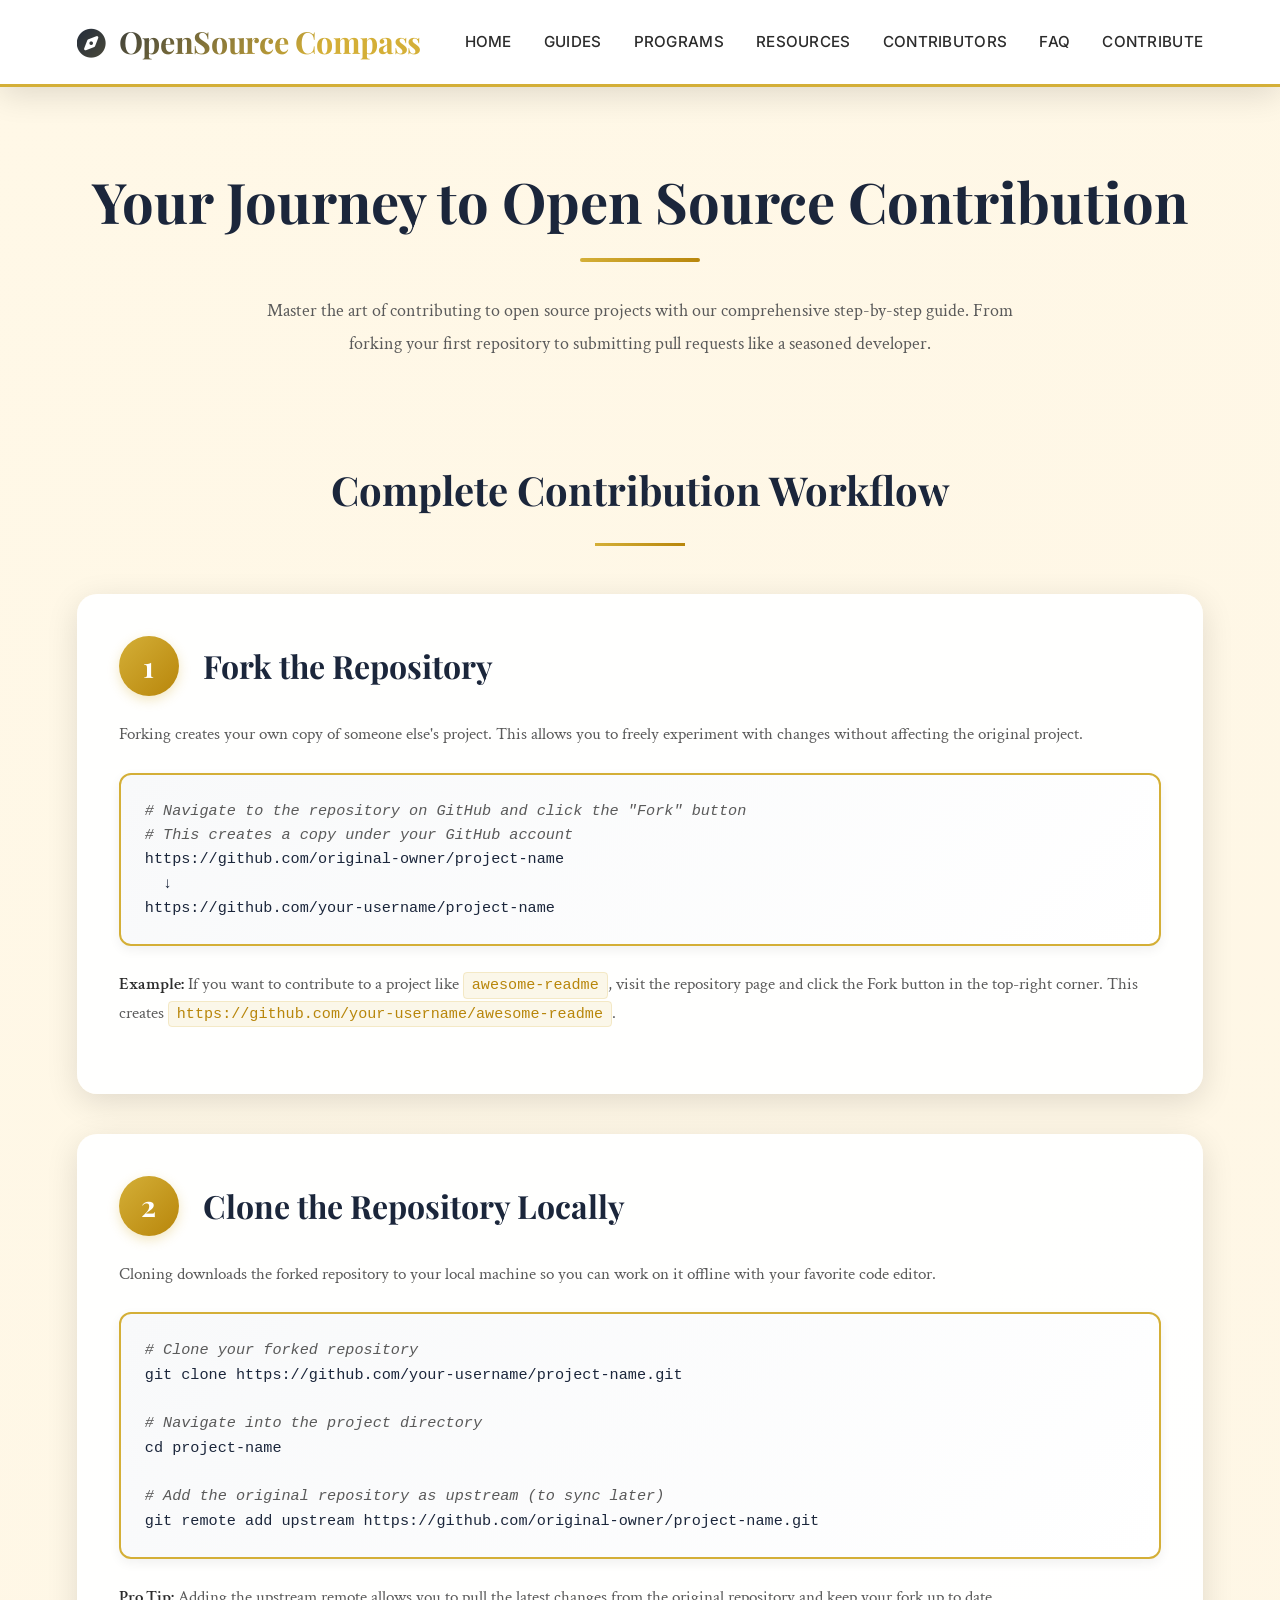
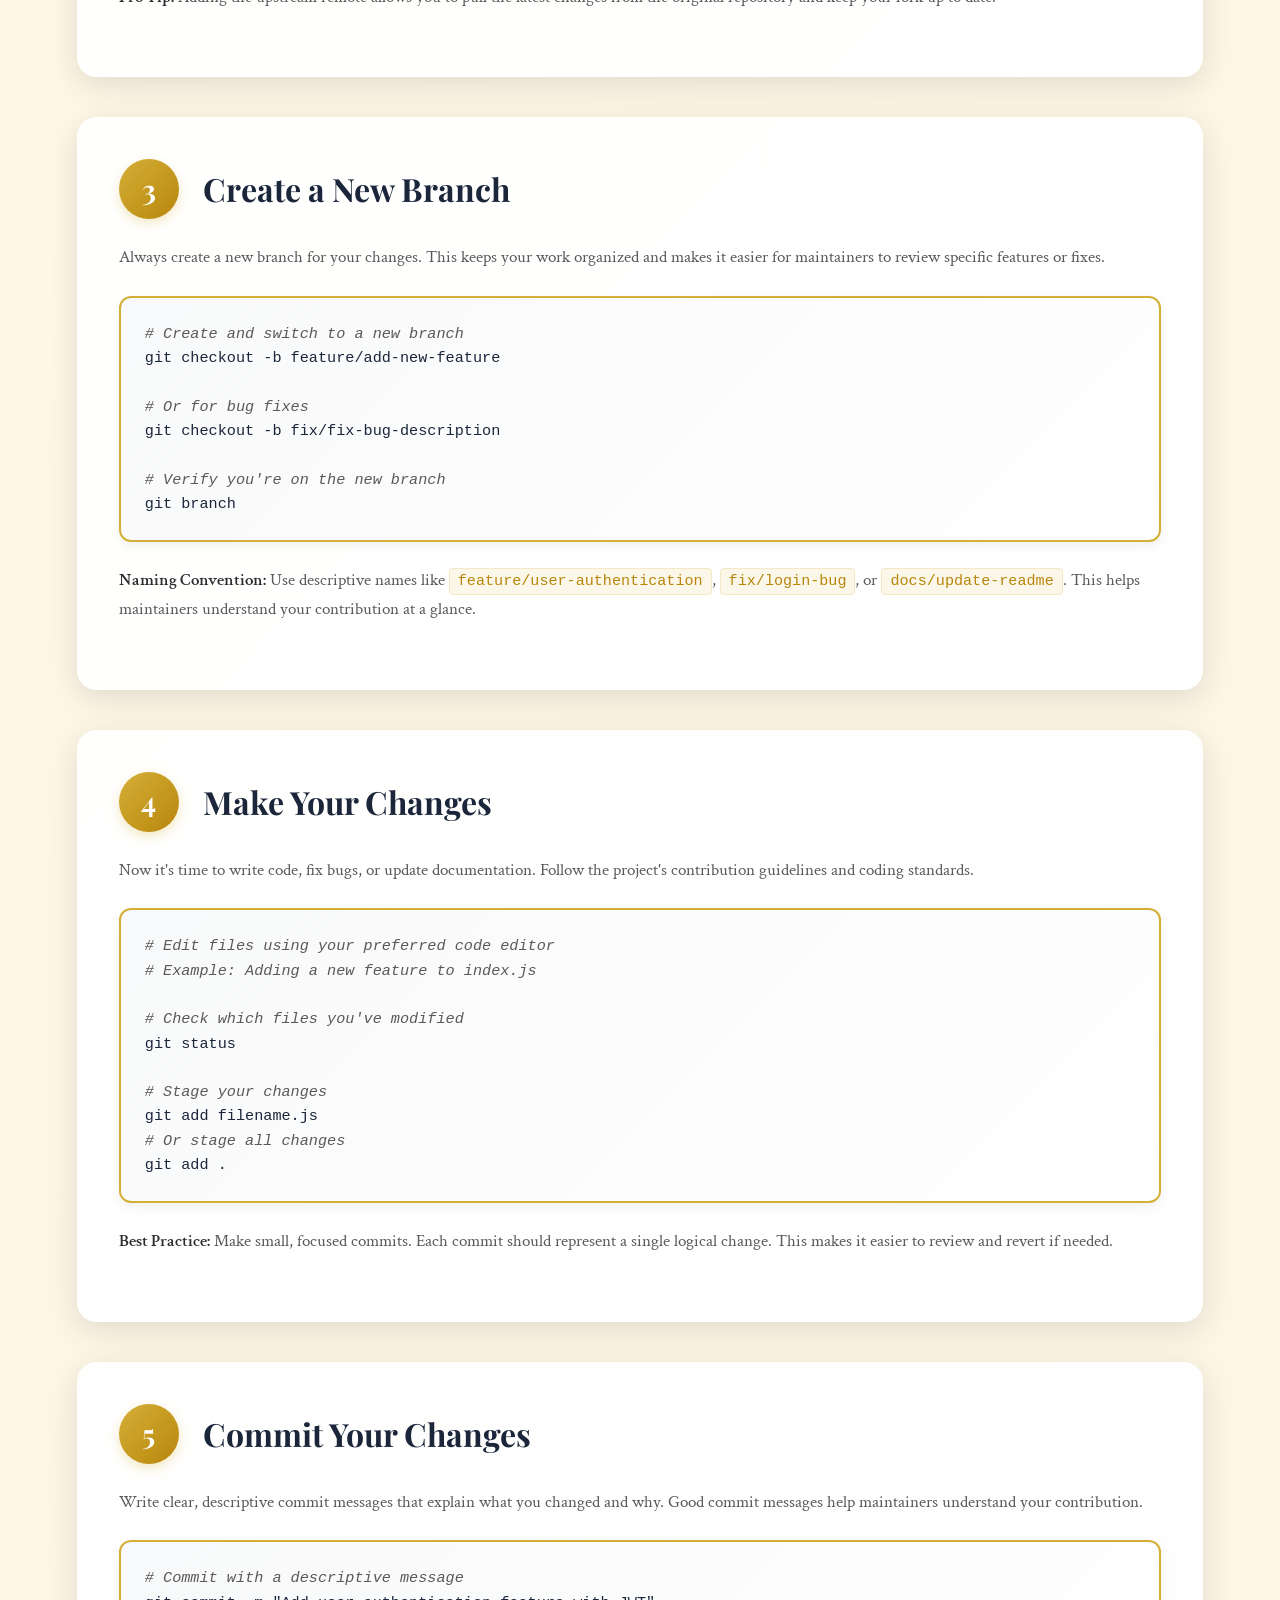
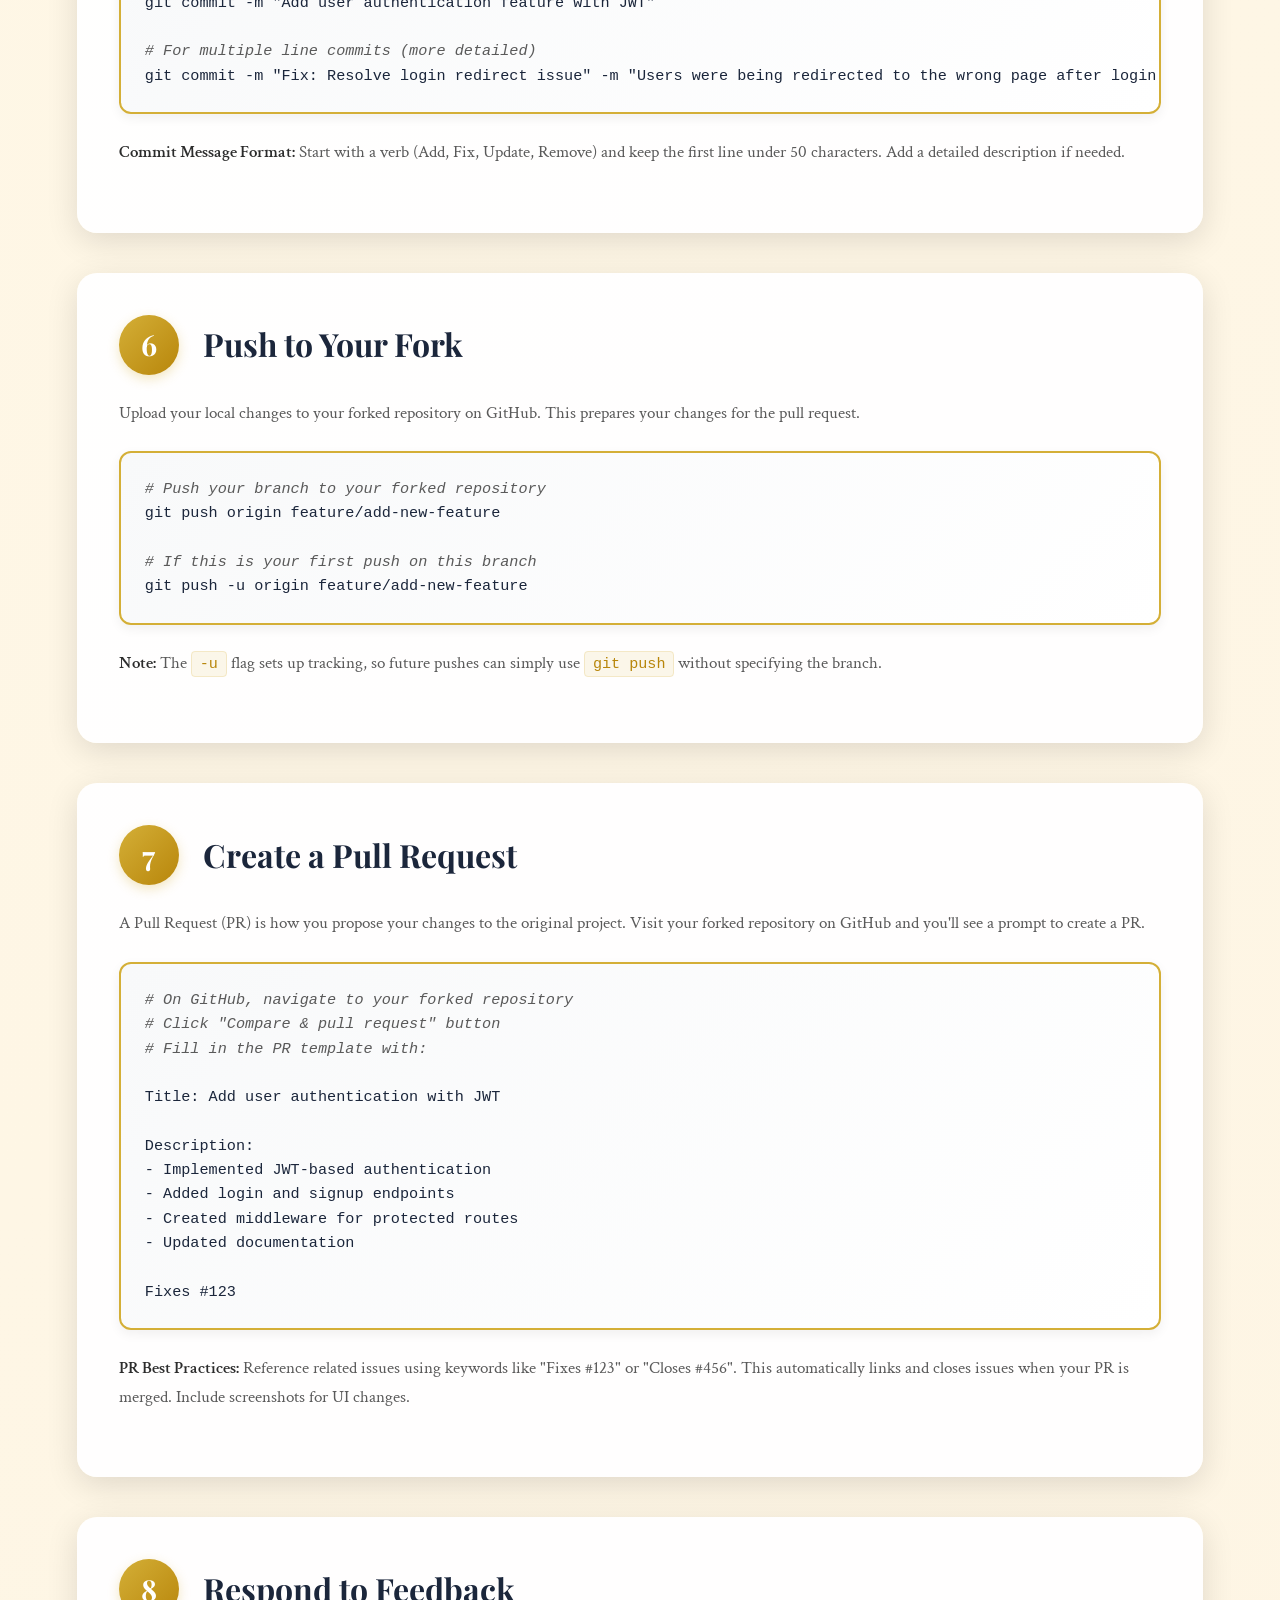
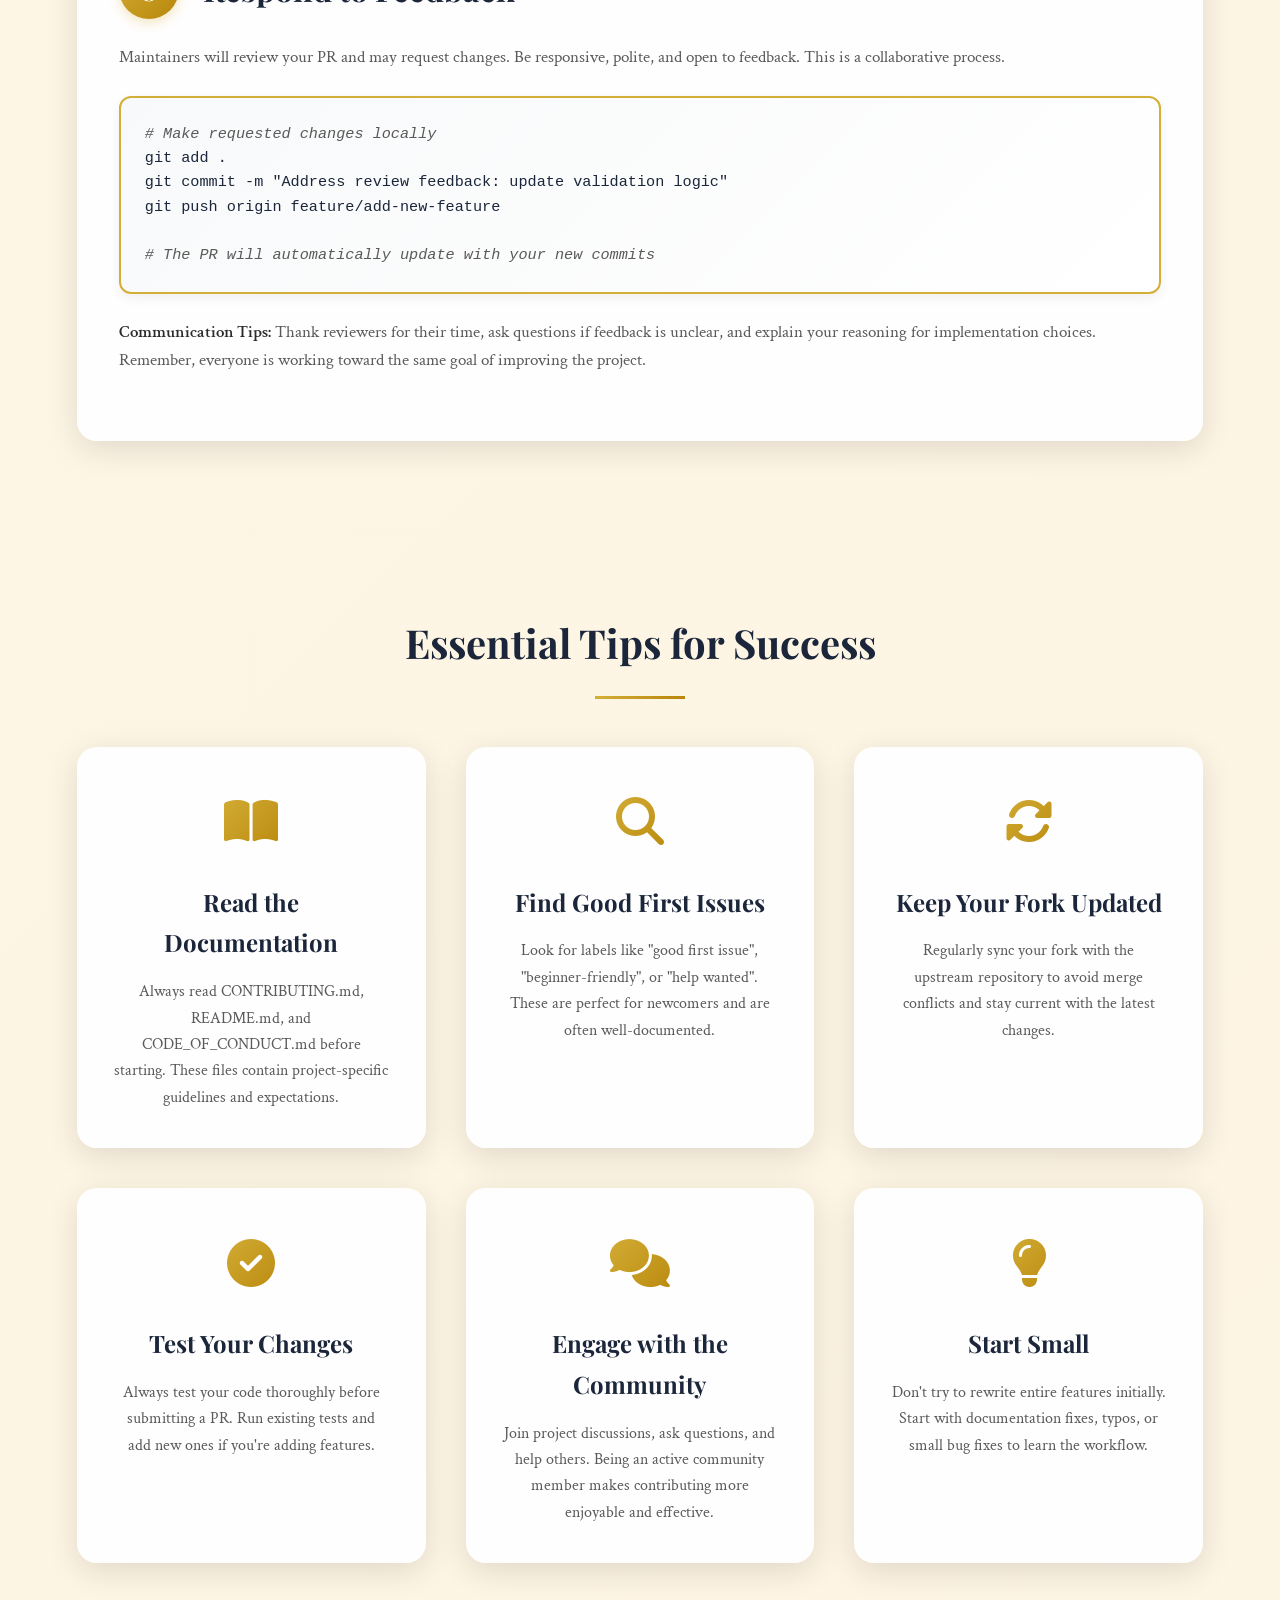
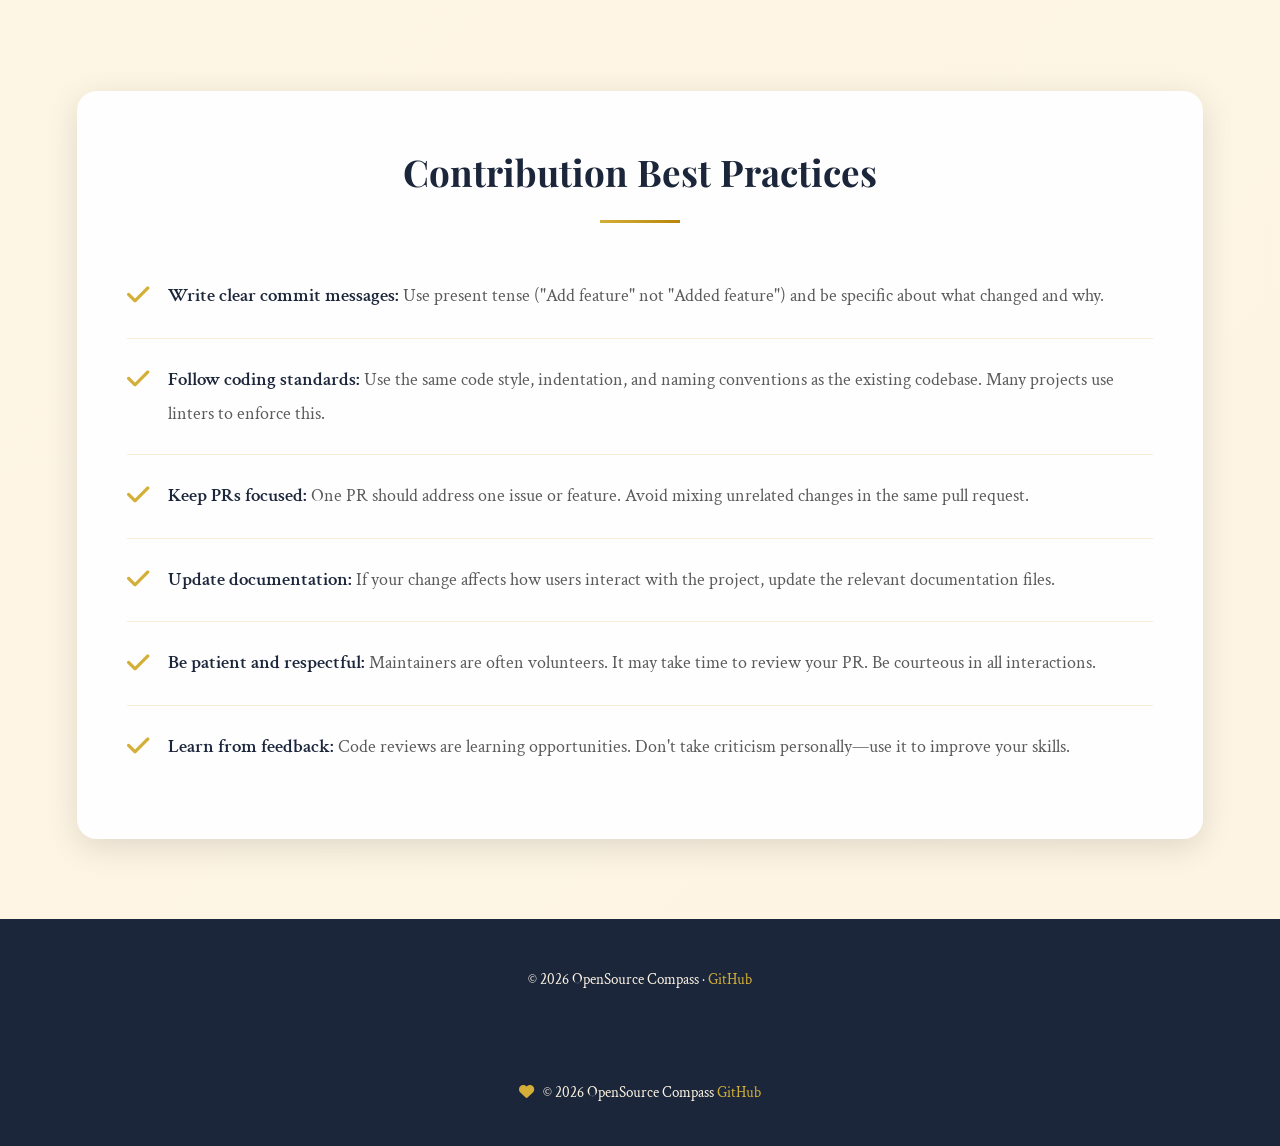
<file: frontend/pages/Contribute.html>
<!DOCTYPE html>
<html lang="en">
<head>
  <meta charset="UTF-8" />
  <title>How to Contribute - OpenSource Compass</title>
  <link rel="icon" href="../library/assets/favicon.png" type="image/png" />
  <meta name="viewport" content="width=device-width, initial-scale=1.0" />
  <link
    rel="stylesheet"
    href="https://cdnjs.cloudflare.com/ajax/libs/font-awesome/6.5.1/css/all.min.css"
  />
  <link rel="preconnect" href="https://fonts.googleapis.com" />
  <link rel="preconnect" href="https://fonts.gstatic.com" crossorigin />
  <link
    href="https://fonts.googleapis.com/css2?family=Playfair+Display:wght@400;600;700&family=Crimson+Text:wght@400;600&family=Inter:wght@400;500;600&display=swap"
    rel="stylesheet"
  />

  <!-- CSS -->
  <link rel="stylesheet" href="../css/contribute.css" />
</head>

<body>
  <!-- Navbar -->
  <header>
    <div class="navbar-container">
      <h1>
        <i class="fas fa-compass" style="color: var(--primary-gold); margin-right: 0.4rem"></i>
        OpenSource Compass
      </h1>
      <div class="nav-links">
        <a href="../../index.html">Home</a>
        <a href="./guides.html">Guides</a>
        <a href="./programs.html">Programs</a>
        <a href="./Resources.html">Resources</a>
        <a href="./contributors.html">Contributors</a>
        <a href="./faq.html">FAQ</a>
        <a href="./Contribute.html">Contribute</a>
      </div>
    </div>
  </header>

  <!-- Main Content -->
  <main>
    <!-- Hero Section -->
    <div class="hero-section">
      <h2>Your Journey to Open Source Contribution</h2>
      <p>Master the art of contributing to open source projects with our comprehensive step-by-step guide. From forking your first repository to submitting pull requests like a seasoned developer.</p>
    </div>

    <!-- Steps Section -->
    <div class="steps-container">
      <h2 class="section-title">Complete Contribution Workflow</h2>

      <!-- Step 1 -->
      <div class="step">
        <div class="step-header">
          <div class="step-number">1</div>
          <h3>Fork the Repository</h3>
        </div>
        <div class="step-content">
          <p>Forking creates your own copy of someone else's project. This allows you to freely experiment with changes without affecting the original project.</p>
          <div class="code-block">
            <pre><span class="code-comment"># Navigate to the repository on GitHub and click the "Fork" button</span>
<span class="code-comment"># This creates a copy under your GitHub account</span>
https://github.com/original-owner/project-name
  ↓
https://github.com/your-username/project-name</pre>
          </div>
          <p><strong>Example:</strong> If you want to contribute to a project like <code>awesome-readme</code>, visit the repository page and click the Fork button in the top-right corner. This creates <code>https://github.com/your-username/awesome-readme</code>.</p>
        </div>
      </div>

      <!-- Step 2 -->
      <div class="step">
        <div class="step-header">
          <div class="step-number">2</div>
          <h3>Clone the Repository Locally</h3>
        </div>
        <div class="step-content">
          <p>Cloning downloads the forked repository to your local machine so you can work on it offline with your favorite code editor.</p>
          <div class="code-block">
            <pre><span class="code-comment"># Clone your forked repository</span>
git clone https://github.com/your-username/project-name.git

<span class="code-comment"># Navigate into the project directory</span>
cd project-name

<span class="code-comment"># Add the original repository as upstream (to sync later)</span>
git remote add upstream https://github.com/original-owner/project-name.git</pre>
          </div>
          <p><strong>Pro Tip:</strong> Adding the upstream remote allows you to pull the latest changes from the original repository and keep your fork up to date.</p>
        </div>
      </div>

      <!-- Step 3 -->
      <div class="step">
        <div class="step-header">
          <div class="step-number">3</div>
          <h3>Create a New Branch</h3>
        </div>
        <div class="step-content">
          <p>Always create a new branch for your changes. This keeps your work organized and makes it easier for maintainers to review specific features or fixes.</p>
          <div class="code-block">
            <pre><span class="code-comment"># Create and switch to a new branch</span>
git checkout -b feature/add-new-feature

<span class="code-comment"># Or for bug fixes</span>
git checkout -b fix/fix-bug-description

<span class="code-comment"># Verify you're on the new branch</span>
git branch</pre>
          </div>
          <p><strong>Naming Convention:</strong> Use descriptive names like <code>feature/user-authentication</code>, <code>fix/login-bug</code>, or <code>docs/update-readme</code>. This helps maintainers understand your contribution at a glance.</p>
        </div>
      </div>

      <!-- Step 4 -->
      <div class="step">
        <div class="step-header">
          <div class="step-number">4</div>
          <h3>Make Your Changes</h3>
        </div>
        <div class="step-content">
          <p>Now it's time to write code, fix bugs, or update documentation. Follow the project's contribution guidelines and coding standards.</p>
          <div class="code-block">
            <pre><span class="code-comment"># Edit files using your preferred code editor</span>
<span class="code-comment"># Example: Adding a new feature to index.js</span>

<span class="code-comment"># Check which files you've modified</span>
git status

<span class="code-comment"># Stage your changes</span>
git add filename.js
<span class="code-comment"># Or stage all changes</span>
git add .</pre>
          </div>
          <p><strong>Best Practice:</strong> Make small, focused commits. Each commit should represent a single logical change. This makes it easier to review and revert if needed.</p>
        </div>
      </div>

      <!-- Step 5 -->
      <div class="step">
        <div class="step-header">
          <div class="step-number">5</div>
          <h3>Commit Your Changes</h3>
        </div>
        <div class="step-content">
          <p>Write clear, descriptive commit messages that explain what you changed and why. Good commit messages help maintainers understand your contribution.</p>
          <div class="code-block">
            <pre><span class="code-comment"># Commit with a descriptive message</span>
git commit -m "Add user authentication feature with JWT"

<span class="code-comment"># For multiple line commits (more detailed)</span>
git commit -m "Fix: Resolve login redirect issue" -m "Users were being redirected to the wrong page after login. Updated the routing logic to fix this."</pre>
          </div>
          <p><strong>Commit Message Format:</strong> Start with a verb (Add, Fix, Update, Remove) and keep the first line under 50 characters. Add a detailed description if needed.</p>
        </div>
      </div>

      <!-- Step 6 -->
      <div class="step">
        <div class="step-header">
          <div class="step-number">6</div>
          <h3>Push to Your Fork</h3>
        </div>
        <div class="step-content">
          <p>Upload your local changes to your forked repository on GitHub. This prepares your changes for the pull request.</p>
          <div class="code-block">
            <pre><span class="code-comment"># Push your branch to your forked repository</span>
git push origin feature/add-new-feature

<span class="code-comment"># If this is your first push on this branch</span>
git push -u origin feature/add-new-feature</pre>
          </div>
          <p><strong>Note:</strong> The <code>-u</code> flag sets up tracking, so future pushes can simply use <code>git push</code> without specifying the branch.</p>
        </div>
      </div>

      <!-- Step 7 -->
      <div class="step">
        <div class="step-header">
          <div class="step-number">7</div>
          <h3>Create a Pull Request</h3>
        </div>
        <div class="step-content">
          <p>A Pull Request (PR) is how you propose your changes to the original project. Visit your forked repository on GitHub and you'll see a prompt to create a PR.</p>
          <div class="code-block">
            <pre><span class="code-comment"># On GitHub, navigate to your forked repository</span>
<span class="code-comment"># Click "Compare & pull request" button</span>
<span class="code-comment"># Fill in the PR template with:</span>

Title: Add user authentication with JWT

Description:
- Implemented JWT-based authentication
- Added login and signup endpoints
- Created middleware for protected routes
- Updated documentation

Fixes #123</pre>
          </div>
          <p><strong>PR Best Practices:</strong> Reference related issues using keywords like "Fixes #123" or "Closes #456". This automatically links and closes issues when your PR is merged. Include screenshots for UI changes.</p>
        </div>
      </div>

      <!-- Step 8 -->
      <div class="step">
        <div class="step-header">
          <div class="step-number">8</div>
          <h3>Respond to Feedback</h3>
        </div>
        <div class="step-content">
          <p>Maintainers will review your PR and may request changes. Be responsive, polite, and open to feedback. This is a collaborative process.</p>
          <div class="code-block">
            <pre><span class="code-comment"># Make requested changes locally</span>
git add .
git commit -m "Address review feedback: update validation logic"
git push origin feature/add-new-feature

<span class="code-comment"># The PR will automatically update with your new commits</span></pre>
          </div>
          <p><strong>Communication Tips:</strong> Thank reviewers for their time, ask questions if feedback is unclear, and explain your reasoning for implementation choices. Remember, everyone is working toward the same goal of improving the project.</p>
        </div>
      </div>
    </div>

    <!-- Tips Section -->
    <div class="tips-section">
      <h2 class="section-title">Essential Tips for Success</h2>
      <div class="tips-grid">
        <div class="tip-card">
          <div class="tip-icon"><i class="fas fa-book-open"></i></div>
          <h4>Read the Documentation</h4>
          <p>Always read CONTRIBUTING.md, README.md, and CODE_OF_CONDUCT.md before starting. These files contain project-specific guidelines and expectations.</p>
        </div>

        <div class="tip-card">
          <div class="tip-icon"><i class="fas fa-search"></i></div>
          <h4>Find Good First Issues</h4>
          <p>Look for labels like "good first issue", "beginner-friendly", or "help wanted". These are perfect for newcomers and are often well-documented.</p>
        </div>

        <div class="tip-card">
          <div class="tip-icon"><i class="fas fa-sync-alt"></i></div>
          <h4>Keep Your Fork Updated</h4>
          <p>Regularly sync your fork with the upstream repository to avoid merge conflicts and stay current with the latest changes.</p>
        </div>

        <div class="tip-card">
          <div class="tip-icon"><i class="fas fa-check-circle"></i></div>
          <h4>Test Your Changes</h4>
          <p>Always test your code thoroughly before submitting a PR. Run existing tests and add new ones if you're adding features.</p>
        </div>

        <div class="tip-card">
          <div class="tip-icon"><i class="fas fa-comments"></i></div>
          <h4>Engage with the Community</h4>
          <p>Join project discussions, ask questions, and help others. Being an active community member makes contributing more enjoyable and effective.</p>
        </div>

        <div class="tip-card">
          <div class="tip-icon"><i class="fas fa-lightbulb"></i></div>
          <h4>Start Small</h4>
          <p>Don't try to rewrite entire features initially. Start with documentation fixes, typos, or small bug fixes to learn the workflow.</p>
        </div>
      </div>
    </div>

    <!-- Best Practices -->
    <div class="best-practices">
      <div class="practices-container">
        <h3>Contribution Best Practices</h3>
        <ul class="practice-list">
          <li>
            <i class="fas fa-check"></i>
            <span><strong>Write clear commit messages:</strong> Use present tense ("Add feature" not "Added feature") and be specific about what changed and why.</span>
          </li>
          <li>
            <i class="fas fa-check"></i>
            <span><strong>Follow coding standards:</strong> Use the same code style, indentation, and naming conventions as the existing codebase. Many projects use linters to enforce this.</span>
          </li>
          <li>
            <i class="fas fa-check"></i>
            <span><strong>Keep PRs focused:</strong> One PR should address one issue or feature. Avoid mixing unrelated changes in the same pull request.</span>
          </li>
          <li>
            <i class="fas fa-check"></i>
            <span><strong>Update documentation:</strong> If your change affects how users interact with the project, update the relevant documentation files.</span>
          </li>
          <li>
            <i class="fas fa-check"></i>
            <span><strong>Be patient and respectful:</strong> Maintainers are often volunteers. It may take time to review your PR. Be courteous in all interactions.</span>
          </li>
          <li>
            <i class="fas fa-check"></i>
            <span><strong>Learn from feedback:</strong> Code reviews are learning opportunities. Don't take criticism personally—use it to improve your skills.</span>
          </li>
        </ul>
      </div>
    </div>
  </main>


  <!-- Footer -->
  <footer>
    <p>
      © 2026 OpenSource Compass ·
      <a href="https://github.com/sayeeg-11/opensource-compass">GitHub</a>
    </p>
  </footer>
  <script src="../js/main.js"></script>

  <button id="scrollTopBtn" title="Back to Top">
   <i class="fas fa-chevron-up"></i>
  </button>

  <div id="footer"></div>

  <script src="../js/components.js"></script>
  <script src="../js/theme.js"></script>

</body>
</html>
</file>
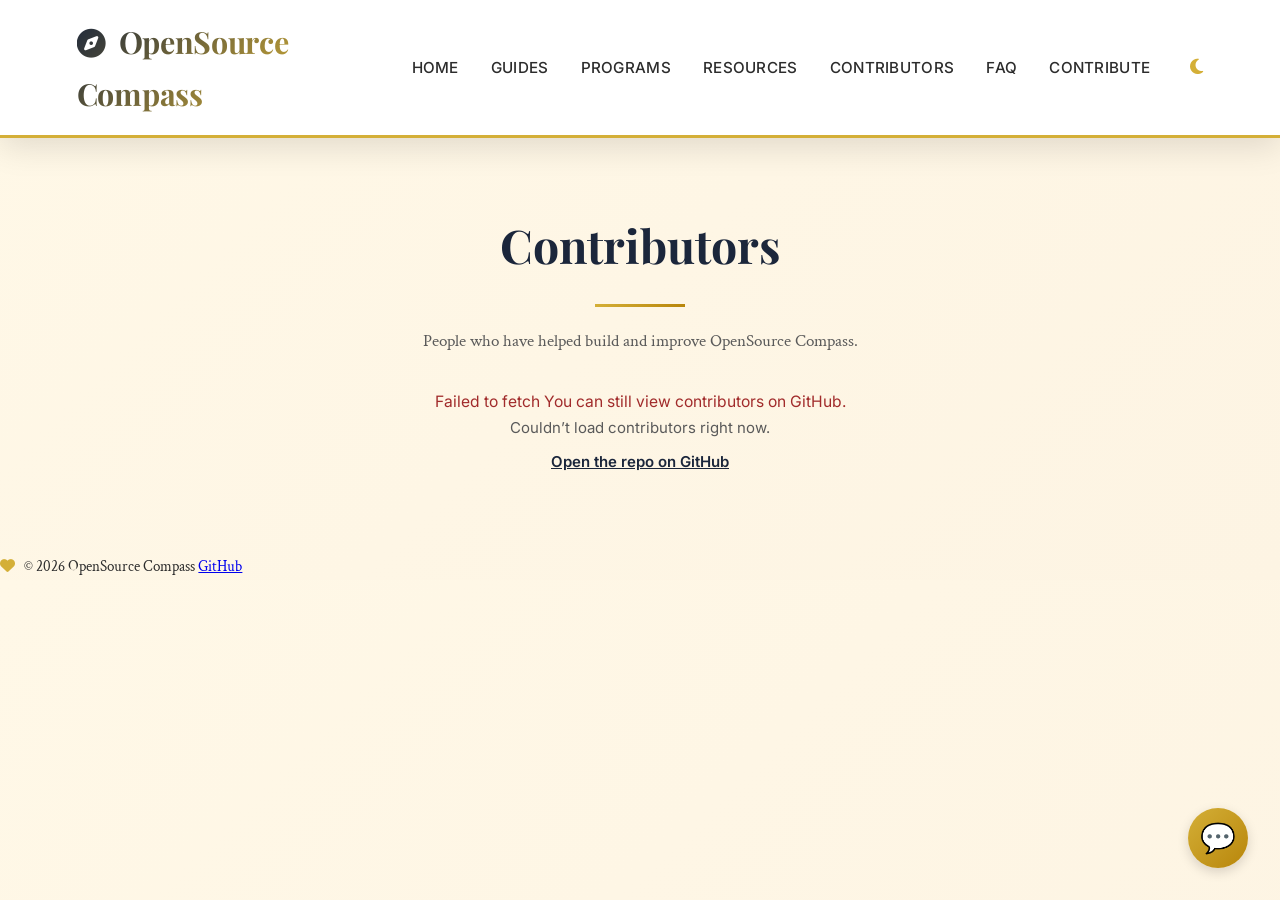
<file: frontend/pages/contributors.html>
<!DOCTYPE html>
<html lang="en">
<head>
  <meta charset="UTF-8" />
  <title>OpenSource Compass</title>
  <link rel="icon" href="../library/assets/favicon.png" type="image/png" />
  <meta name="viewport" content="width=device-width, initial-scale=1.0" />

  <!-- Font Awesome (REQUIRED for logo) -->
  <link
    rel="stylesheet"
    href="https://cdnjs.cloudflare.com/ajax/libs/font-awesome/6.5.1/css/all.min.css"
  />

  <link
    href="https://fonts.googleapis.com/css2?family=Playfair+Display:wght@400;600;700&family=Crimson+Text:wght@400;600&family=Inter:wght@400;500;600&display=swap"
    rel="stylesheet"
  />

  <!-- Global CSS -->
  <link rel="stylesheet" href="../css/style.css" />
  <link rel="stylesheet" href="../css/contributors.css" />
  <link rel="stylesheet" href="../css/chatbot.css" /> 
</head>


  <body class="contributors-page">
    <div id="navbar"></div>

    <main>
      <section class="contributors-section">
        <h3>Contributors</h3>
        <p>People who have helped build and improve OpenSource Compass.</p>

        <div class="contributors-status" id="contributors-status" aria-live="polite"></div>

        <div class="contributors-grid" id="contributors-grid" aria-live="polite"></div>
      </section>
    </main>

    <div id="footer"></div>

    <script src="../js/components.js"></script>
    <script src="../js/theme.js"></script>
    <script src="../js/contributors.js"></script>
  
  <script src="../js/chatbot.js"></script>
  <script src="../js/main.js"></script>

  <button id="scrollTopBtn" title="Back to Top">
   <i class="fas fa-chevron-up"></i>
  </button
  </body>
</html>
</file>
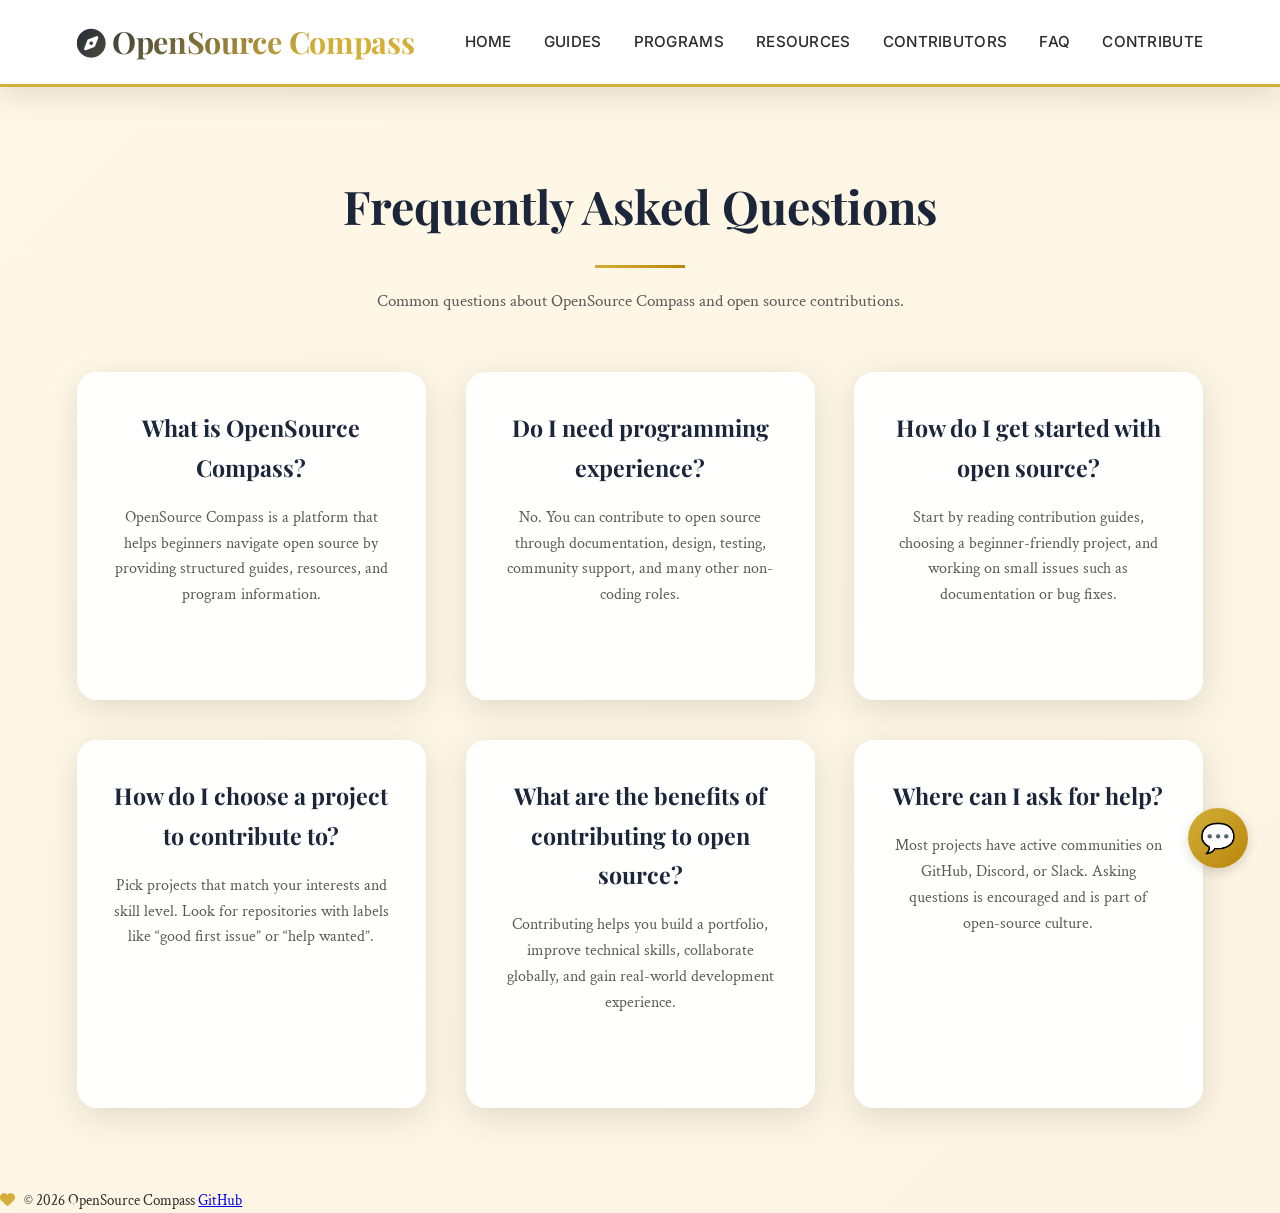
<file: frontend/pages/faq.html>
<!DOCTYPE html>
<html lang="en">
<head>
  <meta charset="UTF-8" />
  <title>OpenSource Compass - FAQ</title>
  <link rel="icon" href="../library/assets/favicon.png" type="image/png" />
  <meta name="viewport" content="width=device-width, initial-scale=1.0" />

  <link
    rel="stylesheet"
    href="https://cdnjs.cloudflare.com/ajax/libs/font-awesome/6.5.1/css/all.min.css"
  />

  <link
    href="https://fonts.googleapis.com/css2?family=Playfair+Display:wght@400;600;700&family=Crimson+Text:wght@400;600&family=Inter:wght@400;500;600&display=swap"
    rel="stylesheet"
  />

  <link rel="stylesheet" href="../css/style.css" />
  <link rel="stylesheet" href="../css/chatbot.css" />
</head>

<body>

<!-- Navbar copied EXACTLY from home.html -->
  <header>
      <div class="navbar-container">
        <h1>
          <i
            class="fas fa-compass"
            style="color: var(--primary-gold); margin-right: 0.4rem"
          ></i
          >OpenSource Compass
        </h1>
        <div class="nav-links">
          <a href="../../index.html">Home</a>
          <a href="./guides.html">Guides</a>
          <a href="./programs.html">Programs</a>
          <a href="./Resources.html">Resources</a>
          <a href="./contributors.html">Contributors</a>
          <a href="./faq.html">FAQ</a>
          <a href="./Contribute.html">Contribute</a>
        </div>
      </div>
    </header>
<main>
    <section>
      <h3>Frequently Asked Questions</h3>
      <p>Common questions about OpenSource Compass and open source contributions.</p>

      <div class="card-grid">
        <div class="card">
          <h4>What is OpenSource Compass?</h4>
          <p>OpenSource Compass is a platform that helps beginners navigate open source by providing structured guides, resources, and program information.</p>
        </div>

        <div class="card">
          <h4>Do I need programming experience?</h4>
          <p>No. You can contribute to open source through documentation, design, testing, community support, and many other non-coding roles.</p>
        </div>

        <div class="card">
          <h4>How do I get started with open source?</h4>
          <p>Start by reading contribution guides, choosing a beginner-friendly project, and working on small issues such as documentation or bug fixes.</p>
        </div>

        <div class="card">
          <h4>How do I choose a project to contribute to?</h4>
          <p>Pick projects that match your interests and skill level. Look for repositories with labels like “good first issue” or “help wanted”.</p>
        </div>

        <div class="card">
          <h4>What are the benefits of contributing to open source?</h4>
          <p>Contributing helps you build a portfolio, improve technical skills, collaborate globally, and gain real-world development experience.</p>
        </div>

        <div class="card">
          <h4>Where can I ask for help?</h4>
          <p>Most projects have active communities on GitHub, Discord, or Slack. Asking questions is encouraged and is part of open-source culture.</p>
        </div>
      </div>
    </section>
  </main>

<div id="footer"></div>



  <script src="../js/components.js"></script>
  
  <script src="../js/theme.js"></script>
  
  <script src="../js/chatbot.js"></script>
  <script src="../js/main.js"></script>

  <button id="scrollTopBtn" title="Back to Top">
   <i class="fas fa-chevron-up"></i>
  </button>
</body>
</html>
</file>
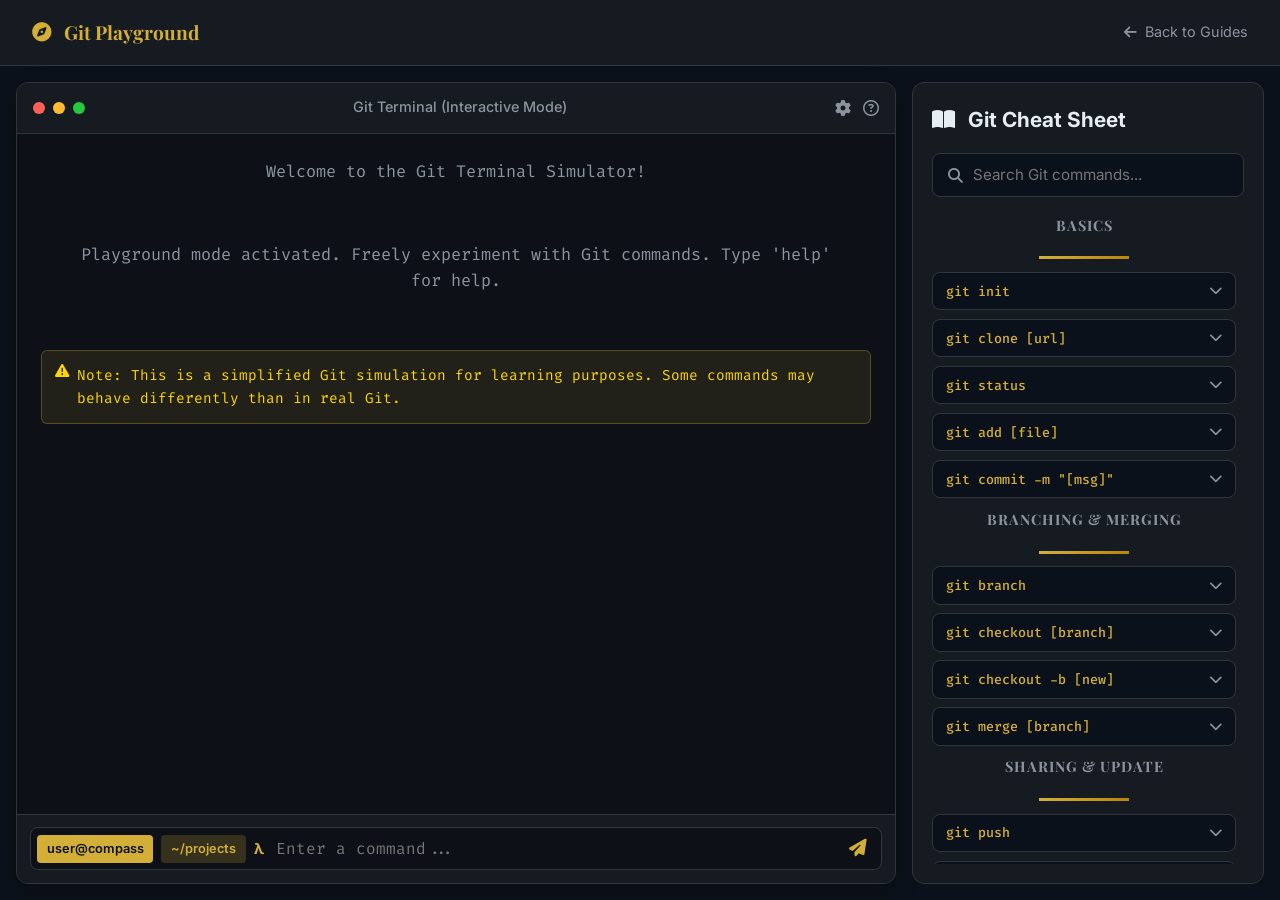
<file: frontend/pages/git-playground.html>
<!DOCTYPE html>
<html lang="en">

<head>
    <meta charset="UTF-8">
    <meta name="viewport" content="width=device-width, initial-scale=1.0">
    <title>Git Playground | OpenSource Compass</title>
    <!-- Font Awesome -->
    <link rel="stylesheet" href="https://cdnjs.cloudflare.com/ajax/libs/font-awesome/6.4.0/css/all.min.css">
    <!-- Google Fonts -->
    <link
        href="https://fonts.googleapis.com/css2?family=Crimson+Text:wght@400;600&family=Playfair+Display:wght@700&family=Inter:wght@400;500;600;700&family=Fira+Code:wght@400;500&display=swap"
        rel="stylesheet">
    <!-- Styles -->
    <link rel="stylesheet" href="../css/style.css">
    <link rel="stylesheet" href="../css/git-playground.css?v=1.0.3">
</head>

<body class="playground-page">
    <!-- Navbar (Simplified) -->
    <nav class="playground-nav">
        <div class="nav-brand">
            <i class="fas fa-compass"></i>
            <span>Git Playground</span>
        </div>
        <a href="guides.html" class="nav-back">
            <i class="fas fa-arrow-left"></i> Back to Guides
        </a>
    </nav>

    <div class="playground-wrapper">


        <div class="main-layout">
            <!-- Left Panel: Terminal -->
            <section class="terminal-section">
                <div class="terminal-window">
                    <div class="terminal-bar">
                        <div class="window-controls">
                            <span class="control red"></span>
                            <span class="control yellow"></span>
                            <span class="control green"></span>
                        </div>
                        <div class="window-title">Git Terminal (Interactive Mode)</div>
                        <div class="window-actions">
                            <i class="fas fa-cog" id="settings-btn" title="Settings"></i>
                            <i class="far fa-question-circle" id="help-btn" title="Help"></i>
                        </div>
                    </div>

                    <div class="terminal-body" id="terminal-output">
                        <div class="welcome-msg">
                            <p>Welcome to the Git Terminal Simulator!</p>
                            <p>Playground mode activated. Freely experiment with Git commands. Type 'help' for help.</p>
                            <div class="warning-box">
                                <i class="fas fa-exclamation-triangle"></i>
                                <span>Note: This is a simplified Git simulation for learning purposes. Some commands may
                                    behave differently than in real Git.</span>
                            </div>
                        </div>
                    </div>

                    <div class="terminal-input-area">
                        <div class="input-group">
                            <span class="prompt-pill user">user@compass</span>
                            <span class="prompt-pill dir">~/projects</span>
                            <span class="prompt-symbol">λ</span>
                            <input type="text" id="command-input" placeholder="Enter a command..." autocomplete="off">
                            <button id="send-btn" title="Run Command"><i class="fas fa-paper-plane"></i></button>
                        </div>
                    </div>
                </div>
            </section>

            <!-- Right Panel: Cheat Sheet -->
            <section class="cheatsheet-section">
                <div class="cheatsheet-card">
                    <div class="cheatsheet-header">
                        <h2><i class="fas fa-book-open"></i> Git Cheat Sheet</h2>
                    </div>

                    <div class="search-box">
                        <i class="fas fa-search"></i>
                        <input type="text" id="cheat-search" placeholder="Search Git commands...">
                    </div>

                    <div class="cheat-list" id="cheat-list">
                        <!-- Cheat items will be populated/managed here -->

                        <div class="cheat-group">
                            <h3 class="group-title">Basics</h3>
                            <div class="cheat-item">
                                <button class="cheat-toggle">
                                    <code>git init</code>
                                    <i class="fas fa-chevron-down"></i>
                                </button>
                                <div class="cheat-details">
                                    <p>Initialize a new Git repository.</p>
                                </div>
                            </div>
                            <div class="cheat-item">
                                <button class="cheat-toggle">
                                    <code>git clone [url]</code>
                                    <i class="fas fa-chevron-down"></i>
                                </button>
                                <div class="cheat-details">
                                    <p>Clone a repository into a new directory.</p>
                                </div>
                            </div>
                            <div class="cheat-item">
                                <button class="cheat-toggle">
                                    <code>git status</code>
                                    <i class="fas fa-chevron-down"></i>
                                </button>
                                <div class="cheat-details">
                                    <p>Show the working tree status.</p>
                                </div>
                            </div>
                            <div class="cheat-item">
                                <button class="cheat-toggle">
                                    <code>git add [file]</code>
                                    <i class="fas fa-chevron-down"></i>
                                </button>
                                <div class="cheat-details">
                                    <p>Add file contents to the index.</p>
                                </div>
                            </div>
                            <div class="cheat-item">
                                <button class="cheat-toggle">
                                    <code>git commit -m "[msg]"</code>
                                    <i class="fas fa-chevron-down"></i>
                                </button>
                                <div class="cheat-details">
                                    <p>Record changes to the repository.</p>
                                </div>
                            </div>
                        </div>

                        <div class="cheat-group">
                            <h3 class="group-title">Branching & Merging</h3>
                            <div class="cheat-item">
                                <button class="cheat-toggle">
                                    <code>git branch</code>
                                    <i class="fas fa-chevron-down"></i>
                                </button>
                                <div class="cheat-details">
                                    <p>List, create, or delete branches.</p>
                                </div>
                            </div>
                            <div class="cheat-item">
                                <button class="cheat-toggle">
                                    <code>git checkout [branch]</code>
                                    <i class="fas fa-chevron-down"></i>
                                </button>
                                <div class="cheat-details">
                                    <p>Switch branches or restore working tree files.</p>
                                </div>
                            </div>
                            <div class="cheat-item">
                                <button class="cheat-toggle">
                                    <code>git checkout -b [new]</code>
                                    <i class="fas fa-chevron-down"></i>
                                </button>
                                <div class="cheat-details">
                                    <p>Create a new branch and switch to it immediately.</p>
                                </div>
                            </div>
                            <div class="cheat-item">
                                <button class="cheat-toggle">
                                    <code>git merge [branch]</code>
                                    <i class="fas fa-chevron-down"></i>
                                </button>
                                <div class="cheat-details">
                                    <p>Join two or more development histories together.</p>
                                </div>
                            </div>
                        </div>

                        <div class="cheat-group">
                            <h3 class="group-title">Sharing & Update</h3>
                            <div class="cheat-item">
                                <button class="cheat-toggle">
                                    <code>git push</code>
                                    <i class="fas fa-chevron-down"></i>
                                </button>
                                <div class="cheat-details">
                                    <p>Update remote refs along with associated objects.</p>
                                </div>
                            </div>
                            <div class="cheat-item">
                                <button class="cheat-toggle">
                                    <code>git pull</code>
                                    <i class="fas fa-chevron-down"></i>
                                </button>
                                <div class="cheat-details">
                                    <p>Fetch from and integrate with another repository.</p>
                                </div>
                            </div>
                            <div class="cheat-item">
                                <button class="cheat-toggle">
                                    <code>git remote -v</code>
                                    <i class="fas fa-chevron-down"></i>
                                </button>
                                <div class="cheat-details">
                                    <p>Show the remote URLs.</p>
                                </div>
                            </div>
                        </div>

                        <div class="cheat-group">
                            <h3 class="group-title">Inspection</h3>
                            <div class="cheat-item">
                                <button class="cheat-toggle">
                                    <code>git log</code>
                                    <i class="fas fa-chevron-down"></i>
                                </button>
                                <div class="cheat-details">
                                    <p>Show commit logs.</p>
                                </div>
                            </div>
                            <div class="cheat-item">
                                <button class="cheat-toggle">
                                    <code>git diff</code>
                                    <i class="fas fa-chevron-down"></i>
                                </button>
                                <div class="cheat-details">
                                    <p>Show changes between commits, commit and working tree, etc.</p>
                                </div>
                            </div>
                            <div class="cheat-item">
                                <button class="cheat-toggle">
                                    <code>git show [commit]</code>
                                    <i class="fas fa-chevron-down"></i>
                                </button>
                                <div class="cheat-details">
                                    <p>Show various types of objects.</p>
                                </div>
                            </div>
                        </div>

                        <div class="cheat-group">
                            <h3 class="group-title">Advanced</h3>
                            <div class="cheat-item">
                                <button class="cheat-toggle">
                                    <code>git stash</code>
                                    <i class="fas fa-chevron-down"></i>
                                </button>
                                <div class="cheat-details">
                                    <p>Stash the changes in a dirty working directory away.</p>
                                </div>
                            </div>
                            <div class="cheat-item">
                                <button class="cheat-toggle">
                                    <code>git reset</code>
                                    <i class="fas fa-chevron-down"></i>
                                </button>
                                <div class="cheat-details">
                                    <p>Reset current HEAD to the specified state.</p>
                                </div>
                            </div>
                        </div>

                    </div>
                </div>
            </section>
        </div>
    </div>

    <!-- Settings Modal -->
    <div id="settings-modal" class="modal-overlay">
        <div class="modal">
            <div class="modal-header">
                <h3>Settings</h3>
                <button class="modal-close-btn" data-modal="settings-modal">&times;</button>
            </div>
            <div class="modal-body">
                <div class="setting-item">
                    <label for="theme-select">Theme</label>
                    <select id="theme-select">
                        <option value="default" selected>Navy & Gold (Default)</option>
                        <option value="matrix">Matrix (Green & Black)</option>
                    </select>
                </div>
                <div class="setting-item">
                    <label for="speed-select">Response Speed</label>
                    <select id="speed-select">
                        <option value="instant">Instant (0ms)</option>
                        <option value="fast">Fast (100ms)</option>
                        <option value="normal" selected>Normal (300ms)</option>
                        <option value="realistic">Realistic (800ms)</option>
                    </select>
                </div>
                <div class="setting-item">
                    <label for="font-size-select">Terminal Font Size</label>
                    <select id="font-size-select">
                        <option value="small">Small</option>
                        <option value="medium" selected>Medium</option>
                        <option value="large">Large</option>
                    </select>
                </div>
                <div class="setting-item">
                    <button id="clear-history-btn" class="danger-btn">Clear History & Reset</button>
                </div>
            </div>
        </div>
    </div>

    <!-- Help Modal -->
    <div id="help-modal" class="modal-overlay">
        <div class="modal">
            <div class="modal-header">
                <h3>How It Works</h3>
                <button class="modal-close-btn" data-modal="help-modal">&times;</button>
            </div>
            <div class="modal-body">
                <p><strong>Welcome to Git Playground!</strong></p>
                <p>This tool is designed to help you practice Git commands in a safe, simulated environment. You can
                    type commands in the terminal on the left and see the results instantly, without worrying about
                    breaking anything.</p>

                <h4><i class="fas fa-desktop"></i> Interface Guide</h4>
                <ul class="help-list">
                    <li><strong>Terminal:</strong> The main area where you type and execute Git commands.</li>
                    <li><strong>Cheat Sheet:</strong> Click on any command in the right panel to see what it does.</li>
                    <li><strong>Status Bar:</strong> Shows your current user (<code>user@compass</code>) and branch.
                    </li>
                </ul>

                <h4><i class="fas fa-stream"></i> How to Use</h4>
                <ul class="help-list">
                    <li><i class="fas fa-chevron-right"></i> Type <code>git init</code> to start a new project.</li>
                    <li><i class="fas fa-chevron-right"></i> Use <code>git status</code> to check for changes.</li>
                    <li><i class="fas fa-chevron-right"></i> Type <code>git add .</code> to stage all your files.</li>
                    <li><i class="fas fa-chevron-right"></i> Type <code>git commit -m "message"</code> to save changes.
                    </li>
                </ul>

                <h4><i class="fas fa-lightbulb"></i> Handy Tips</h4>
                <ul class="help-list">
                    <li><i class="fas fa-info-circle"></i> Press the <strong>Up Arrow</strong> key to repeat your last
                        command.</li>
                    <li><i class="fas fa-info-circle"></i> Type <code>clear</code> to wipe the terminal screen clean.
                    </li>
                    <li><i class="fas fa-info-circle"></i> Check <strong>Settings</strong> to change the theme or font
                        size.</li>
                </ul>
            </div>
        </div>
    </div>

    <script src="../js/git-playground.js?v=1.0.3"></script>
</body>

</html>
</file>
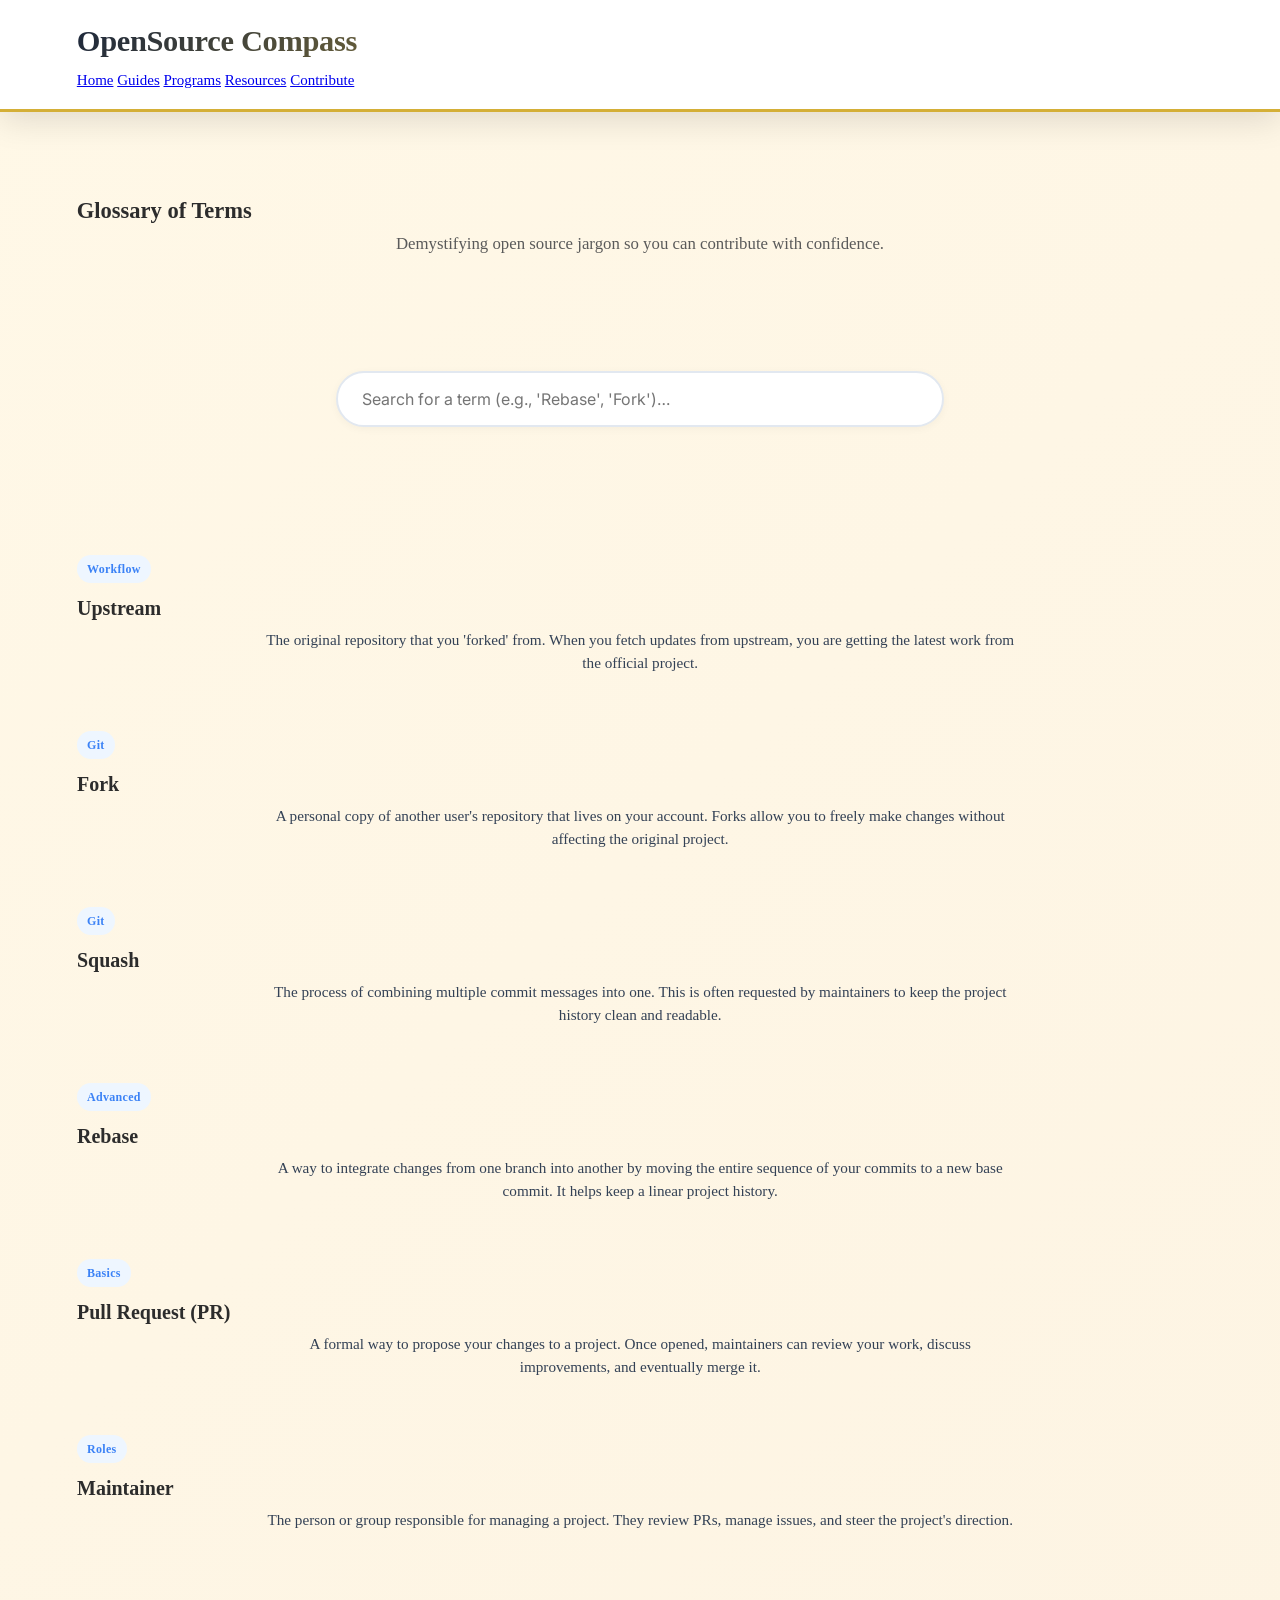
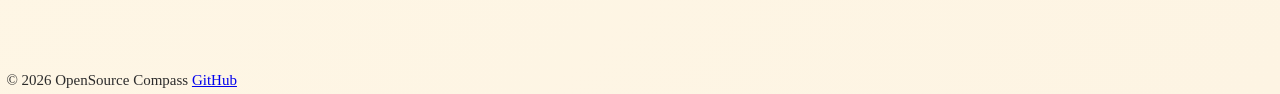
<file: frontend/pages/glossary.html>
<!DOCTYPE html>
<html lang="en">
<head>
    <meta charset="UTF-8" />
    <meta name="viewport" content="width=device-width, initial-scale=1.0" />
    <title>Glossary | OpenSource Compass</title>
  <link rel="icon" href="../library/assets/favicon.png" type="image/png" />
    <link href="https://fonts.googleapis.com/css2?family=Inter:wght@400;500;600;700&display=swap" rel="stylesheet" />
    <link rel="stylesheet" href="../css/style.css" />
    <link rel="stylesheet" href="../css/navigation.css" />
    <link rel="stylesheet" href="../css/resources.css" />
    <style>
        /* Enhanced Glossary-Specific Styles */
        .glossary-search {
            max-width: 640px;
            margin: -24px auto 48px;
            padding: 0 16px;
            position: relative;
        }

        .glossary-search input {
            width: 100%;
            padding: 16px 24px;
            border-radius: 48px;
            border: 2px solid #e2e8f0;
            font-size: 1rem;
            font-family: 'Inter', sans-serif;
            outline: none;
            transition: all 0.3s ease;
            box-shadow: 0 2px 8px rgba(0, 0, 0, 0.04);
        }

        .glossary-search input:focus {
            border-color: var(--secondary-blue);
            box-shadow: 0 4px 12px rgba(77, 150, 255, 0.15);
        }

        .term-card {
            opacity: 0;
            transform: translateY(12px);
            animation: fadeInUp 0.4s ease forwards;
            transition: transform 0.25s ease, box-shadow 0.25s ease;
            will-change: transform;
        }

        .term-card.visible {
            opacity: 1;
            transform: translateY(0);
        }

        .term-card:hover {
            transform: translateY(-4px);
            box-shadow: 0 8px 20px rgba(0, 0, 0, 0.08);
        }

        .term-card h4 {
            color: var(--primary-blue);
            font-size: 1.25rem;
            margin-bottom: 8px;
            font-weight: 600;
            line-height: 1.3;
        }

        .term-tag {
            display: inline-block;
            font-size: 0.75rem;
            font-weight: 600;
            background: #eef6ff;
            color: #3b82f6;
            padding: 4px 10px;
            border-radius: 20px;
            margin-bottom: 12px;
            letter-spacing: 0.3px;
        }

        .term-card p {
            font-size: 0.95rem;
            line-height: 1.5;
            color: #334155;
        }

        /* Empty state */
        .glossary-empty {
            grid-column: 1 / -1;
            text-align: center;
            padding: 48px 16px;
            opacity: 0;
            animation: fadeIn 0.4s ease forwards;
        }

        .glossary-empty h3 {
            color: #64748b;
            margin-bottom: 8px;
        }

        .glossary-empty p {
            color: #94a3b8;
            max-width: 400px;
            margin: 0 auto;
        }

        /* Animations */
        @keyframes fadeInUp {
            from {
                opacity: 0;
                transform: translateY(12px);
            }
            to {
                opacity: 1;
                transform: translateY(0);
            }
        }

        @keyframes fadeIn {
            from { opacity: 0; }
            to { opacity: 1; }
        }

        /* Responsive spacing */
        @media (max-width: 768px) {
            .glossary-search {
                margin-top: -16px;
                margin-bottom: 32px;
            }
            .resources-hero h2 {
                font-size: 1.8rem;
            }
        }
    </style>
</head>
<body>
    <header>
        <h1>OpenSource Compass</h1>
        <nav>
            <a href="/index.html">Home</a>
            <a href="guides.html">Guides</a>
            <a href="programs.html">Programs</a>
            <a href="Resources.html" class="active">Resources</a>
            <a href="Contribute.html">Contribute</a>
        </nav>
    </header>

    <main>
        <section class="resources-hero">
            <h2>Glossary of Terms</h2>
            <p>Demystifying open source jargon so you can contribute with confidence.</p>
        </section>

        <div class="glossary-search">
            <input type="text" id="glossarySearch" placeholder="Search for a term (e.g., 'Rebase', 'Fork')…" autocomplete="off" />
        </div>

        <section class="resources-grid" id="glossaryGrid">
            <!-- Cards will be rendered here dynamically for better control -->
        </section>
    </main>

    <div id="footer"></div>

    <script>
        // Glossary data — structured for maintainability and future expansion
        const glossaryData = [
            { tag: "Workflow", term: "Upstream", def: "The original repository that you 'forked' from. When you fetch updates from upstream, you are getting the latest work from the official project." },
            { tag: "Git", term: "Fork", def: "A personal copy of another user's repository that lives on your account. Forks allow you to freely make changes without affecting the original project." },
            { tag: "Git", term: "Squash", def: "The process of combining multiple commit messages into one. This is often requested by maintainers to keep the project history clean and readable." },
            { tag: "Advanced", term: "Rebase", def: "A way to integrate changes from one branch into another by moving the entire sequence of your commits to a new base commit. It helps keep a linear project history." },
            { tag: "Basics", term: "Pull Request (PR)", def: "A formal way to propose your changes to a project. Once opened, maintainers can review your work, discuss improvements, and eventually merge it." },
            { tag: "Roles", term: "Maintainer", def: "The person or group responsible for managing a project. They review PRs, manage issues, and steer the project's direction." }
        ];

        const glossaryGrid = document.getElementById('glossaryGrid');
        const searchInput = document.getElementById('glossarySearch');

        // Render all cards with staggered animation
        function renderCards(terms = glossaryData) {
            glossaryGrid.innerHTML = '';
            if (terms.length === 0) {
                glossaryGrid.innerHTML = `
                    <div class="glossary-empty">
                        <h3>No matching terms</h3>
                        <p>Try a different keyword like “commit”, “branch”, or “merge”.</p>
                    </div>
                `;
                return;
            }

            terms.forEach((item, index) => {
                const card = document.createElement('article');
                card.className = 'resource-card term-card';
                card.style.animationDelay = `${index * 0.08}s`; // Staggered entrance
                card.innerHTML = `
                    <span class="term-tag">${item.tag}</span>
                    <h4>${item.term}</h4>
                    <p>${item.def}</p>
                `;
                glossaryGrid.appendChild(card);
            });

            // Trigger initial visibility
            setTimeout(() => {
                document.querySelectorAll('.term-card').forEach(card => card.classList.add('visible'));
            }, 100);
        }

        // Debounced search handler
        let searchTimeout;
        searchInput.addEventListener('input', (e) => {
            clearTimeout(searchTimeout);
            const query = e.target.value.trim().toLowerCase();

            searchTimeout = setTimeout(() => {
                if (query === '') {
                    renderCards();
                } else {
                    const filtered = glossaryData.filter(item =>
                        item.term.toLowerCase().includes(query) ||
                        item.def.toLowerCase().includes(query) ||
                        item.tag.toLowerCase().includes(query)
                    );
                    renderCards(filtered);
                }
            }, 150); // Slight debounce for performance
        });

        // Initial render
        renderCards();
    </script>

    <script src="../js/main.js"></script>

  <button id="scrollTopBtn" title="Back to Top">
   <i class="fas fa-chevron-up"></i>
  </button>

    <script src="../js/components.js"></script>
    <script src="../js/theme.js"></script>

</body>
</html>
</file>
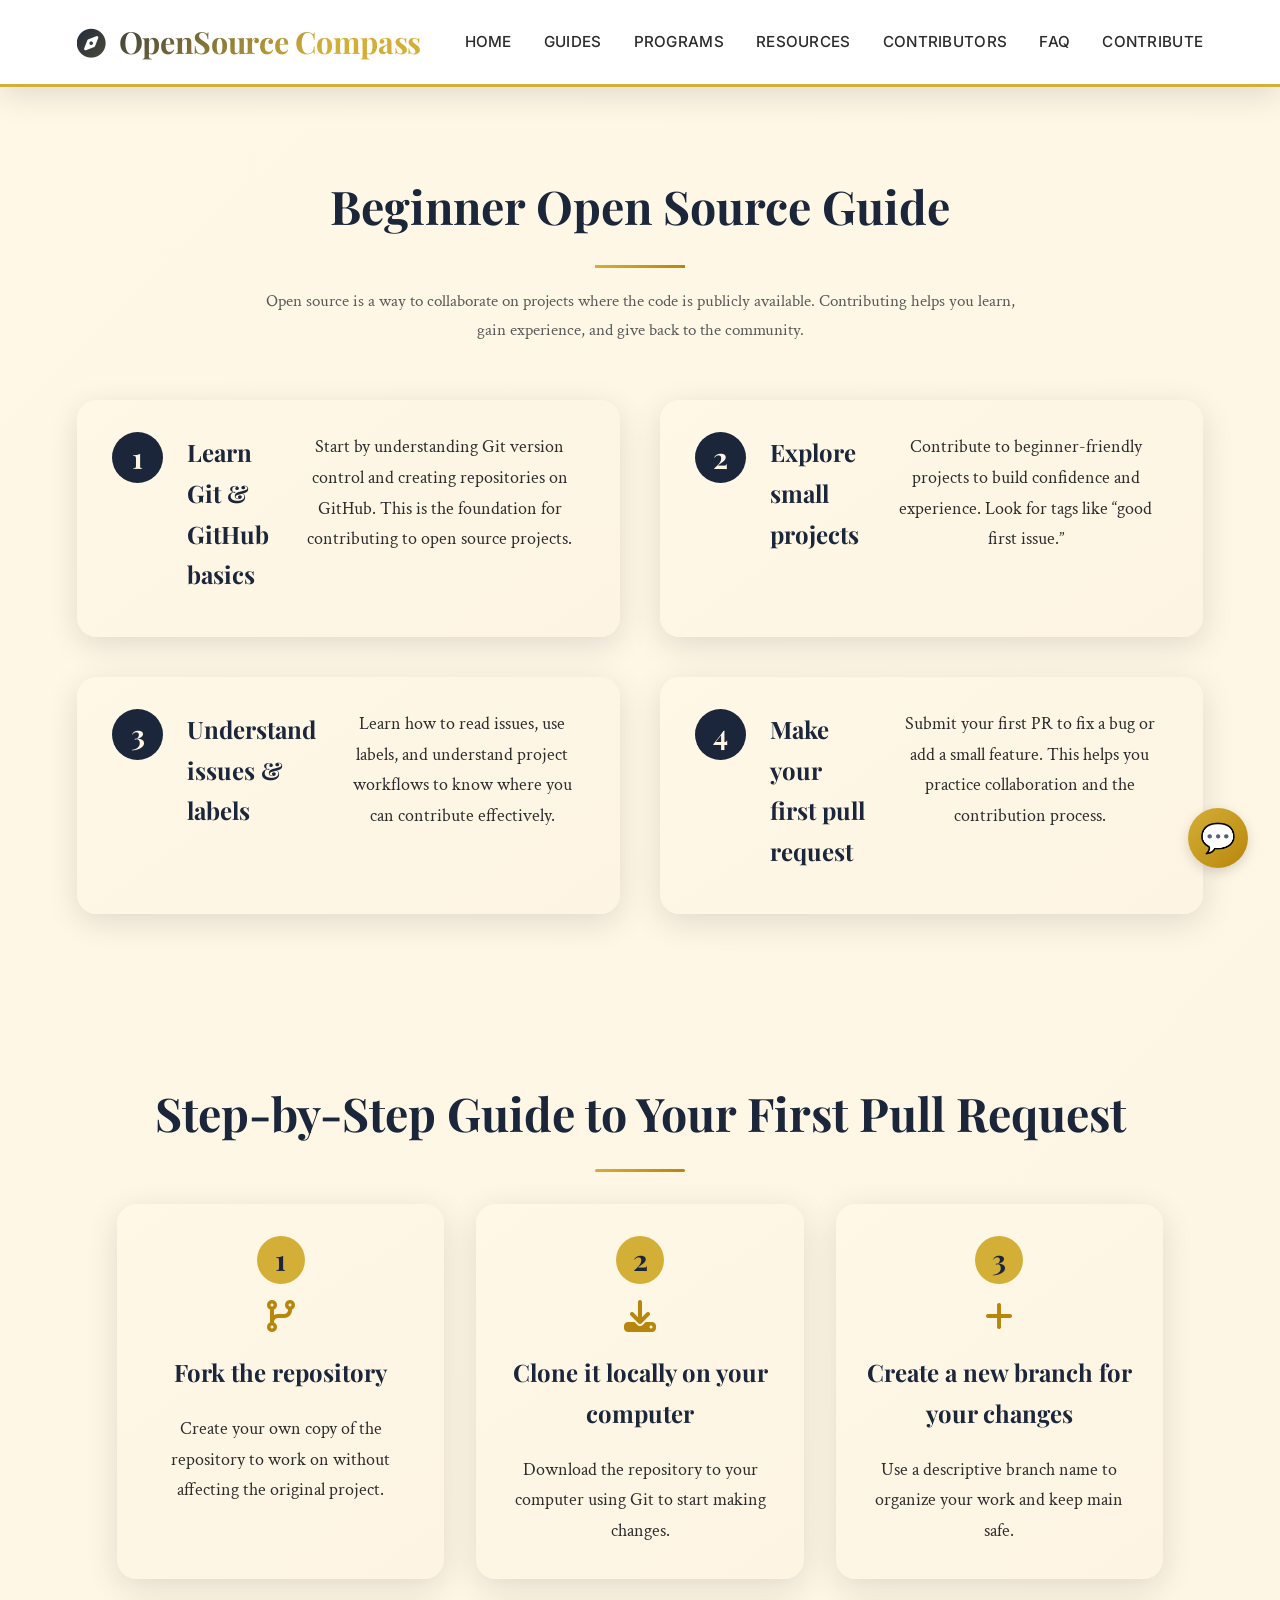
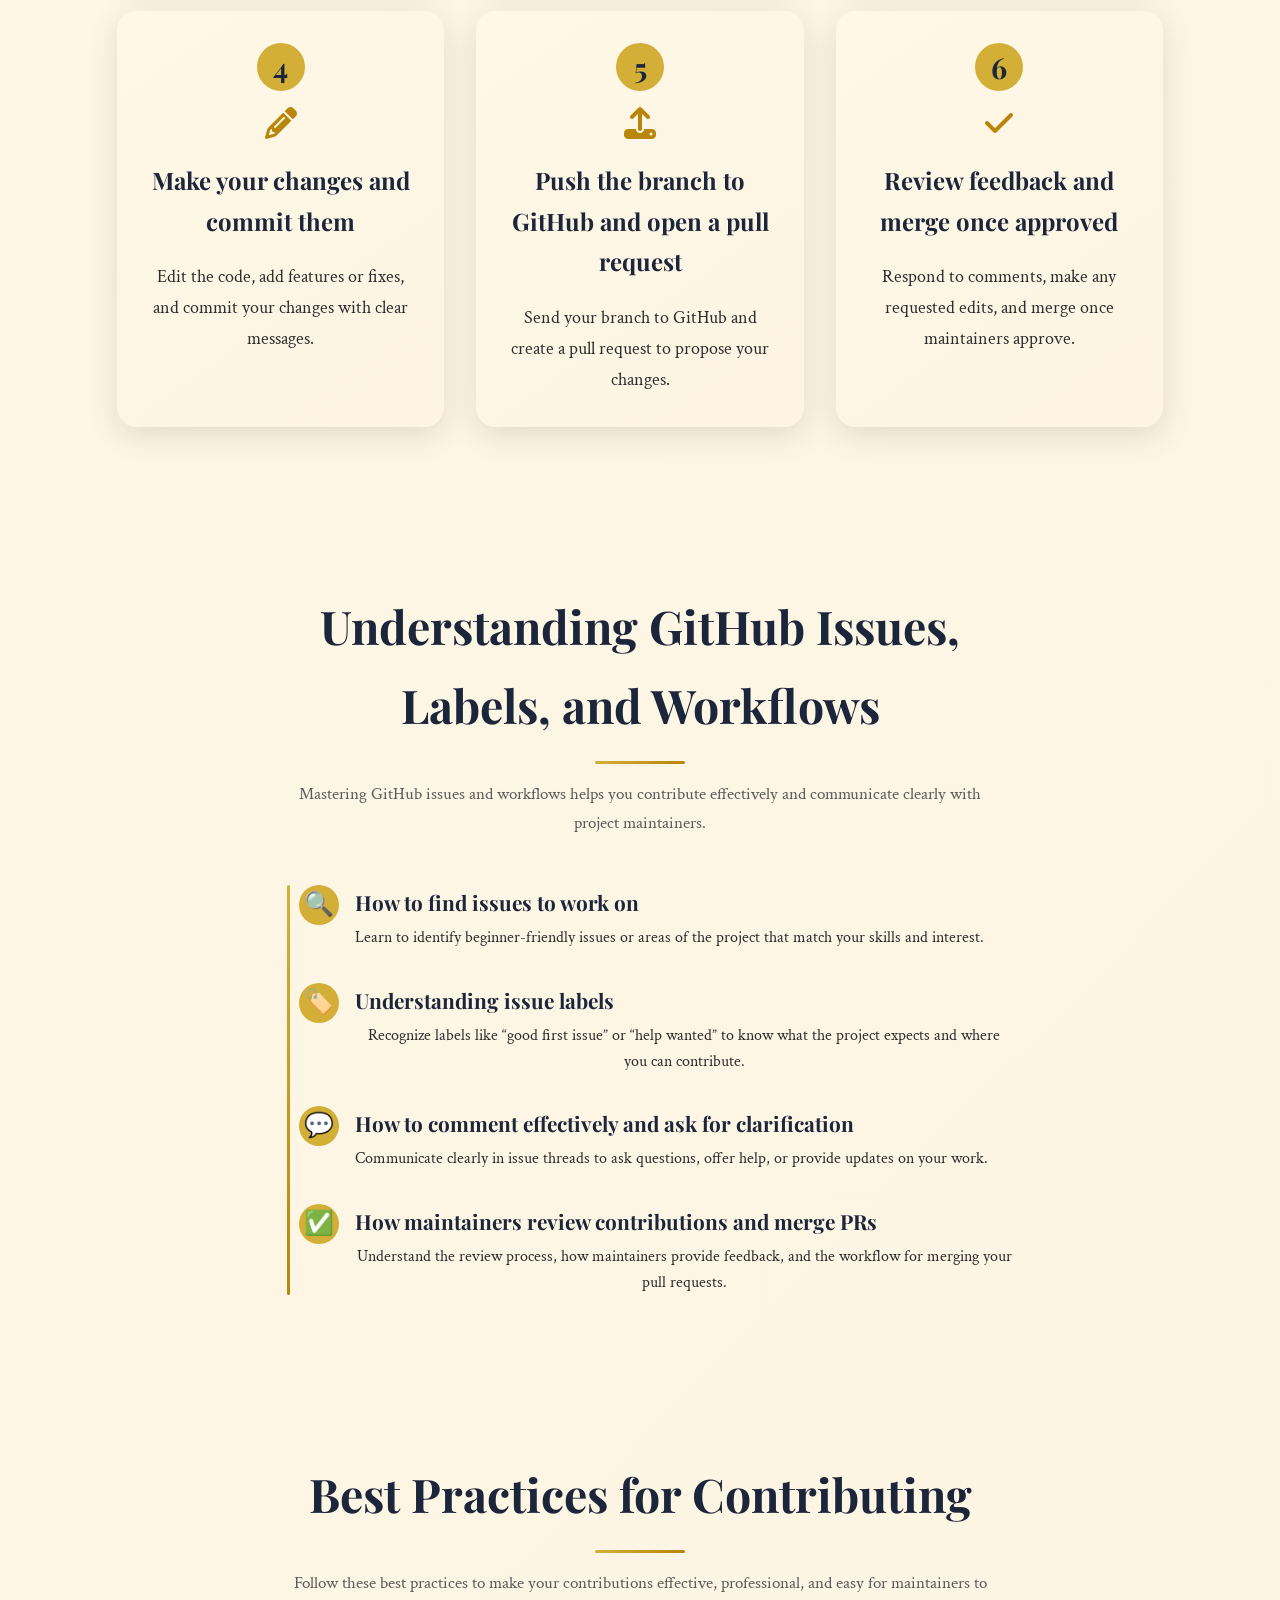
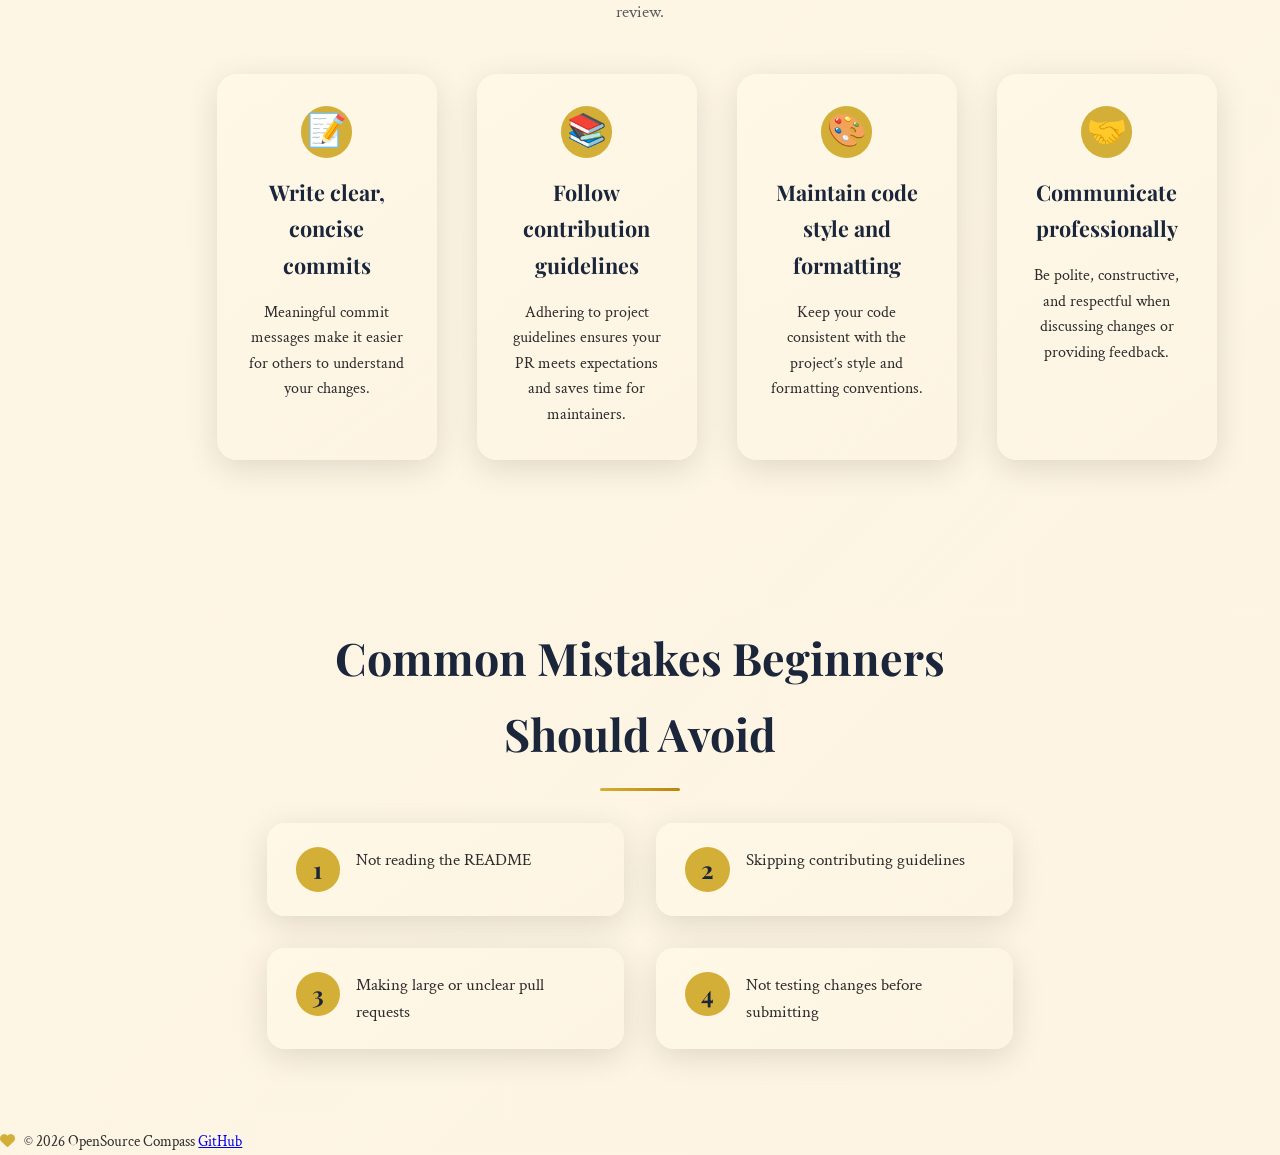
<file: frontend/pages/guides.html>
<!DOCTYPE html>
<html lang="en">

<head>
  <meta charset="UTF-8" />
  <title>OpenSource Compass</title>
  <link rel="icon" href="../library/assets/favicon.png" type="image/png" />
  <meta name="viewport" content="width=device-width, initial-scale=1.0" />

  <!-- Font Awesome (REQUIRED for logo) -->
  <link rel="stylesheet" href="https://cdnjs.cloudflare.com/ajax/libs/font-awesome/6.5.1/css/all.min.css" />

  <link
    href="https://fonts.googleapis.com/css2?family=Playfair+Display:wght@400;600;700&family=Crimson+Text:wght@400;600&family=Inter:wght@400;500;600&display=swap"
    rel="stylesheet" />

  <!-- Global CSS -->
  <link rel="stylesheet" href="../css/guides.css" />
  <link rel="stylesheet" href="../css/style.css" />
  <link rel="stylesheet" href="../css/chatbot.css" />
</head>

<body>

  <!-- Navbar copied EXACTLY from home.html -->
  <header>
    <div class="navbar-container">
      <h1>
        <i class="fas fa-compass" style="color: var(--primary-gold); margin-right: 0.4rem"></i>
        OpenSource Compass
      </h1>
      <div class="nav-links">
        <a href="../../index.html">Home</a>
        <a href="./guides.html">Guides</a>
        <a href="./programs.html">Programs</a>
        <a href="./Resources.html">Resources</a>
        <a href="./contributors.html">Contributors</a>
        <a href="./faq.html">FAQ</a>
        <a href="./Contribute.html">Contribute</a>
      </div>
    </div>
  </header>

  <main>
    <section class="guide">
      <h3>Beginner Open Source Guide</h3>
      <p>Open source is a way to collaborate on projects where the code is publicly available. Contributing helps you
        learn, gain experience, and give back to the community.</p>

      <ul class="guide-list">
        <li>
          <span class="step">1</span>
          <h4><a href="git-playground.html" style="text-decoration: none; color: inherit;">Learn Git & GitHub basics</a>
          </h4>
          <p>Start by understanding Git version control and creating repositories on GitHub. This is the foundation for
            contributing to open source projects.</p>
        </li>
        <li>
          <span class="step">2</span>
          <h4>Explore small projects</h4>
          <p>Contribute to beginner-friendly projects to build confidence and experience. Look for tags like “good first
            issue.”</p>
        </li>
        <li>
          <span class="step">3</span>
          <h4>Understand issues & labels</h4>
          <p>Learn how to read issues, use labels, and understand project workflows to know where you can contribute
            effectively.</p>
        </li>
        <li>
          <span class="step">4</span>
          <h4>Make your first pull request</h4>
          <p>Submit your first PR to fix a bug or add a small feature. This helps you practice collaboration and the
            contribution process.</p>
        </li>
      </ul>
    </section>
    <section class="pull-request-guide">
      <h3>Step-by-Step Guide to Your First Pull Request</h3>
      <ul class="pr-steps">
        <li>
          <span class="step">1</span>
          <i class="fa-solid fa-code-branch icon"></i>
          <h4>Fork the repository</h4>
          <p>Create your own copy of the repository to work on without affecting the original project.</p>
        </li>
        <li>
          <span class="step">2</span>
          <i class="fa-solid fa-download icon"></i>
          <h4>Clone it locally on your computer</h4>
          <p>Download the repository to your computer using Git to start making changes.</p>
        </li>
        <li>
          <span class="step">3</span>
          <i class="fa-solid fa-plus icon"></i>
          <h4>Create a new branch for your changes</h4>
          <p>Use a descriptive branch name to organize your work and keep main safe.</p>
        </li>
        <li>
          <span class="step">4</span>
          <i class="fa-solid fa-pencil icon"></i>
          <h4>Make your changes and commit them</h4>
          <p>Edit the code, add features or fixes, and commit your changes with clear messages.</p>
        </li>
        <li>
          <span class="step">5</span>
          <i class="fa-solid fa-upload icon"></i>
          <h4>Push the branch to GitHub and open a pull request</h4>
          <p>Send your branch to GitHub and create a pull request to propose your changes.</p>
        </li>
        <li>
          <span class="step">6</span>
          <i class="fa-solid fa-check icon"></i>
          <h4>Review feedback and merge once approved</h4>
          <p>Respond to comments, make any requested edits, and merge once maintainers approve.</p>
        </li>
      </ul>
    </section>
    <section class="github-guide-timeline">
      <h3>Understanding GitHub Issues, Labels, and Workflows</h3>
      <p>Mastering GitHub issues and workflows helps you contribute effectively and communicate clearly with project
        maintainers.</p>

      <ol class="timeline-list">
        <li>
          <div class="icon">🔍</div>
          <div class="content">
            <h4>How to find issues to work on</h4>
            <p>Learn to identify beginner-friendly issues or areas of the project that match your skills and interest.
            </p>
          </div>
        </li>
        <li>
          <div class="icon">🏷️</div>
          <div class="content">
            <h4>Understanding issue labels</h4>
            <p>Recognize labels like “good first issue” or “help wanted” to know what the project expects and where you
              can contribute.</p>
          </div>
        </li>
        <li>
          <div class="icon">💬</div>
          <div class="content">
            <h4>How to comment effectively and ask for clarification</h4>
            <p>Communicate clearly in issue threads to ask questions, offer help, or provide updates on your work.</p>
          </div>
        </li>
        <li>
          <div class="icon">✅</div>
          <div class="content">
            <h4>How maintainers review contributions and merge PRs</h4>
            <p>Understand the review process, how maintainers provide feedback, and the workflow for merging your pull
              requests.</p>
          </div>
        </li>
      </ol>
    </section>
    <section class="contributing-best-practices">
      <h3>Best Practices for Contributing</h3>
      <p>Follow these best practices to make your contributions effective, professional, and easy for maintainers to
        review.</p>

      <div class="practices-grid">
        <div class="practice-item">
          <div class="icon">📝</div>
          <h4>Write clear, concise commits</h4>
          <p>Meaningful commit messages make it easier for others to understand your changes.</p>
        </div>
        <div class="practice-item">
          <div class="icon">📚</div>
          <h4>Follow contribution guidelines</h4>
          <p>Adhering to project guidelines ensures your PR meets expectations and saves time for maintainers.</p>
        </div>
        <div class="practice-item">
          <div class="icon">🎨</div>
          <h4>Maintain code style and formatting</h4>
          <p>Keep your code consistent with the project’s style and formatting conventions.</p>
        </div>
        <div class="practice-item">
          <div class="icon">🤝</div>
          <h4>Communicate professionally</h4>
          <p>Be polite, constructive, and respectful when discussing changes or providing feedback.</p>
        </div>
      </div>
    </section>
    <section class="common-mistakes">
      <h2>Common Mistakes Beginners Should Avoid</h2>
      <ul class="mistakes-list">
        <li>
          <span class="mistake-icon">1</span>
          <p>Not reading the README</p>
        </li>
        <li>
          <span class="mistake-icon">2</span>
          <p>Skipping contributing guidelines</p>
        </li>
        <li>
          <span class="mistake-icon">3</span>
          <p>Making large or unclear pull requests</p>
        </li>
        <li>
          <span class="mistake-icon">4</span>
          <p>Not testing changes before submitting</p>
        </li>
      </ul>
    </section>

  </main>

  <div id="footer"></div>

  <script src="../js/components.js"></script>

  <script src="../js/theme.js"></script>


  <script src="../js/chatbot.js"></script>
  <script src="../js/main.js"></script>

  <button id="scrollTopBtn" title="Back to Top">
    <i class="fas fa-chevron-up"></i>
  </button>
</body>

</html>
</file>
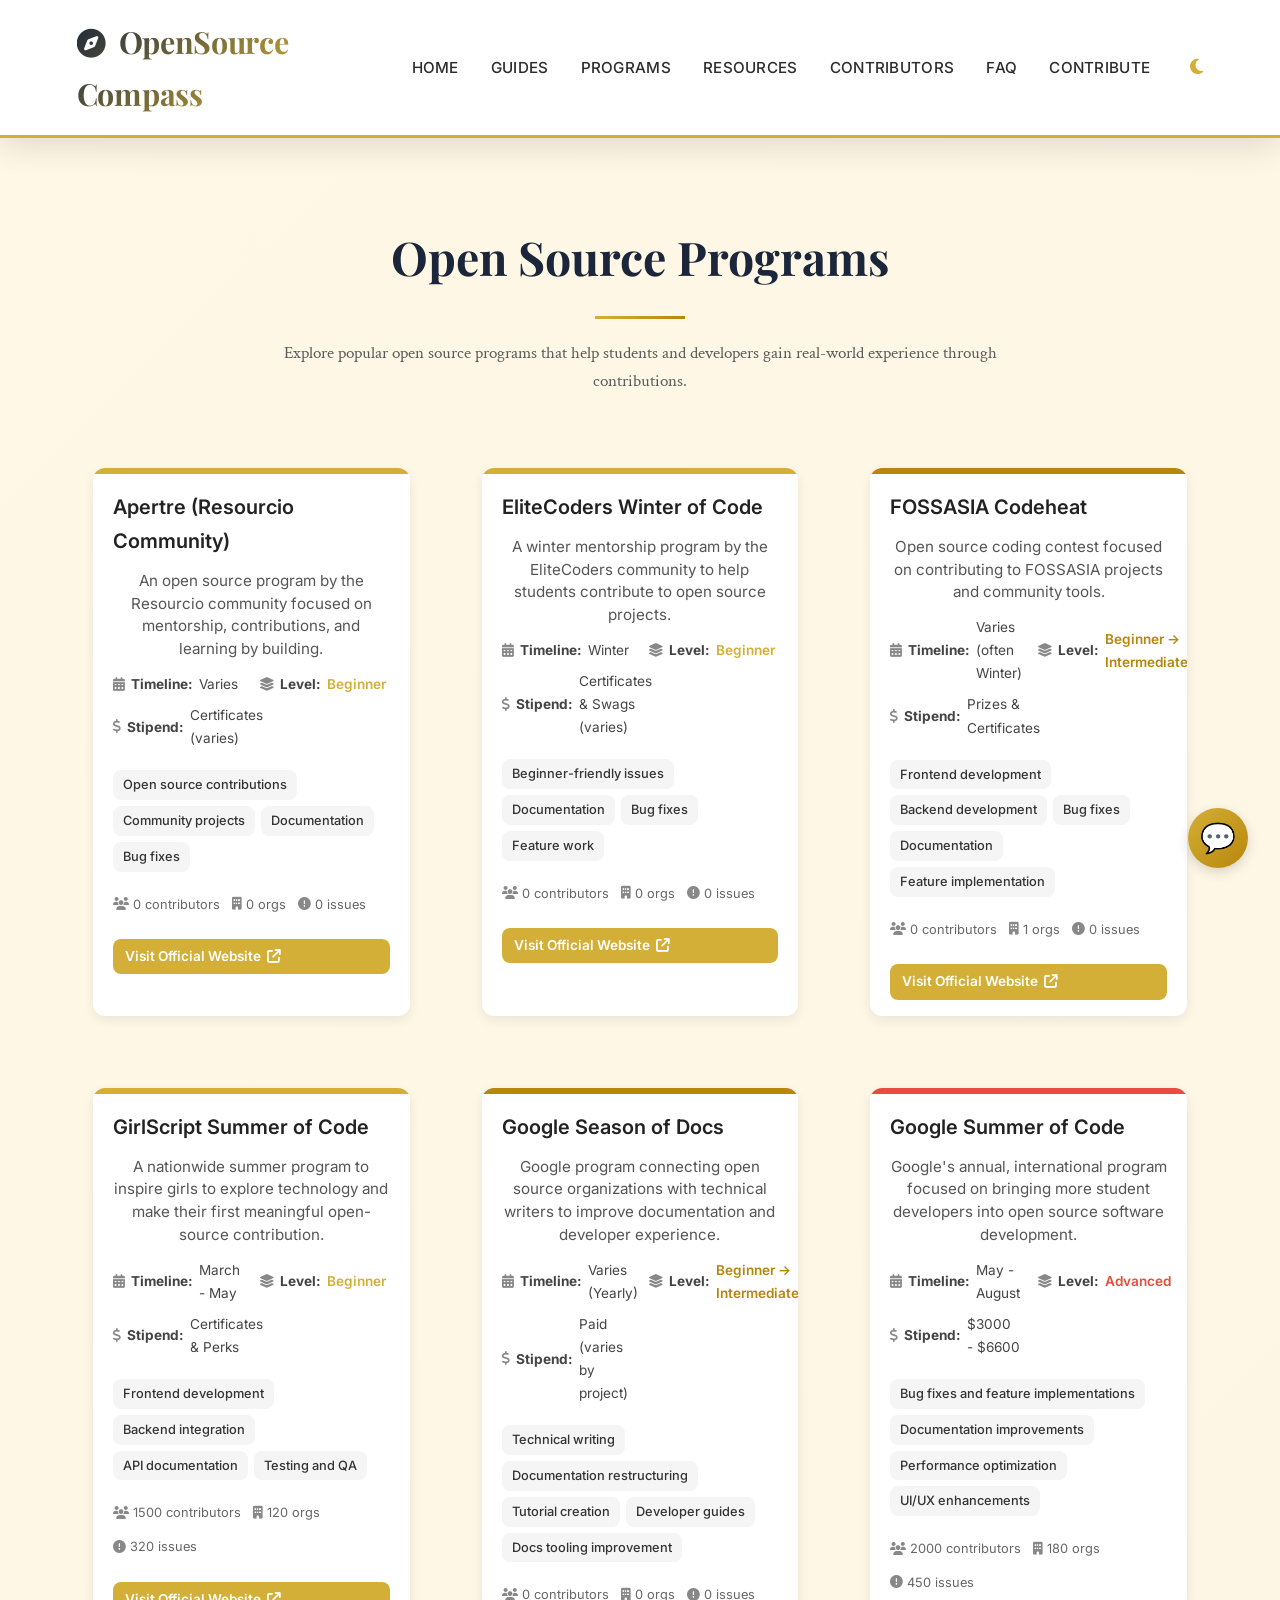
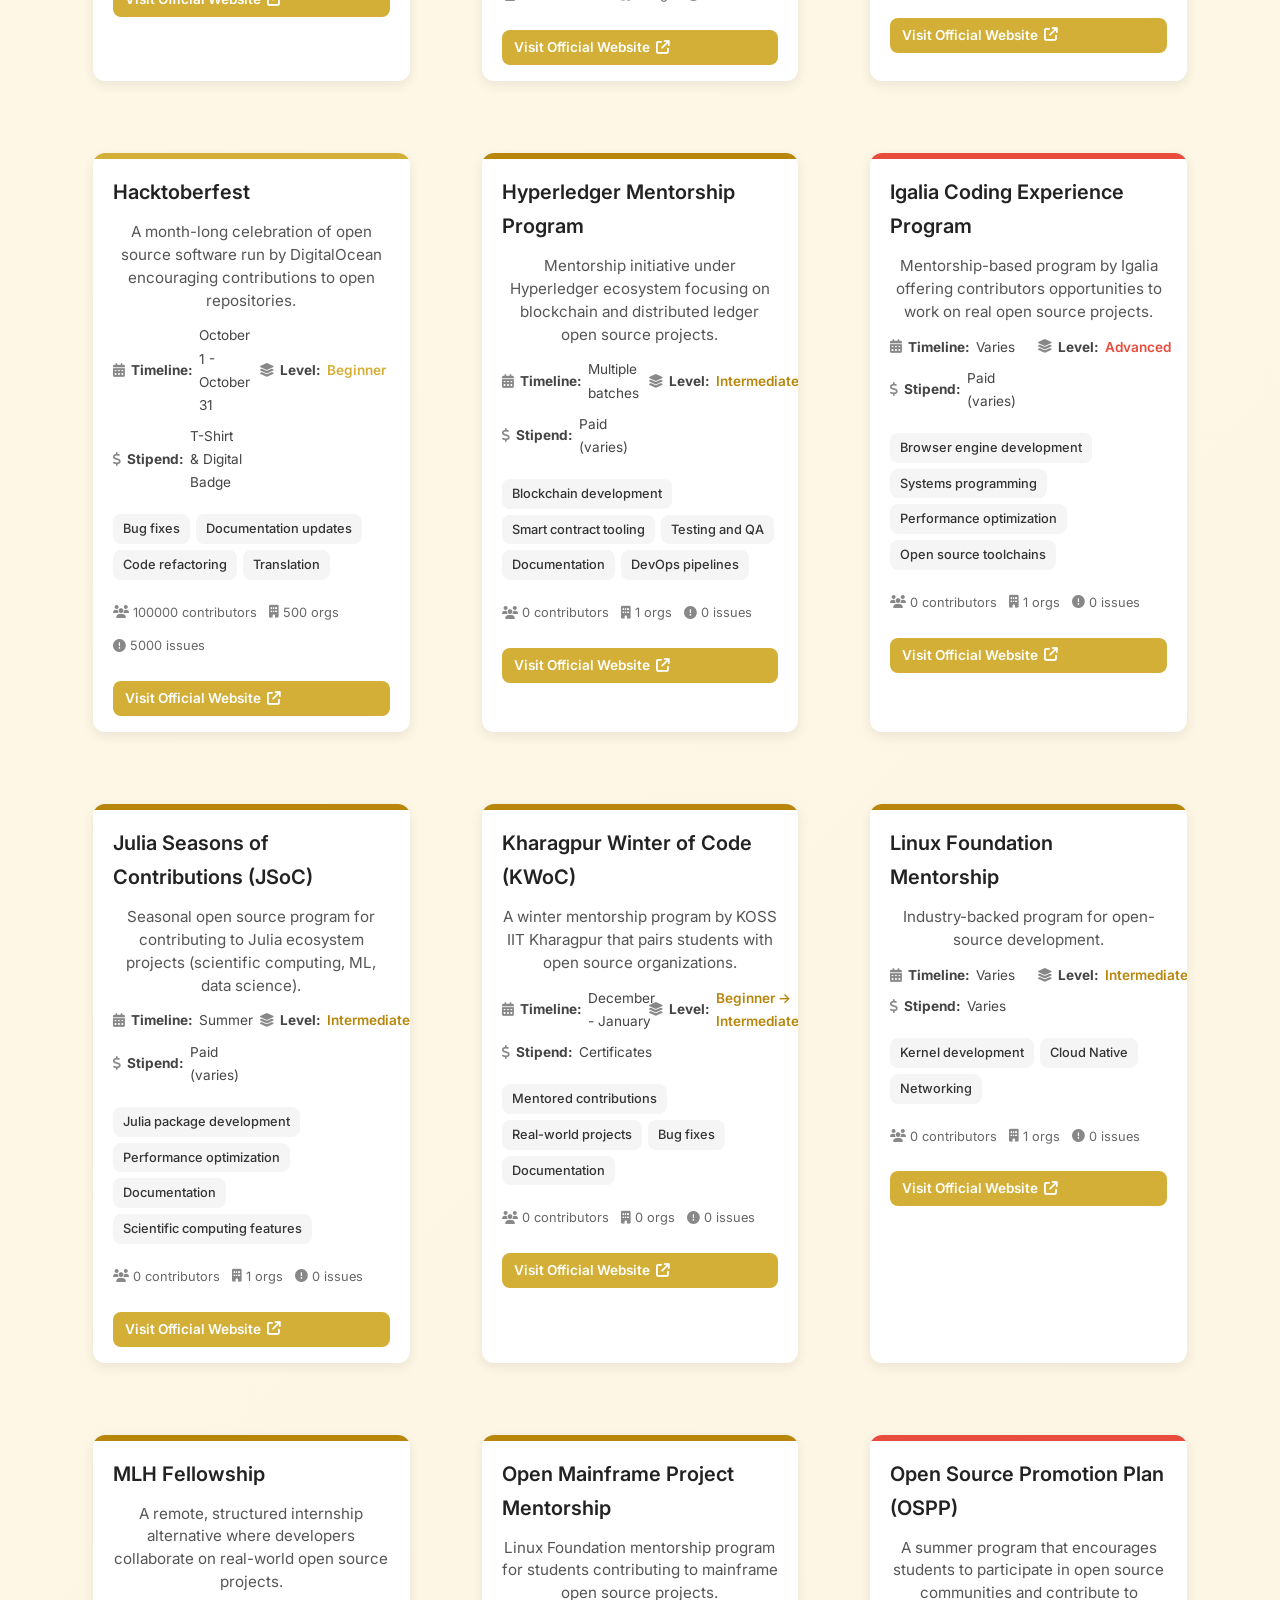
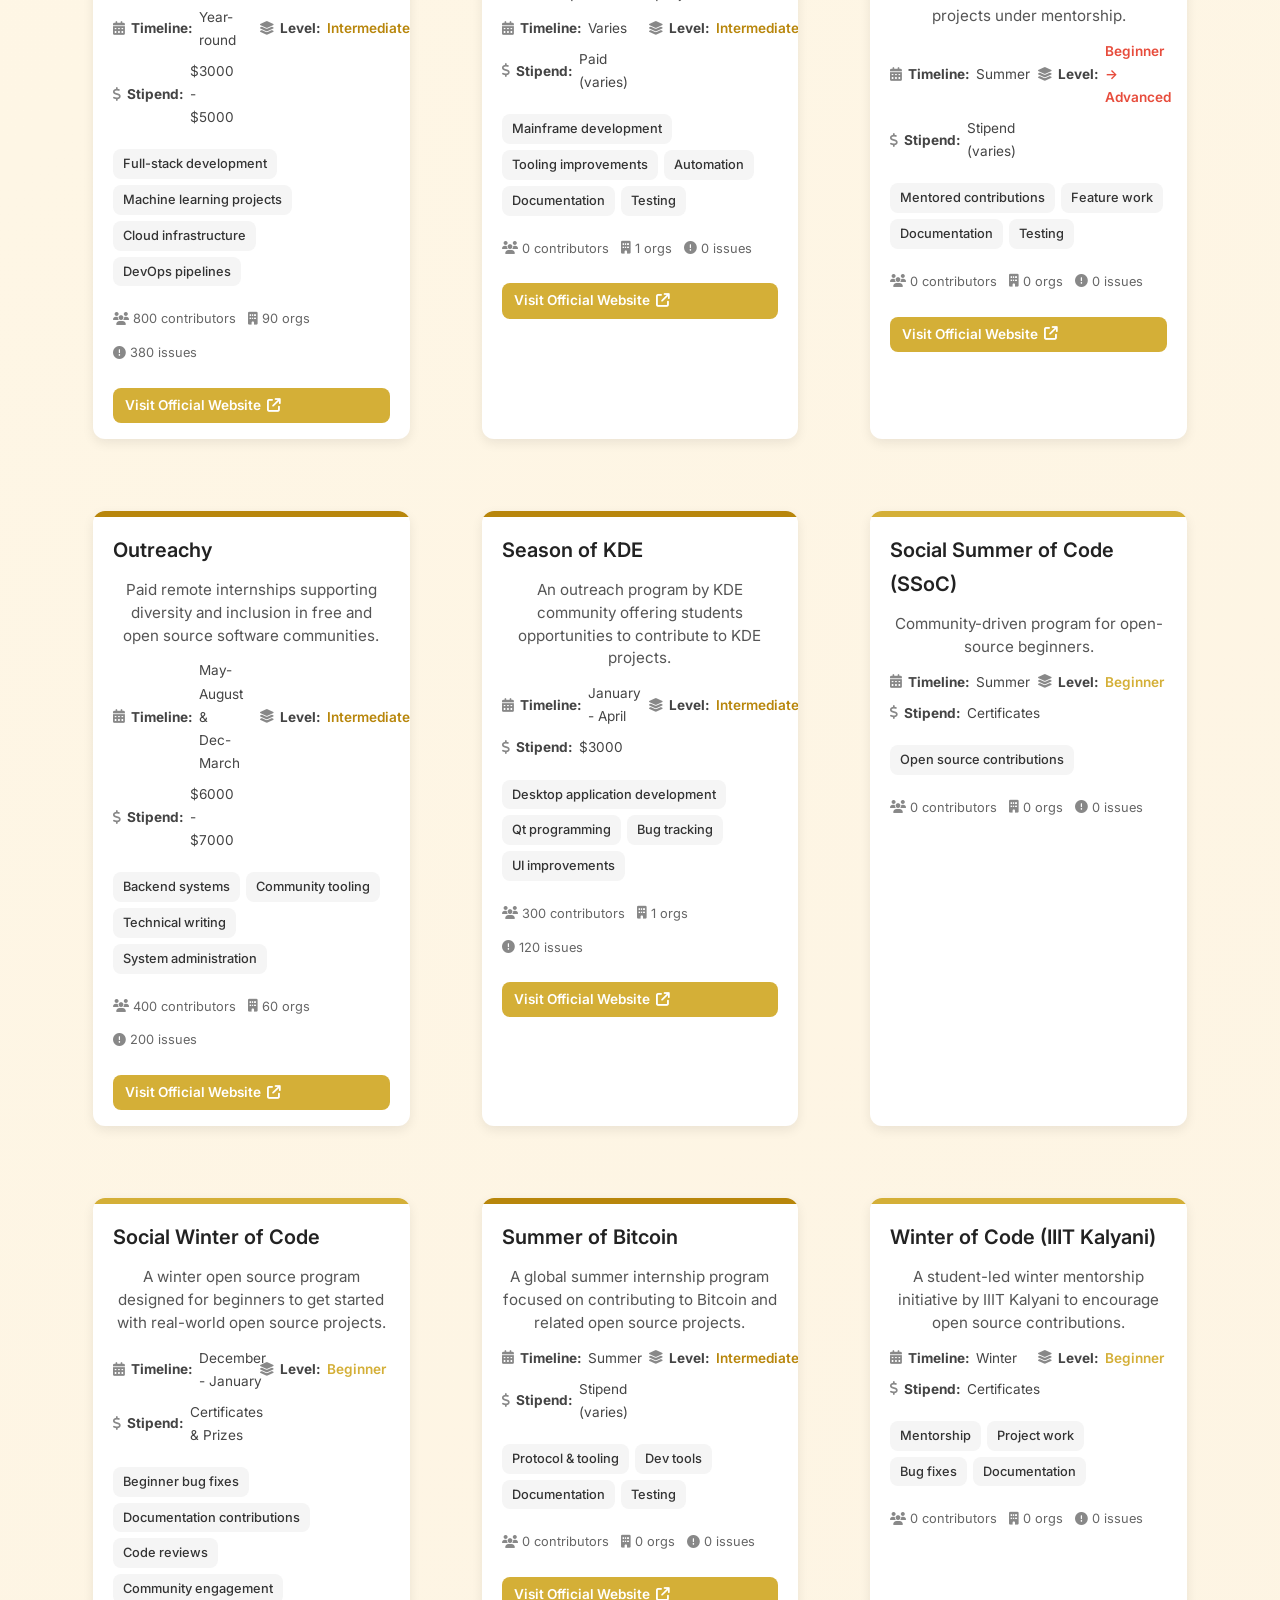
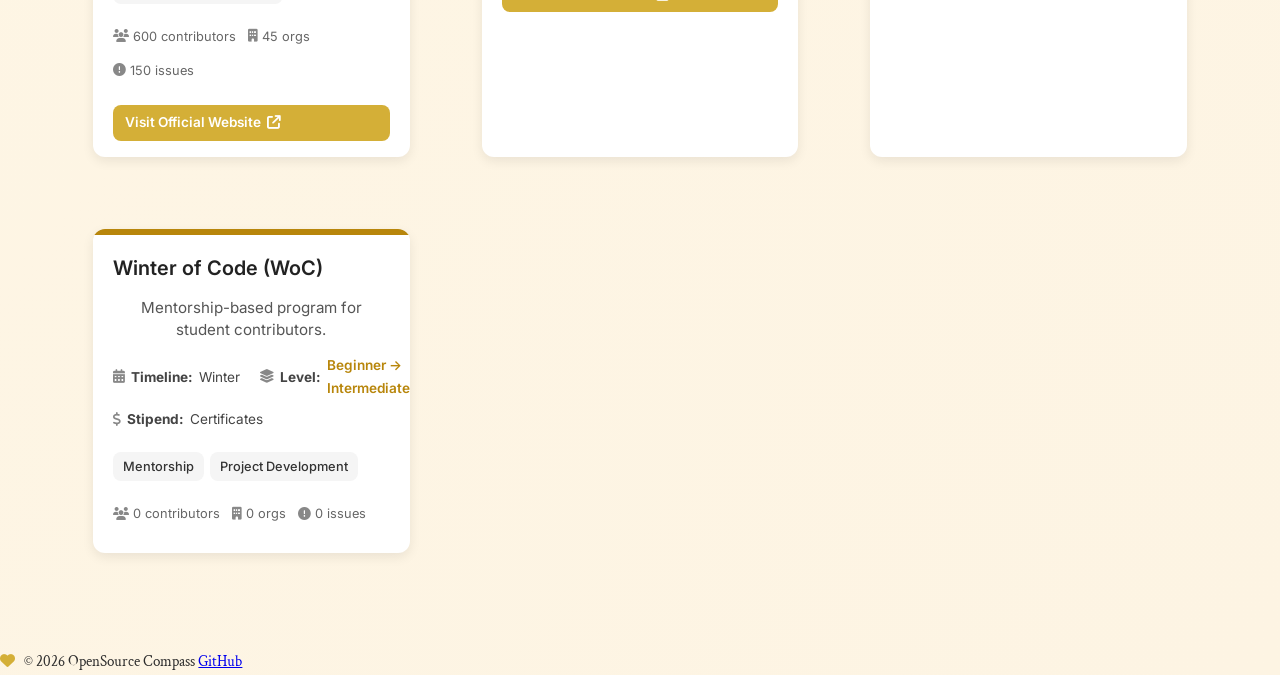
<file: frontend/pages/programs.html>
<!DOCTYPE html>
<html lang="en">
<head>
  <meta charset="UTF-8" />
  <title>OpenSource Compass</title>
  <link rel="icon" href="../library/assets/favicon.png" type="image/png" />
  <meta name="viewport" content="width=device-width, initial-scale=1.0" />

  <!-- Font Awesome (REQUIRED for logo) -->
  <link
    rel="stylesheet"
    href="https://cdnjs.cloudflare.com/ajax/libs/font-awesome/6.5.1/css/all.min.css"
  />

  <link
    href="https://fonts.googleapis.com/css2?family=Playfair+Display:wght@400;600;700&family=Crimson+Text:wght@400;600&family=Inter:wght@400;500;600&display=swap"
    rel="stylesheet"
  />

  <!-- Global CSS -->
   <link rel="stylesheet" href="../css/program.css">
  <link rel="stylesheet" href="../css/style.css" />
  <link rel="stylesheet" href="../css/chatbot.css" /> 
</head>


<body>

  <div id="navbar"></div>

<main>
  <section>
    <h3>Open Source Programs</h3>
    <p>
      Explore popular open source programs that help students and developers
      gain real-world experience through contributions.
    </p>

    <div class="card-grid" id="programs-grid"></div>
  </section>
</main>

<div id="footer"></div>

<script src="../js/components.js"></script>
<script src="../js/theme.js"></script>
<script src="../js/programs-page.js"></script>
  
  <script src="../js/chatbot.js"></script>
  <script src="../js/main.js"></script>

  <button id="scrollTopBtn" title="Back to Top">
   <i class="fas fa-chevron-up"></i>
  </button>
</body>
</html>
</file>
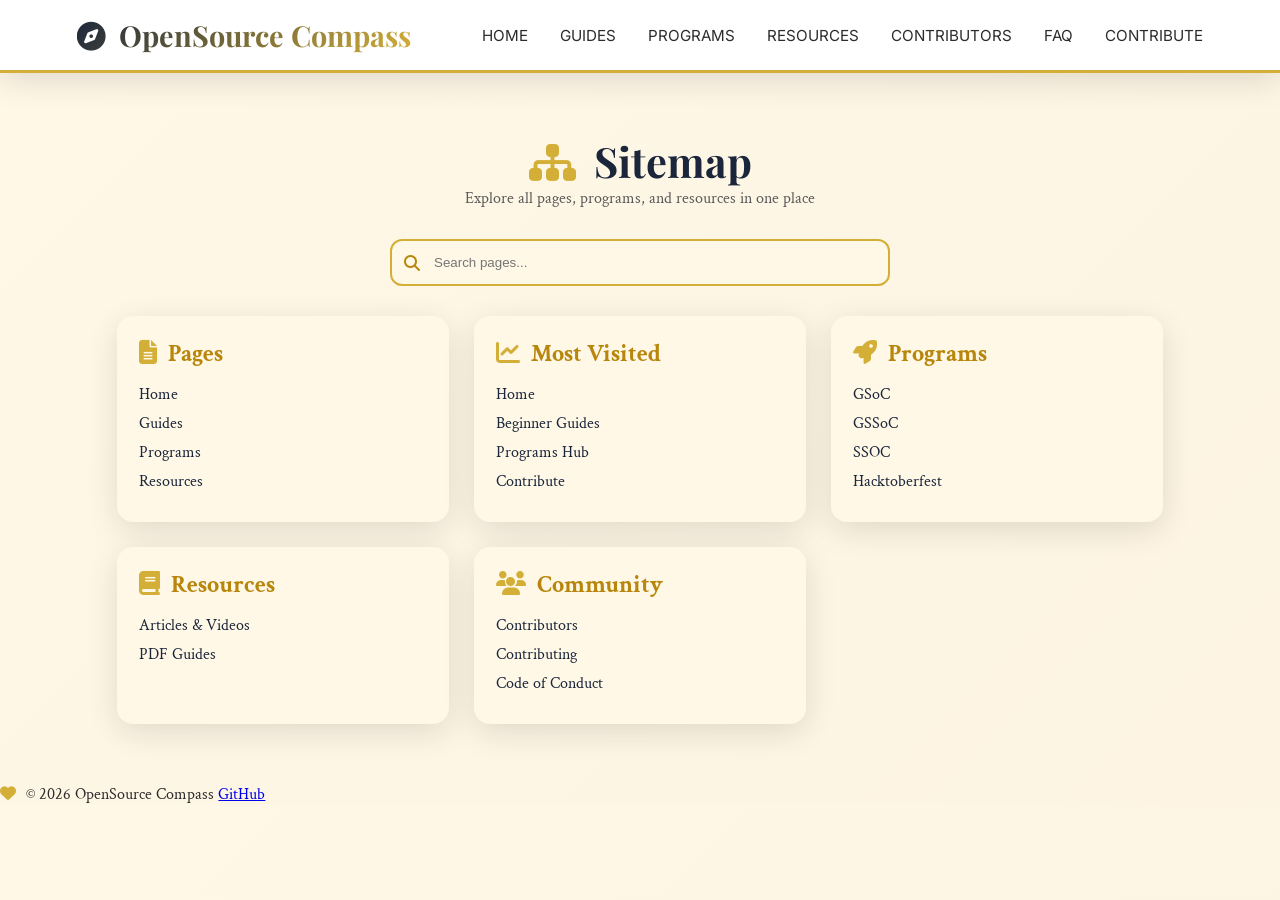
<file: frontend/pages/sitemap.html>
<!DOCTYPE html>
<html lang="en">
<head>
  <meta charset="UTF-8" />
  <title>OpenSource Compass | Sitemap</title>
  <link rel="icon" href="../library/assets/favicon.png" type="image/png" />
  <meta name="viewport" content="width=device-width, initial-scale=1.0" />

  <!-- Fonts -->
  <link href="https://fonts.googleapis.com/css2?family=Crimson+Text:wght@400;500&family=Playfair+Display:wght@600;700&family=Inter:wght@400;500&display=swap" rel="stylesheet">

  <!-- Icons -->
  <link rel="stylesheet" href="https://cdnjs.cloudflare.com/ajax/libs/font-awesome/6.5.1/css/all.min.css">

  <!-- CSS -->
  <link rel="stylesheet" href="../css/sitemap.css">
</head>

<body>

<!-- NAVBAR -->
<header>
  <div class="navbar-container">
    <h1>
      <i class="fas fa-compass"></i>
      OpenSource Compass
    </h1>

    <nav class="nav-links">
      <a href="../../index.html">Home</a>
      <a href="guides.html">Guides</a>
      <a href="programs.html">Programs</a>
      <a href="resources.html">Resources</a>
      <a href="contributors.html">Contributors</a>
      <a href="faq.html">FAQ</a>
      <a href="contribute.html">Contribute</a>
    </nav>
  </div>
</header>

<!-- MAIN -->
<main class="container">

  <!-- TITLE -->
  <div class="sitemap-header">
    <h1><i class="fa-solid fa-sitemap"></i> Sitemap</h1>
    <p>Explore all pages, programs, and resources in one place</p>
  </div>

  <!-- SEARCH -->
  <div class="search-box">
    <i class="fa-solid fa-magnifying-glass"></i>
    <input type="text" id="searchInput" placeholder="Search pages..." />
  </div>

  <!-- CARDS -->
  <div class="sitemap-grid">

    <section class="section">
      <h2><i class="fa-solid fa-file-lines"></i> Pages</h2>
      <ul>
        <li><a href="../../index.html">Home</a></li>
        <li><a href="guides.html">Guides</a></li>
        <li><a href="programs.html">Programs</a></li>
        <li><a href="resources.html">Resources</a></li>
      </ul>
    </section>

    <section class="section">
      <h2><i class="fa-solid fa-chart-line"></i> Most Visited</h2>
      <ul>
        <li><a href="../../index.html">Home</a></li>
        <li><a href="guides.html">Beginner Guides</a></li>
        <li><a href="programs.html">Programs Hub</a></li>
        <li><a href="contribute.html">Contribute</a></li>
      </ul>
    </section>

    <section class="section">
      <h2><i class="fa-solid fa-rocket"></i> Programs</h2>
      <ul>
        <li><a href="Event/gsoc.html">GSoC</a></li>
        <li><a href="Event/gssoc.html">GSSoC</a></li>
        <li><a href="Event/ssoc.html">SSOC</a></li>
        <li><a href="Event/hacktober.html">Hacktoberfest</a></li>
      </ul>
    </section>

    <section class="section">
      <h2><i class="fa-solid fa-book"></i> Resources</h2>
      <ul>
        <li><a href="resources.html">Articles & Videos</a></li>
        <li><a href="pdf_guide.html">PDF Guides</a></li>
      </ul>
    </section>

    <section class="section">
      <h2><i class="fa-solid fa-users"></i> Community</h2>
      <ul>
        <li><a href="contributors.html">Contributors</a></li>
        <li><a href="../../CONTRIBUTING.md">Contributing</a></li>
        <li><a href="../../CODE_OF_CONDUCT.md">Code of Conduct</a></li>
      </ul>
    </section>

  </div>
</main>

<div id="footer"></div>


<script src="../js/components.js"></script>
<script src="../js/sitemap.js"></script>
<script src="../js/main.js"></script>

  <button id="scrollTopBtn" title="Back to Top">
   <i class="fas fa-chevron-up"></i>
  </button>
</body>
</html>
</file>
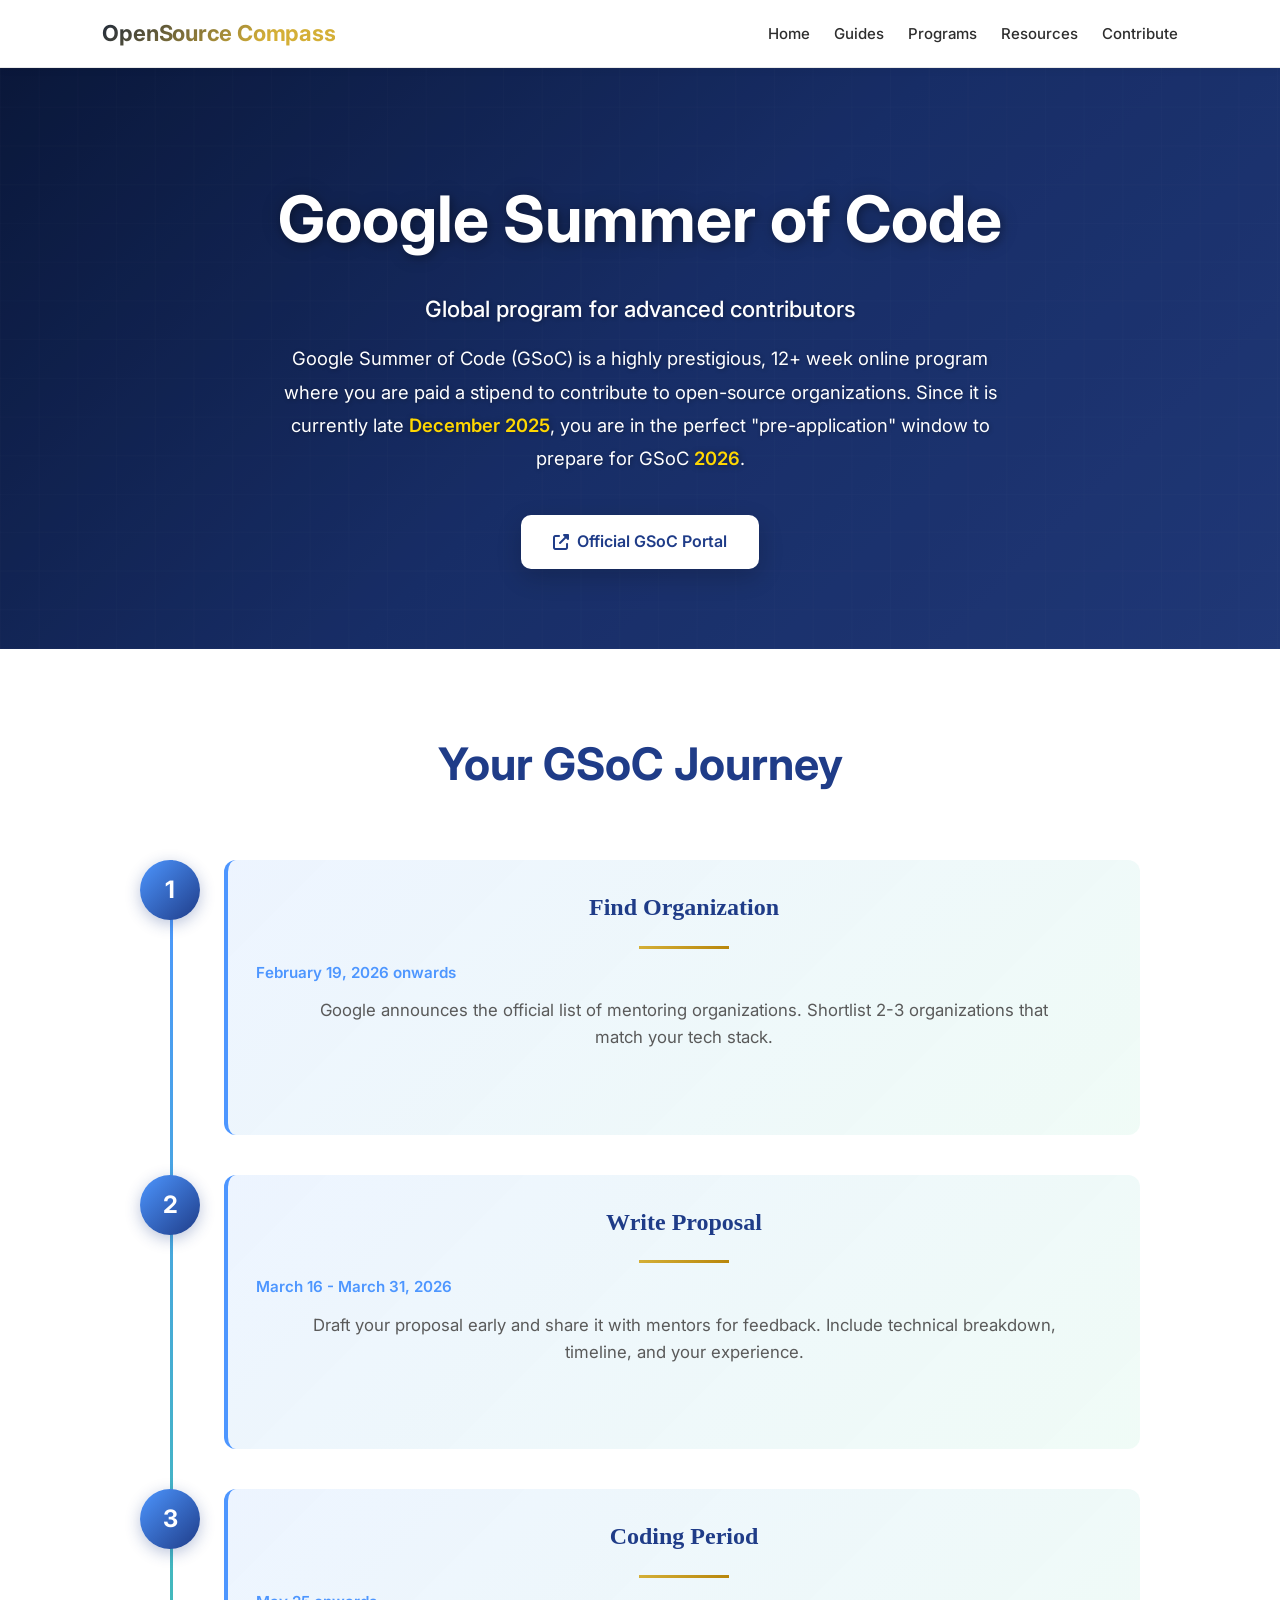
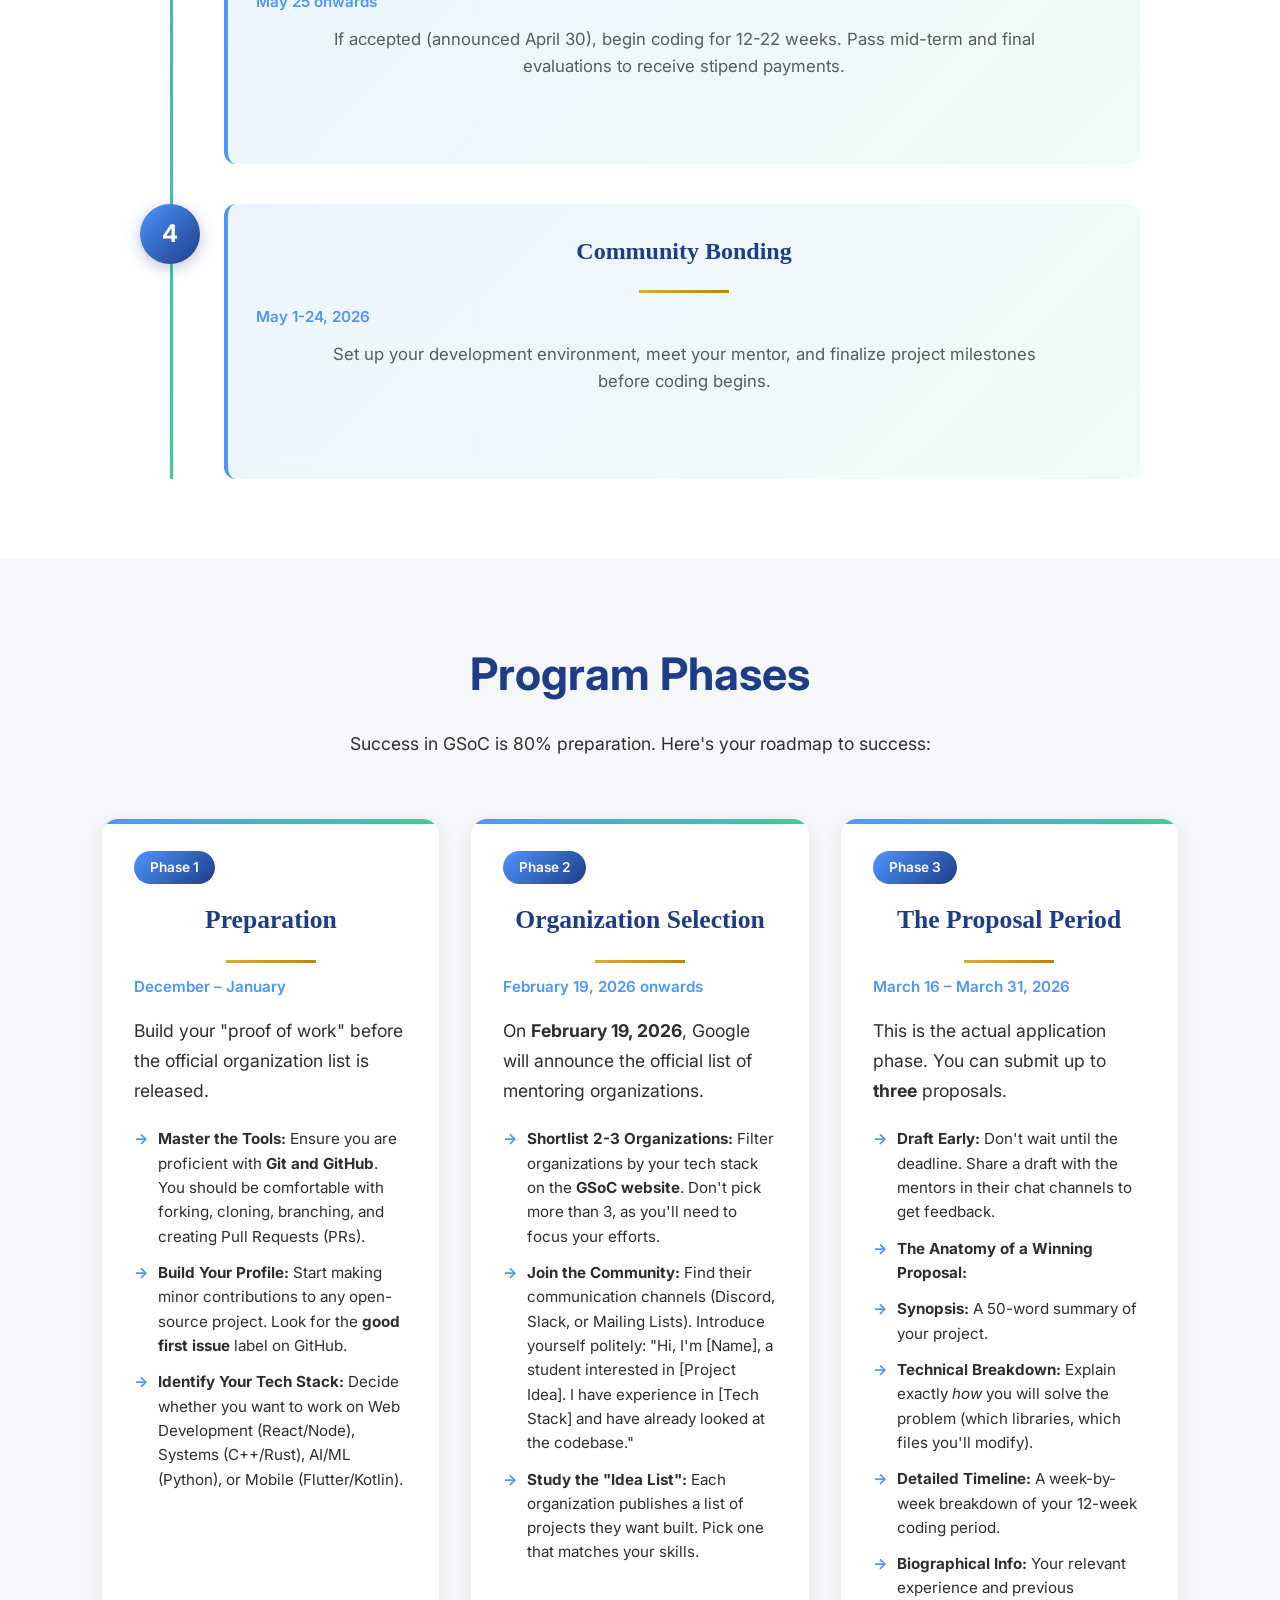
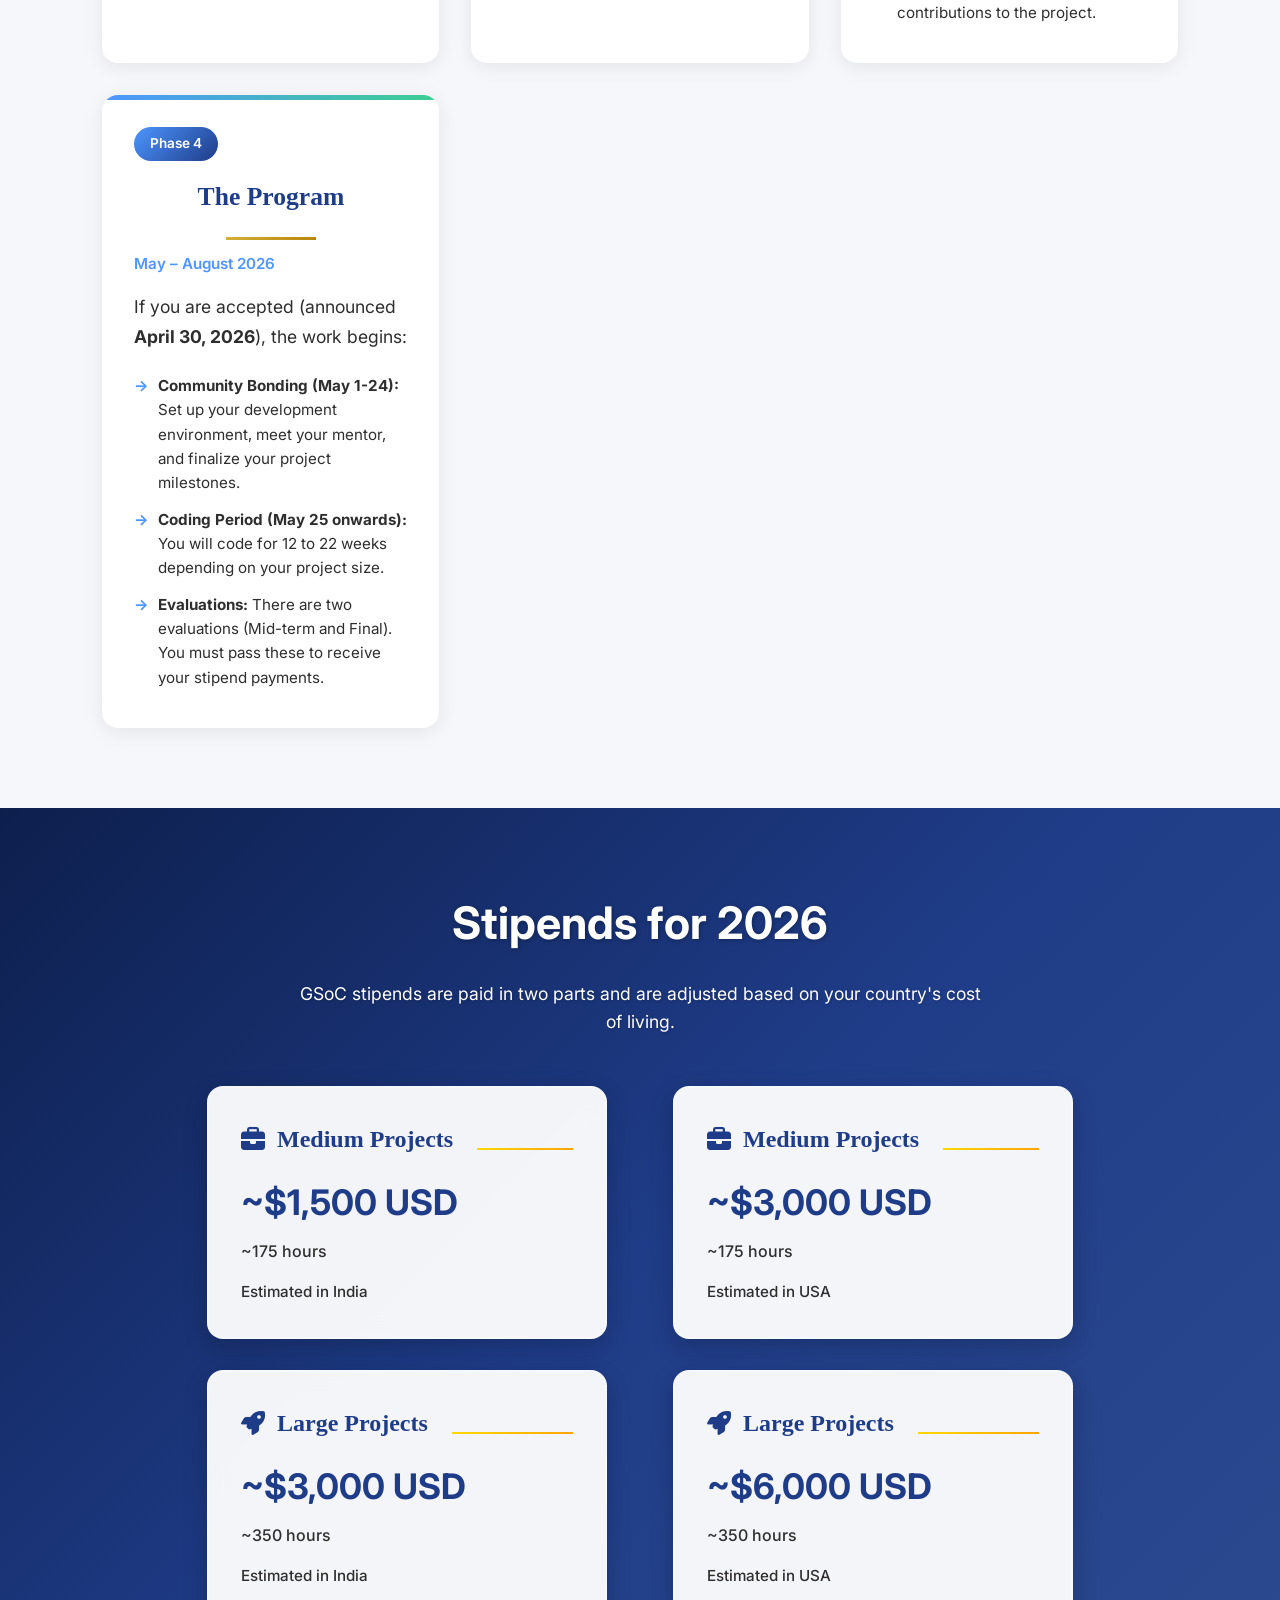
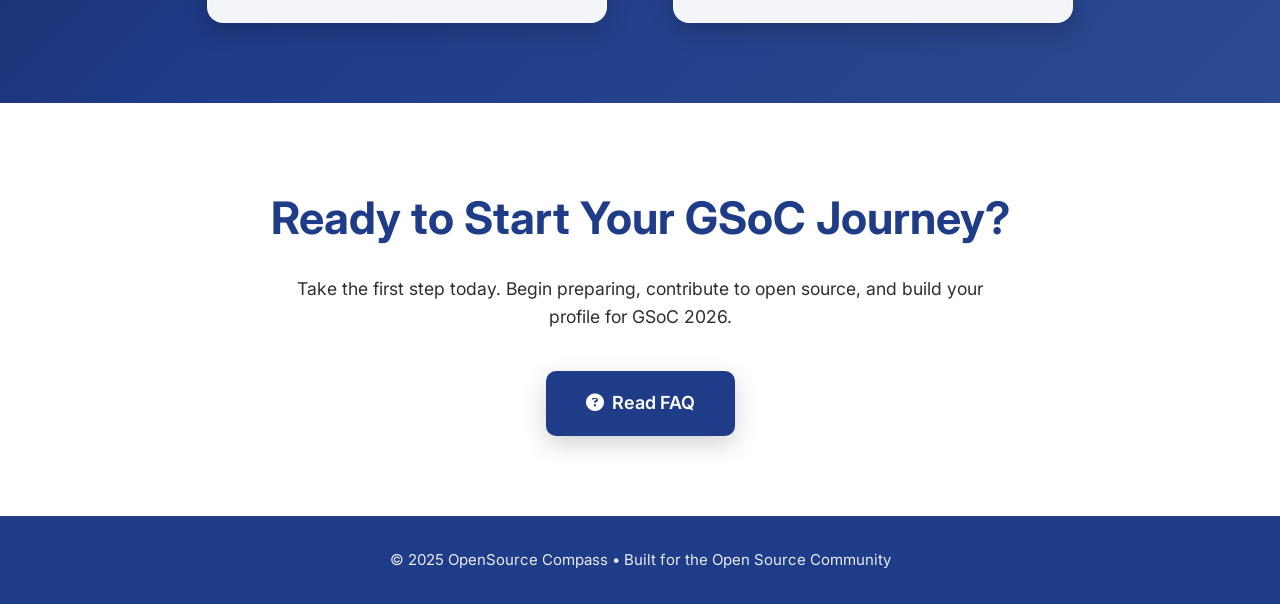
<file: frontend/pages/Event/gsoc.html>
<!DOCTYPE html>
<html lang="en">
<head>
    <meta charset="UTF-8">
    <title>Google Summer of Code - OpenSource Compass</title>
    <link rel="icon" href="../../library/assets/favicon.png" type="image/png" />
    <meta name="viewport" content="width=device-width, initial-scale=1.0">
    <meta name="description" content="Complete guide to Google Summer of Code (GSoC) - Learn about phases, timeline, stipends, and how to apply for GSoC 2026.">

    <!-- Google Font -->
    <link href="https://fonts.googleapis.com/css2?family=Inter:wght@400;500;600;700&display=swap" rel="stylesheet">
    <link rel="stylesheet" href="https://cdnjs.cloudflare.com/ajax/libs/font-awesome/6.4.0/css/all.min.css">

    <link rel="stylesheet" href="../../css/style.css">

    <style>
        :root {
            --primary-blue: #1F3C88;
            --secondary-blue: #4D96FF;
            --light-gray: #F5F7FA;
            --text-dark: #2E2E2E;
            --success-green: #3CCF91;
            --white: #FFFFFF;
            --accent-orange: #FF6B35;
            --accent-purple: #9B59B6;
        }

        * {
            margin: 0;
            padding: 0;
            box-sizing: border-box;
            font-family: 'Inter', sans-serif;
        }

        html {
            scroll-behavior: smooth;
        }

        body {
            background-color: var(--white);
            color: var(--text-dark);
            line-height: 1.6;
        }

        /* ---------- Navbar ---------- */
        header {
            background-color: var(--white);
            border-bottom: 1px solid #eaeaea;
            padding: 16px 8%;
            display: flex;
            justify-content: space-between;
            align-items: center;
            position: sticky;
            top: 0;
            z-index: 1000;
            box-shadow: 0 2px 8px rgba(0, 0, 0, 0.05);
        }

        header h1 {
            color: var(--primary-blue);
            font-size: 22px;
            font-weight: 700;
        }

        nav {
            display: flex;
            gap: 24px;
            flex-wrap: wrap;
        }

        nav a {
            text-decoration: none;
            color: var(--text-dark);
            font-weight: 500;
            font-size: 15px;
            transition: color 0.3s ease;
        }

        nav a:hover {
            color: var(--secondary-blue);
        }

        /* ---------- Hero Section ---------- */
        .hero {
            background: linear-gradient(135deg, #0d1f4d 0%, #1F3C88 50%, #2a4a9e 100%);
            color: var(--white);
            padding: 100px 8% 80px;
            text-align: center;
            position: relative;
            overflow: hidden;
        }

        .hero::before {
            content: '';
            position: absolute;
            top: 0;
            left: 0;
            right: 0;
            bottom: 0;
            background: url('data:image/svg+xml,<svg xmlns="http://www.w3.org/2000/svg" viewBox="0 0 1200 600"><defs><pattern id="grid" width="40" height="40" patternUnits="userSpaceOnUse"><path d="M 40 0 L 0 0 0 40" fill="none" stroke="rgba(255,255,255,0.08)" stroke-width="1"/></pattern></defs><rect width="1200" height="600" fill="url(%23grid)"/></svg>');
            opacity: 0.4;
        }

        .hero::after {
            content: '';
            position: absolute;
            top: 0;
            left: 0;
            right: 0;
            bottom: 0;
            background: rgba(0, 0, 0, 0.25);
            z-index: 0;
        }

        .hero-content {
            position: relative;
            z-index: 1;
            max-width: 900px;
            margin: 0 auto;
            animation: fadeInUp 0.8s ease-out;
        }

        .hero h1 {
            font-size: clamp(2.5rem, 5vw, 4rem);
            font-weight: 700;
            margin-bottom: 20px;
            color: var(--white);
            text-shadow: 2px 2px 8px rgba(0, 0, 0, 0.3), 0 0 20px rgba(0, 0, 0, 0.2);
            animation: fadeInUp 0.8s ease-out 0.2s both;
        }

        .hero .subtitle {
            font-size: clamp(1.1rem, 2vw, 1.4rem);
            margin-bottom: 16px;
            font-weight: 500;
            color: var(--white);
            text-shadow: 1px 1px 4px rgba(0, 0, 0, 0.3);
            animation: fadeInUp 0.8s ease-out 0.3s both;
        }

        .hero .intro {
            font-size: clamp(1rem, 1.5vw, 1.15rem);
            max-width: 750px;
            margin: 0 auto 40px;
            line-height: 1.8;
            color: var(--white);
            text-shadow: 1px 1px 4px rgba(0, 0, 0, 0.3);
            animation: fadeInUp 0.8s ease-out 0.4s both;
        }

        .hero .intro strong {
            color: #FFD700;
            font-weight: 600;
            text-shadow: 1px 1px 6px rgba(0, 0, 0, 0.4);
        }

        .hero .cta-buttons {
            display: flex;
            gap: 16px;
            justify-content: center;
            flex-wrap: wrap;
            margin-top: 32px;
        }

        .btn {
            padding: 14px 32px;
            font-size: 16px;
            font-weight: 600;
            border-radius: 10px;
            text-decoration: none;
            display: inline-flex;
            align-items: center;
            gap: 8px;
            transition: transform 0.35s cubic-bezier(0.4, 0, 0.2, 1), box-shadow 0.35s ease, background 0.35s ease, color 0.35s ease;
            cursor: pointer;
            border: none;
            position: relative;
            overflow: hidden;
            will-change: transform, box-shadow;
        }

        .btn::before {
            content: '';
            position: absolute;
            top: 0;
            left: -120%;
            width: 100%;
            height: 100%;
            background: linear-gradient(120deg, transparent 30%, rgba(255,255,255,0.35) 50%, transparent 70%);
            transform: skewX(-20deg);
            transition: transform 0.45s ease;
        }

        .btn::after {
            content: '';
            position: absolute;
            inset: 0;
            background: radial-gradient(circle at 20% 20%, rgba(255,255,255,0.35), transparent 45%);
            opacity: 0;
            transition: opacity 0.35s ease;
        }

        .btn-primary {
            background-color: var(--white);
            color: var(--primary-blue);
            box-shadow: 0 8px 25px rgba(0, 0, 0, 0.18);
        }

        .btn-primary:hover {
            transform: translateY(-3px) scale(1.03) rotate(-0.3deg);
            box-shadow: 0 16px 36px rgba(0, 0, 0, 0.24);
        }

        .btn-primary:hover::after {
            opacity: 1;
        }

        .btn-secondary {
            background-color: transparent;
            color: var(--white);
            border: 2px solid var(--white);
            box-shadow: 0 8px 25px rgba(0, 0, 0, 0.2);
        }

        .btn-secondary:hover {
            background-color: var(--white);
            color: var(--primary-blue);
            transform: translateY(-3px) scale(1.03) rotate(-0.3deg);
            box-shadow: 0 16px 36px rgba(0, 0, 0, 0.26);
        }

        .btn-secondary:hover::after {
            opacity: 1;
        }

        .btn:hover::before {
            transform: translateX(240%) skewX(-20deg);
        }

        /* ---------- Process Stepper ---------- */
        .process-stepper {
            padding: 80px 8%;
            background-color: var(--white);
        }

        .process-stepper h2 {
            font-size: clamp(2rem, 4vw, 2.8rem);
            color: var(--primary-blue);
            text-align: center;
            margin-bottom: 60px;
            font-weight: 700;
        }

        .stepper-container {
            max-width: 1000px;
            margin: 0 auto;
            position: relative;
        }

        .stepper-line {
            position: absolute;
            left: 30px;
            top: 0;
            bottom: 0;
            width: 3px;
            background: linear-gradient(180deg, var(--secondary-blue), var(--success-green));
            z-index: 0;
        }

        .stepper-steps {
            display: flex;
            flex-direction: column;
            gap: 40px;
            position: relative;
            z-index: 1;
        }

        .stepper-step {
            display: flex;
            gap: 24px;
            align-items: flex-start;
        }

        .step-number {
            width: 60px;
            height: 60px;
            border-radius: 50%;
            background: linear-gradient(135deg, var(--secondary-blue), var(--primary-blue));
            color: var(--white);
            display: flex;
            align-items: center;
            justify-content: center;
            font-size: 24px;
            font-weight: 700;
            flex-shrink: 0;
            box-shadow: 0 4px 15px rgba(31, 60, 136, 0.3);
        }

        .step-content {
            flex: 1;
            background: linear-gradient(135deg, rgba(77,150,255,0.1), rgba(60,207,145,0.08));
            padding: 28px;
            border-radius: 12px;
            border-left: 4px solid var(--secondary-blue);
            transition: transform 0.4s cubic-bezier(0.4, 0, 0.2, 1), box-shadow 0.4s ease, border-left-width 0.3s ease;
            animation: fadeInLeft 0.6s ease-out both;
        }

        .stepper-step:nth-child(1) .step-content { animation-delay: 0.1s; }
        .stepper-step:nth-child(2) .step-content { animation-delay: 0.2s; }
        .stepper-step:nth-child(3) .step-content { animation-delay: 0.3s; }
        .stepper-step:nth-child(4) .step-content { animation-delay: 0.4s; }

        .step-content:hover {
            transform: translateX(10px) scale(1.01);
            box-shadow: 0 14px 30px rgba(0, 0, 0, 0.18);
            border-left-width: 6px;
        }

        .step-content h3 {
            font-size: 1.5rem;
            color: var(--primary-blue);
            margin-bottom: 12px;
            font-weight: 600;
        }

        .step-content .step-date {
            color: var(--secondary-blue);
            font-weight: 600;
            font-size: 0.95rem;
            margin-bottom: 12px;
        }

        .step-content ul {
            list-style: none;
            padding-left: 0;
        }

        .step-content ul li {
            padding: 8px 0;
            padding-left: 24px;
            position: relative;
            color: var(--text-dark);
        }

        .step-content ul li::before {
            content: '✓';
            position: absolute;
            left: 0;
            color: var(--success-green);
            font-weight: 700;
        }

        /* ---------- Timeline Cards ---------- */
        .timeline-section {
            padding: 80px 8%;
            background-color: var(--light-gray);
        }

        .timeline-section h2 {
            font-size: clamp(2rem, 4vw, 2.8rem);
            color: var(--primary-blue);
            text-align: center;
            margin-bottom: 20px;
            font-weight: 700;
        }

        .timeline-section p {
            text-align: center;
            max-width: 700px;
            margin: 0 auto 60px;
            color: var(--text-dark);
            font-size: 1.1rem;
        }

        .timeline-grid {
            display: grid;
            grid-template-columns: repeat(auto-fit, minmax(280px, 1fr));
            gap: 32px;
            max-width: 1400px;
            margin: 0 auto;
        }

        .timeline-card {
            background-color: var(--white);
            padding: 32px;
            border-radius: 16px;
            box-shadow: 0 4px 20px rgba(0, 0, 0, 0.08);
            transition: transform 0.45s cubic-bezier(0.4, 0, 0.2, 1), box-shadow 0.45s ease, filter 0.35s ease;
            position: relative;
            overflow: hidden;
            animation: fadeInUp 0.6s ease-out both;
        }

        .timeline-card:nth-child(1) { animation-delay: 0.1s; }
        .timeline-card:nth-child(2) { animation-delay: 0.2s; }
        .timeline-card:nth-child(3) { animation-delay: 0.3s; }
        .timeline-card:nth-child(4) { animation-delay: 0.4s; }

        .timeline-card::before {
            content: '';
            position: absolute;
            top: 0;
            left: 0;
            right: 0;
            height: 5px;
            background: linear-gradient(90deg, var(--secondary-blue), var(--success-green));
            transition: height 0.3s ease;
        }

        .timeline-card:hover {
            transform: translateY(-12px) scale(1.025) rotate(-0.25deg);
            box-shadow: 0 20px 55px rgba(0, 0, 0, 0.24);
            filter: drop-shadow(0 6px 12px rgba(31, 60, 136, 0.12));
        }

        .timeline-card:hover::before {
            height: 6px;
        }

        .timeline-card .phase-number {
            display: inline-block;
            background: linear-gradient(135deg, var(--secondary-blue), var(--primary-blue));
            color: var(--white);
            padding: 6px 16px;
            border-radius: 20px;
            font-size: 0.85rem;
            font-weight: 600;
            margin-bottom: 16px;
        }

        .timeline-card h3 {
            font-size: 1.6rem;
            color: var(--primary-blue);
            margin-bottom: 12px;
            font-weight: 700;
        }

        .timeline-card .card-date {
            color: var(--secondary-blue);
            font-weight: 600;
            font-size: 0.95rem;
            margin-bottom: 16px;
        }

        .timeline-card p {
            color: var(--text-dark);
            margin-bottom: 16px;
            text-align: left;
            line-height: 1.7;
        }

        .timeline-card ul {
            list-style: none;
            padding-left: 0;
        }

        .timeline-card ul li {
            padding: 6px 0;
            padding-left: 24px;
            position: relative;
            color: var(--text-dark);
            font-size: 0.95rem;
        }

        .timeline-card ul li::before {
            content: '→';
            position: absolute;
            left: 0;
            color: var(--secondary-blue);
            font-weight: 700;
        }

        /* ---------- Stipend Section ---------- */
        .stipend-section {
            padding: 80px 8%;
            background: linear-gradient(135deg, #0d1f4d 0%, var(--primary-blue) 50%, #2C4A8F 100%);
            color: var(--white);
        }

        .stipend-section h2 {
            font-size: clamp(2rem, 4vw, 2.8rem);
            text-align: center;
            margin-bottom: 20px;
            font-weight: 700;
            color: var(--white);
            text-shadow: 1px 1px 4px rgba(0, 0, 0, 0.3);
        }

        .stipend-section p {
            text-align: center;
            max-width: 700px;
            margin: 0 auto 50px;
            font-size: 1.1rem;
            color: var(--white);
            text-shadow: 1px 1px 3px rgba(0, 0, 0, 0.2);
        }

        .stipend-grid {
            display: grid;
            grid-template-columns: repeat(auto-fit, minmax(280px, 1fr));
            gap: 32px;
            max-width: 900px;
            margin: 0 auto;
            justify-items: center;
        }

        .stipend-card {
            background-color: rgba(255, 255, 255, 0.95);
            backdrop-filter: blur(10px);
            padding: 32px;
            border-radius: 16px;
            border: 2px solid rgba(255, 255, 255, 0.3);
            transition: transform 0.45s cubic-bezier(0.4, 0, 0.2, 1), box-shadow 0.45s ease, border-color 0.35s ease;
            color: var(--text-dark);
            width: 100%;
            max-width: 400px;
            box-shadow: 0 8px 25px rgba(0, 0, 0, 0.2);
            animation: fadeInScale 0.6s ease-out both;
            position: relative;
            overflow: hidden;
        }

        .stipend-card:nth-child(1) { animation-delay: 0.1s; }
        .stipend-card:nth-child(2) { animation-delay: 0.2s; }
        .stipend-card:nth-child(3) { animation-delay: 0.3s; }
        .stipend-card:nth-child(4) { animation-delay: 0.4s; }

        .stipend-card:hover {
            background-color: rgba(255, 255, 255, 1);
            transform: translateY(-10px) scale(1.03);
            box-shadow: 0 18px 42px rgba(0, 0, 0, 0.32);
            border-color: rgba(255, 215, 0, 0.7);
        }

        .stipend-card::after {
            content: '';
            position: absolute;
            inset: 0;
            background: linear-gradient(135deg, rgba(255,215,0,0.12), rgba(255,255,255,0));
            opacity: 0;
            transition: opacity 0.35s ease;
        }

        .stipend-card:hover::after {
            opacity: 1;
        }

        .stipend-card h3 {
            font-size: 1.5rem;
            margin-bottom: 16px;
            display: flex;
            align-items: center;
            gap: 12px;
            color: var(--primary-blue);
            font-weight: 600;
        }

        .stipend-card h3::after {
            content: '';
            flex: 1;
            height: 2px;
            background: linear-gradient(90deg, #FFD700, #FFA500);
            margin-left: 12px;
        }

        .stipend-card .stipend-amount {
            font-size: 2.2rem;
            font-weight: 700;
            margin-bottom: 8px;
            color: var(--primary-blue);
        }

        .stipend-card .stipend-hours {
            color: var(--text-dark);
            font-size: 1rem;
            margin-bottom: 16px;
            font-weight: 500;
        }

        .stipend-card .stipend-location {
            font-size: 0.95rem;
            color: var(--text-dark);
            font-weight: 500;
        }

        /* ---------- CTA Section ---------- */
        .cta-section {
            padding: 80px 8%;
            background-color: var(--white);
            text-align: center;
        }

        .cta-section h2 {
            font-size: clamp(2rem, 4vw, 2.8rem);
            color: var(--primary-blue);
            margin-bottom: 20px;
            font-weight: 700;
            animation: fadeInUp 0.6s ease-out;
        }

        .cta-section p {
            max-width: 700px;
            margin: 0 auto 40px;
            font-size: 1.1rem;
            color: var(--text-dark);
            animation: fadeInUp 0.6s ease-out 0.2s both;
        }

        .cta-buttons-large {
            display: flex;
            gap: 20px;
            justify-content: center;
            flex-wrap: wrap;
            animation: fadeInUp 0.6s ease-out 0.4s both;
        }

        .btn-large {
            padding: 18px 40px;
            font-size: 18px;
        }

        /* ---------- Footer ---------- */
        footer {
            background-color: var(--primary-blue);
            color: var(--white);
            text-align: center;
            padding: 32px 8%;
        }

        footer p {
            font-size: 15px;
            opacity: 0.9;
        }

        /* ---------- Responsive ---------- */
        @media (max-width: 768px) {
            header {
                flex-direction: column;
                gap: 16px;
                padding: 16px 5%;
            }

            nav {
                justify-content: center;
                gap: 16px;
            }

            .hero {
                padding: 60px 5% 50px;
            }

            .hero .cta-buttons {
                flex-direction: column;
                align-items: stretch;
            }

            .btn {
                justify-content: center;
            }

            .process-stepper,
            .timeline-section,
            .stipend-section,
            .cta-section {
                padding: 60px 5%;
            }

            .stepper-line {
                left: 20px;
            }

            .step-number {
                width: 50px;
                height: 50px;
                font-size: 20px;
            }

            .step-content {
                padding: 20px;
            }

            .timeline-grid {
                grid-template-columns: 1fr;
                gap: 24px;
            }

            .stipend-grid {
                grid-template-columns: 1fr;
                gap: 24px;
            }

            .cta-buttons-large {
                flex-direction: column;
            }

            .btn-large {
                width: 100%;
                justify-content: center;
            }
        }

        @media (max-width: 480px) {
            nav a {
                font-size: 14px;
            }

            .step-content h3 {
                font-size: 1.3rem;
            }

            .timeline-card h3 {
                font-size: 1.4rem;
            }
        }

        /* Animations */
        @keyframes fadeInUp {
            from {
                opacity: 0;
                transform: translateY(30px);
            }
            to {
                opacity: 1;
                transform: translateY(0);
            }
        }

        @keyframes fadeInLeft {
            from {
                opacity: 0;
                transform: translateX(-30px);
            }
            to {
                opacity: 1;
                transform: translateX(0);
            }
        }

        @keyframes fadeInScale {
            from {
                opacity: 0;
                transform: scale(0.9);
            }
            to {
                opacity: 1;
                transform: scale(1);
            }
        }

        /* Smooth transitions for interactive elements */
        .btn {
            transition: all 0.3s cubic-bezier(0.4, 0, 0.2, 1);
        }

        .btn:hover {
            transform: translateY(-2px);
        }

        .btn:active {
            transform: translateY(0);
        }

        .step-number {
            transition: all 0.3s cubic-bezier(0.4, 0, 0.2, 1);
        }

        .stepper-step:hover .step-number {
            transform: scale(1.1) rotate(5deg);
            box-shadow: 0 6px 20px rgba(31, 60, 136, 0.4);
        }

        /* Accessibility */
        @media (prefers-reduced-motion: reduce) {
            * {
                animation-duration: 0.01ms !important;
                animation-iteration-count: 1 !important;
                transition-duration: 0.01ms !important;
            }
        }

        /* Focus styles for accessibility */
        a:focus,
        button:focus {
            outline: 3px solid var(--secondary-blue);
            outline-offset: 2px;
        }
    </style>
</head>

<body>
    <!-- Navbar -->
    <header>
        <h1><a href="../../../index.html" style="text-decoration: none; color: inherit;">OpenSource Compass</a></h1>
        <nav>
            <a href="../../../index.html">Home</a>
            <a href="../guides.html">Guides</a>
            <a href="../programs.html">Programs</a>
            <a href="../Resources.html">Resources</a>
            <a href="../Contribute.html">Contribute</a>
        </nav>
    </header>

    <!-- Hero Section -->
    <section class="hero">
        <div class="hero-content">
            <h1>Google Summer of Code</h1>
            <p class="subtitle">Global program for advanced contributors</p>
            <p class="intro">
                Google Summer of Code (GSoC) is a highly prestigious, 12+ week online program where you are paid a stipend to contribute to open-source organizations. Since it is currently late <strong>December 2025</strong>, you are in the perfect "pre-application" window to prepare for GSoC <strong>2026</strong>.
            </p>
            <div class="cta-buttons">
                <a href="https://summerofcode.withgoogle.com" target="_blank" rel="noopener noreferrer" class="btn btn-primary">
                    <i class="fas fa-external-link-alt"></i>
                    Official GSoC Portal
                </a>
            </div>
        </div>
    </section>

    <!-- Process Stepper -->
    <section class="process-stepper">
        <h2>Your GSoC Journey</h2>
        <div class="stepper-container">
            <div class="stepper-line"></div>
            <div class="stepper-steps">
                <div class="stepper-step">
                    <div class="step-number">1</div>
                    <div class="step-content">
                        <h3>Find Organization</h3>
                        <div class="step-date">February 19, 2026 onwards</div>
                        <p>Google announces the official list of mentoring organizations. Shortlist 2-3 organizations that match your tech stack.</p>
                    </div>
                </div>
                <div class="stepper-step">
                    <div class="step-number">2</div>
                    <div class="step-content">
                        <h3>Write Proposal</h3>
                        <div class="step-date">March 16 - March 31, 2026</div>
                        <p>Draft your proposal early and share it with mentors for feedback. Include technical breakdown, timeline, and your experience.</p>
                    </div>
                </div>
                <div class="stepper-step">
                    <div class="step-number">3</div>
                    <div class="step-content">
                        <h3>Coding Period</h3>
                        <div class="step-date">May 25 onwards</div>
                        <p>If accepted (announced April 30), begin coding for 12-22 weeks. Pass mid-term and final evaluations to receive stipend payments.</p>
                    </div>
                </div>
                <div class="stepper-step">
                    <div class="step-number">4</div>
                    <div class="step-content">
                        <h3>Community Bonding</h3>
                        <div class="step-date">May 1-24, 2026</div>
                        <p>Set up your development environment, meet your mentor, and finalize project milestones before coding begins.</p>
                    </div>
                </div>
            </div>
        </div>
    </section>

    <!-- Timeline Cards Section -->
    <section class="timeline-section">
        <h2>Program Phases</h2>
        <p>Success in GSoC is 80% preparation. Here's your roadmap to success:</p>
        <div class="timeline-grid">
            <div class="timeline-card">
                <span class="phase-number">Phase 1</span>
                <h3>Preparation</h3>
                <div class="card-date">December – January</div>
                <p>Build your "proof of work" before the official organization list is released.</p>
                <ul>
                    <li><strong>Master the Tools:</strong> Ensure you are proficient with <strong>Git and GitHub</strong>. You should be comfortable with forking, cloning, branching, and creating Pull Requests (PRs).</li>
                    <li><strong>Build Your Profile:</strong> Start making minor contributions to any open-source project. Look for the <strong>good first issue</strong> label on GitHub.</li>
                    <li><strong>Identify Your Tech Stack:</strong> Decide whether you want to work on Web Development (React/Node), Systems (C++/Rust), AI/ML (Python), or Mobile (Flutter/Kotlin).</li>
                </ul>
            </div>

            <div class="timeline-card">
                <span class="phase-number">Phase 2</span>
                <h3>Organization Selection</h3>
                <div class="card-date">February 19, 2026 onwards</div>
                <p>On <strong>February 19, 2026</strong>, Google will announce the official list of mentoring organizations.</p>
                <ul>
                    <li><strong>Shortlist 2-3 Organizations:</strong> Filter organizations by your tech stack on the <strong>GSoC website</strong>. Don't pick more than 3, as you'll need to focus your efforts.</li>
                    <li><strong>Join the Community:</strong> Find their communication channels (Discord, Slack, or Mailing Lists). Introduce yourself politely: "Hi, I'm [Name], a student interested in [Project Idea]. I have experience in [Tech Stack] and have already looked at the codebase."</li>
                    <li><strong>Study the "Idea List":</strong> Each organization publishes a list of projects they want built. Pick one that matches your skills.</li>
                </ul>
            </div>

            <div class="timeline-card">
                <span class="phase-number">Phase 3</span>
                <h3>The Proposal Period</h3>
                <div class="card-date">March 16 – March 31, 2026</div>
                <p>This is the actual application phase. You can submit up to <strong>three</strong> proposals.</p>
                <ul>
                    <li><strong>Draft Early:</strong> Don't wait until the deadline. Share a draft with the mentors in their chat channels to get feedback.</li>
                    <li><strong>The Anatomy of a Winning Proposal:</strong></li>
                    <li><strong>Synopsis:</strong> A 50-word summary of your project.</li>
                    <li><strong>Technical Breakdown:</strong> Explain exactly <em>how</em> you will solve the problem (which libraries, which files you'll modify).</li>
                    <li><strong>Detailed Timeline:</strong> A week-by-week breakdown of your 12-week coding period.</li>
                    <li><strong>Biographical Info:</strong> Your relevant experience and previous contributions to the project.</li>
                </ul>
            </div>

            <div class="timeline-card">
                <span class="phase-number">Phase 4</span>
                <h3>The Program</h3>
                <div class="card-date">May – August 2026</div>
                <p>If you are accepted (announced <strong>April 30, 2026</strong>), the work begins:</p>
                <ul>
                    <li><strong>Community Bonding (May 1-24):</strong> Set up your development environment, meet your mentor, and finalize your project milestones.</li>
                    <li><strong>Coding Period (May 25 onwards):</strong> You will code for 12 to 22 weeks depending on your project size.</li>
                    <li><strong>Evaluations:</strong> There are two evaluations (Mid-term and Final). You must pass these to receive your stipend payments.</li>
                </ul>
            </div>
        </div>
    </section>

    <!-- Stipend Section -->
    <section class="stipend-section">
        <h2>Stipends for 2026</h2>
        <p>GSoC stipends are paid in two parts and are adjusted based on your country's cost of living.</p>
        <div class="stipend-grid">
            <div class="stipend-card">
                <h3><i class="fas fa-briefcase"></i> Medium Projects</h3>
                <div class="stipend-amount">~$1,500 USD</div>
                <div class="stipend-hours">~175 hours</div>
                <div class="stipend-location">Estimated in India</div>
            </div>
            <div class="stipend-card">
                <h3><i class="fas fa-briefcase"></i> Medium Projects</h3>
                <div class="stipend-amount">~$3,000 USD</div>
                <div class="stipend-hours">~175 hours</div>
                <div class="stipend-location">Estimated in USA</div>
            </div>
            <div class="stipend-card">
                <h3><i class="fas fa-rocket"></i> Large Projects</h3>
                <div class="stipend-amount">~$3,000 USD</div>
                <div class="stipend-hours">~350 hours</div>
                <div class="stipend-location">Estimated in India</div>
            </div>
            <div class="stipend-card">
                <h3><i class="fas fa-rocket"></i> Large Projects</h3>
                <div class="stipend-amount">~$6,000 USD</div>
                <div class="stipend-hours">~350 hours</div>
                <div class="stipend-location">Estimated in USA</div>
            </div>
        </div>
    </section>

    <!-- CTA Section -->
    <section class="cta-section">
        <h2>Ready to Start Your GSoC Journey?</h2>
        <p>Take the first step today. Begin preparing, contribute to open source, and build your profile for GSoC 2026.</p>
        <div class="cta-buttons-large">
            <a href="https://developers.google.com/open-source/gsoc/faq" target="_blank" rel="noopener noreferrer" class="btn btn-primary btn-large" style="background-color: var(--primary-blue); color: var(--white); border-color: var(--primary-blue);">
                <i class="fas fa-question-circle"></i>
                Read FAQ
            </a>
        </div>
    </section>

    <!-- Footer -->
    <footer>
        <p>© 2025 OpenSource Compass • Built for the Open Source Community</p>
    </footer>

    <script>
        // Smooth scroll for anchor links
        document.querySelectorAll('a[href^="#"]').forEach(anchor => {
            anchor.addEventListener('click', function (e) {
                e.preventDefault();
                const target = document.querySelector(this.getAttribute('href'));
                if (target) {
                    target.scrollIntoView({
                        behavior: 'smooth',
                        block: 'start'
                    });
                }
            });
        });

        // Enhanced scroll animations with staggered delays
        const observerOptions = {
            threshold: 0.15,
            rootMargin: '0px 0px -80px 0px'
        };

        const observer = new IntersectionObserver((entries) => {
            entries.forEach((entry, index) => {
                if (entry.isIntersecting) {
                    setTimeout(() => {
                        entry.target.style.opacity = '1';
                        entry.target.style.transform = 'translateY(0) scale(1)';
                    }, index * 100);
                    observer.unobserve(entry.target);
                }
            });
        }, observerOptions);

        // Observe elements with enhanced animations
        document.querySelectorAll('.timeline-card, .stepper-step, .stipend-card').forEach((el, index) => {
            el.style.opacity = '0';
            el.style.transform = 'translateY(30px) scale(0.95)';
            el.style.transition = 'opacity 0.8s cubic-bezier(0.4, 0, 0.2, 1), transform 0.8s cubic-bezier(0.4, 0, 0.2, 1)';
            observer.observe(el);
        });

        // Add parallax effect to hero section
        window.addEventListener('scroll', () => {
            const scrolled = window.pageYOffset;
            const hero = document.querySelector('.hero');
            if (hero && scrolled < hero.offsetHeight) {
                hero.style.transform = `translateY(${scrolled * 0.3}px)`;
            }
        });
    </script>
</body>
</html>
</file>
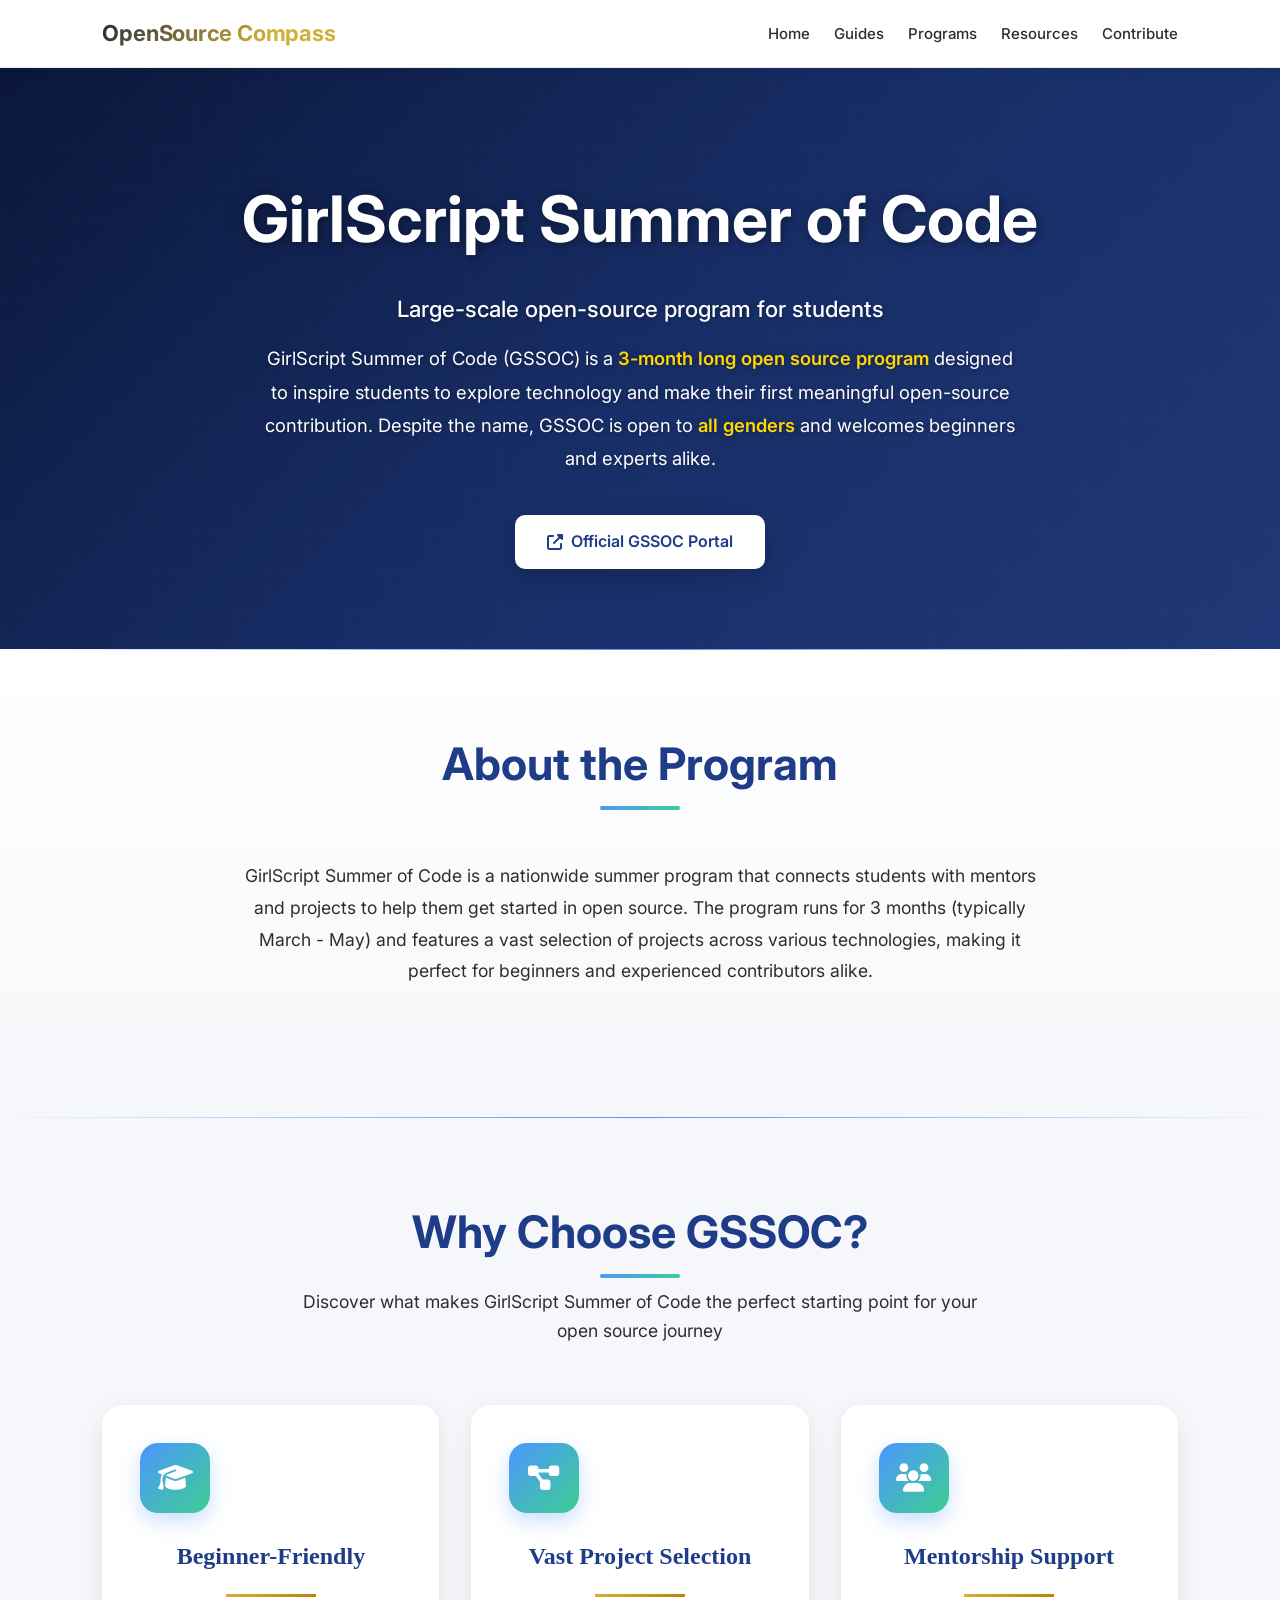
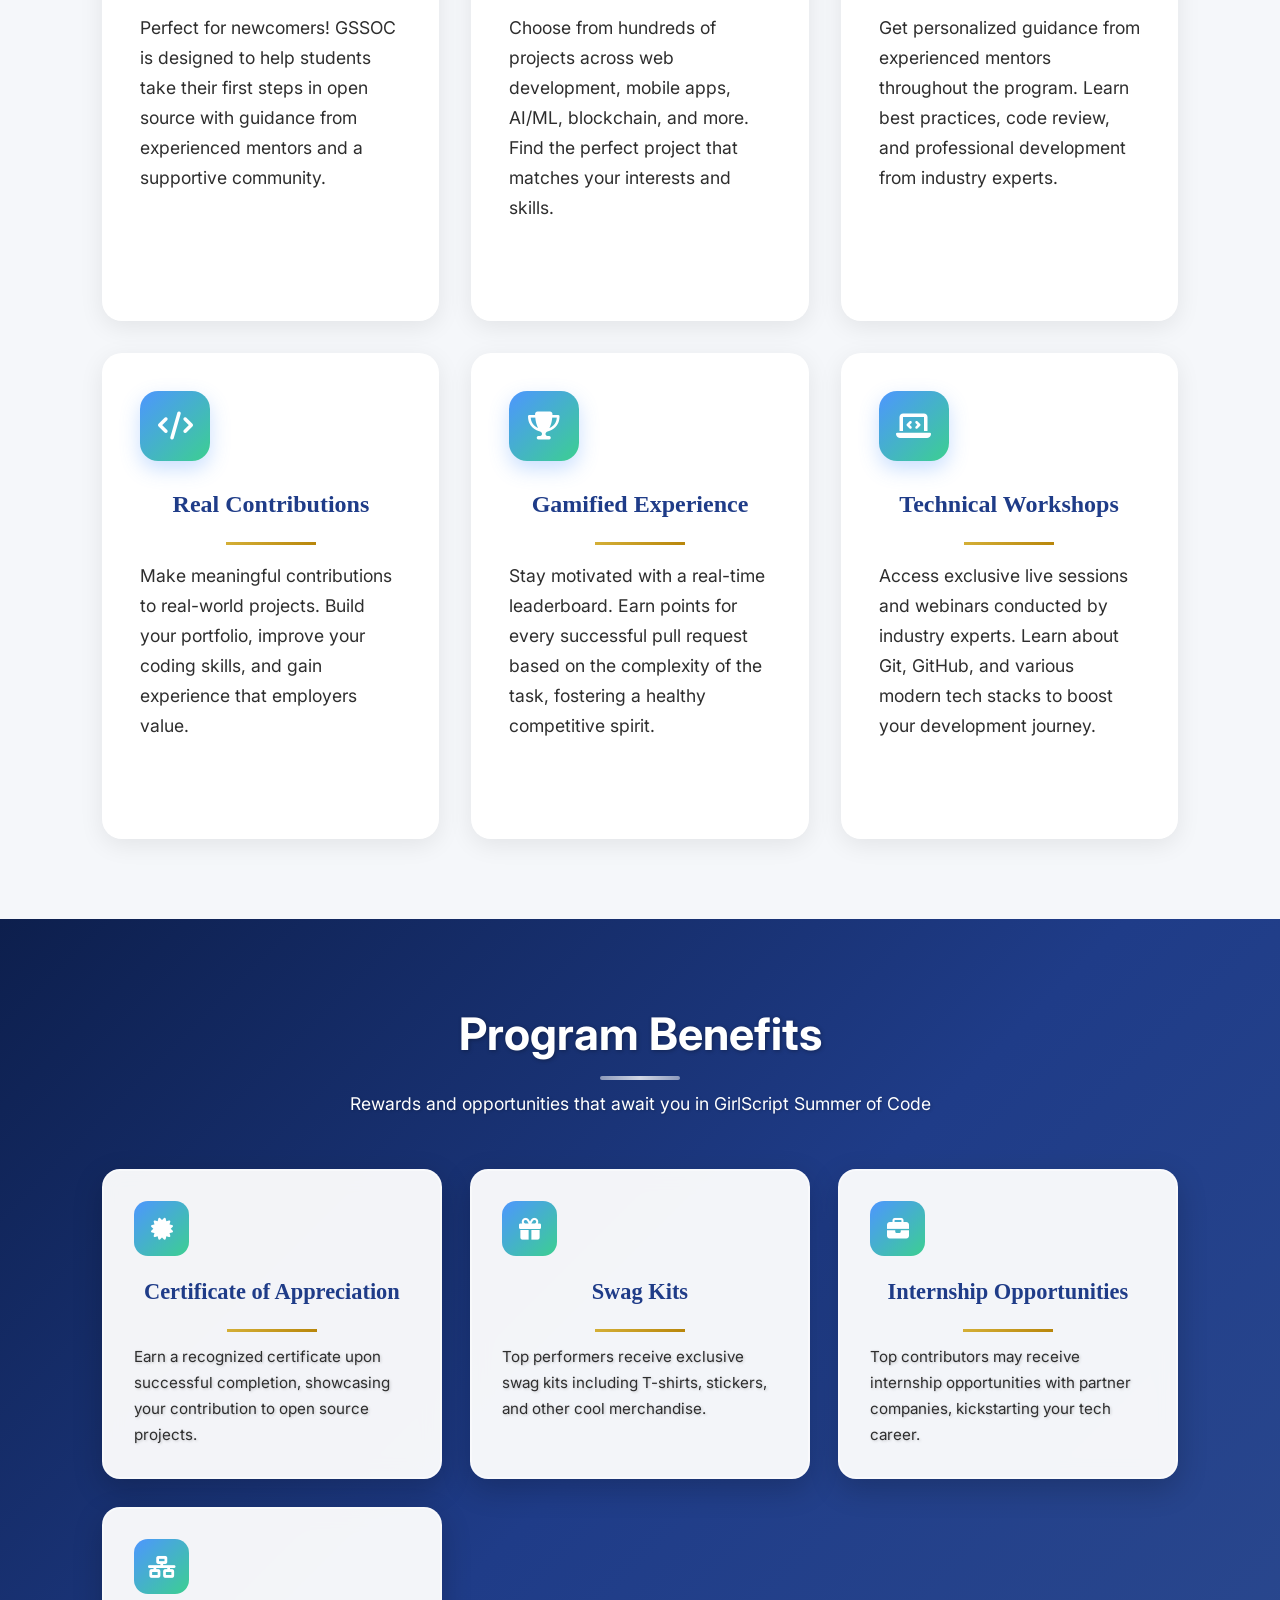
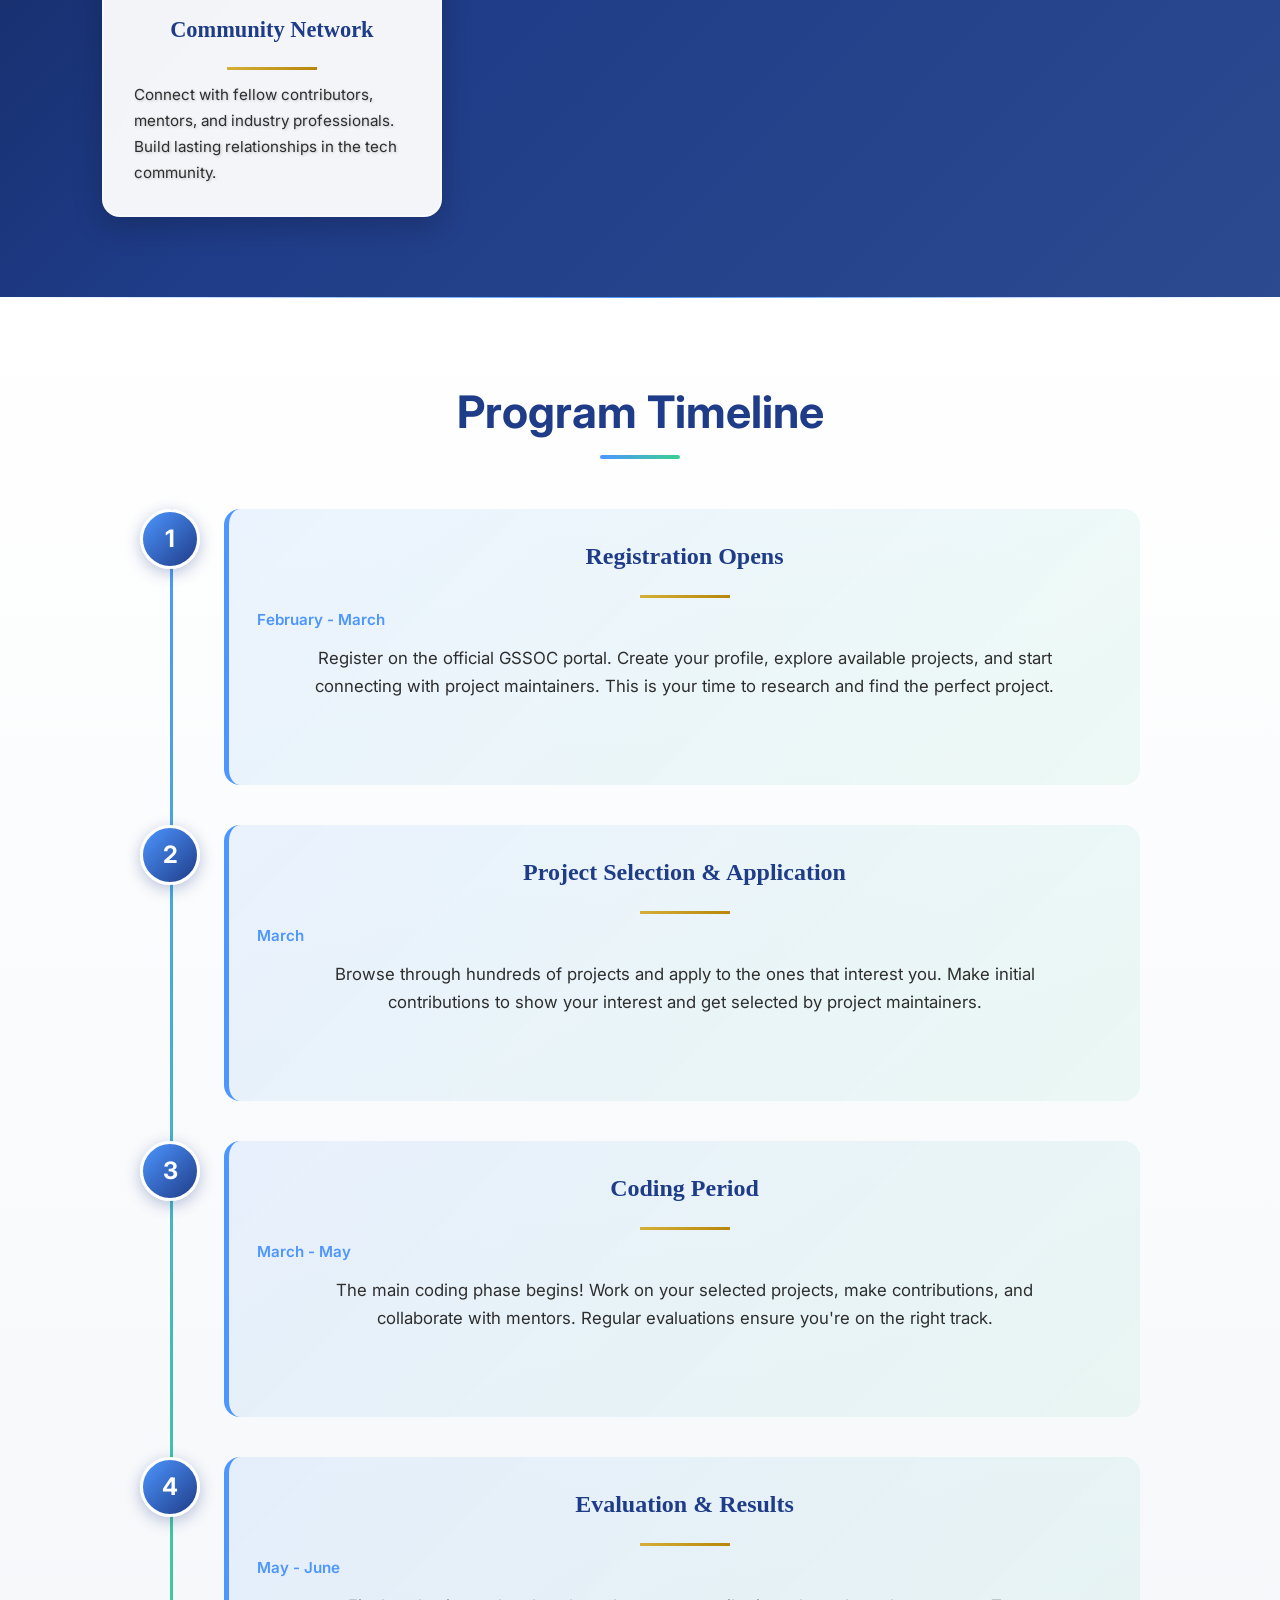
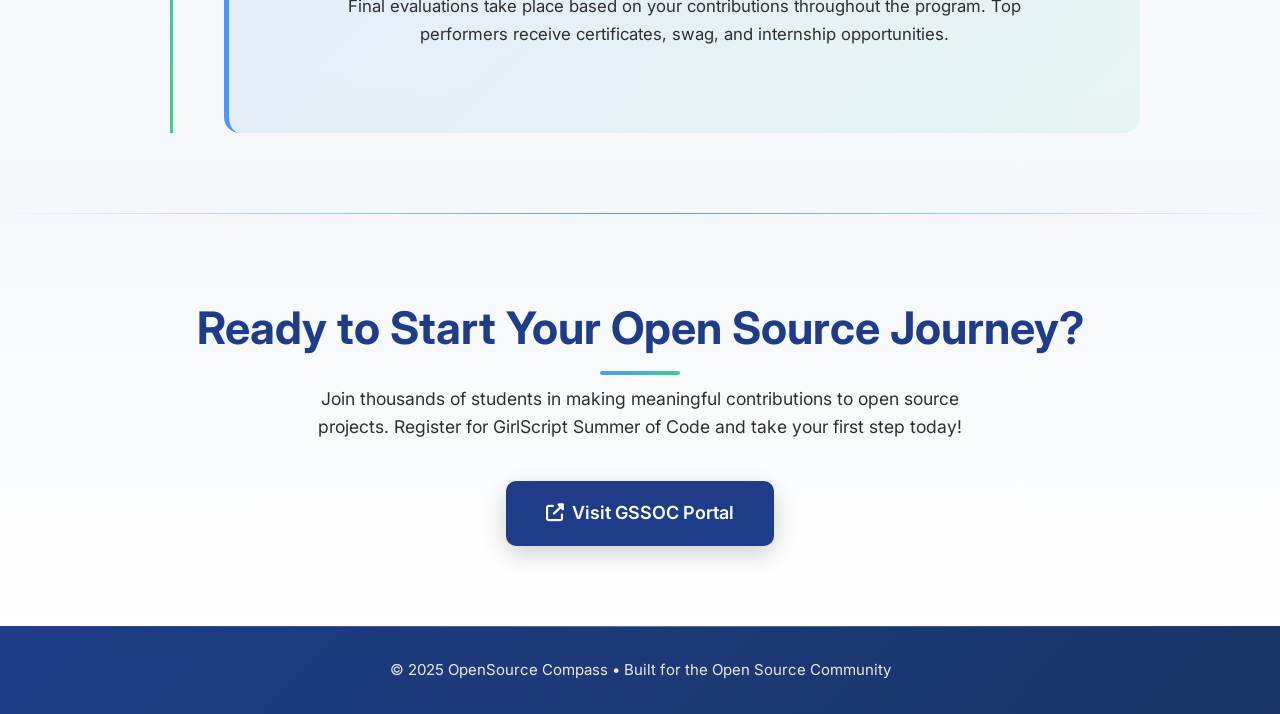
<file: frontend/pages/Event/gssoc.html>
<!DOCTYPE html>
<html lang="en">
<head>
    <meta charset="UTF-8">
    <title>GirlScript Summer of Code - OpenSource Compass</title>
    <link rel="icon" href="../../library/assets/favicon.png" type="image/png" />
    <meta name="viewport" content="width=device-width, initial-scale=1.0">
    <meta name="description" content="Complete guide to GirlScript Summer of Code (GSSOC) - Learn about program structure, benefits, and how to apply for this beginner-friendly open source program.">

    <link href="https://fonts.googleapis.com/css2?family=Inter:wght@400;500;600;700&display=swap" rel="stylesheet">
    <link rel="stylesheet" href="https://cdnjs.cloudflare.com/ajax/libs/font-awesome/6.4.0/css/all.min.css">

    <link rel="stylesheet" href="../../css/style.css">

    <style>
        :root {
            --primary-blue: #1F3C88;
            --secondary-blue: #4D96FF;
            --light-gray: #F5F7FA;
            --text-dark: #2E2E2E;
            --success-green: #3CCF91;
            --white: #FFFFFF;
        }

        * {
            margin: 0;
            padding: 0;
            box-sizing: border-box;
            font-family: 'Inter', sans-serif;
        }

        html {
            scroll-behavior: smooth;
        }

        body {
            background-color: var(--white);
            color: var(--text-dark);
            line-height: 1.6;
        }

        /* ---------- Navbar ---------- */
        header {
            background-color: var(--white);
            border-bottom: 1px solid #eaeaea;
            padding: 16px 8%;
            display: flex;
            justify-content: space-between;
            align-items: center;
            position: sticky;
            top: 0;
            z-index: 1000;
            box-shadow: 0 2px 8px rgba(0, 0, 0, 0.05);
        }

        header h1 {
            color: var(--primary-blue);
            font-size: 22px;
            font-weight: 700;
        }

        nav {
            display: flex;
            gap: 24px;
            flex-wrap: wrap;
        }

        nav a {
            text-decoration: none;
            color: var(--text-dark);
            font-weight: 500;
            font-size: 15px;
            transition: all 0.3s ease;
            position: relative;
            padding: 4px 0;
        }

        nav a::after {
            content: '';
            position: absolute;
            bottom: 0;
            left: 0;
            width: 0;
            height: 2px;
            background: linear-gradient(90deg, var(--secondary-blue), var(--success-green));
            transition: width 0.3s ease;
        }

        nav a:hover {
            color: var(--secondary-blue);
        }

        nav a:hover::after {
            width: 100%;
        }

        /* ---------- Hero Section ---------- */
        .hero {
            background: linear-gradient(135deg, #0d1f4d 0%, #1F3C88 50%, #2a4a9e 100%);
            color: var(--white);
            padding: 100px 8% 80px;
            text-align: center;
            position: relative;
            overflow: hidden;
        }

        .hero::before {
            content: '';
            position: absolute;
            top: 0;
            left: 0;
            right: 0;
            bottom: 0;
            background: url('data:image/svg+xml,<svg xmlns="http://www.w3.org/2000/svg" viewBox="0 0 1200 600"><defs><pattern id="grid" width="40" height="40" patternUnits="userSpaceOnUse"><path d="M 40 0 L 0 0 0 40" fill="none" stroke="rgba(255,255,255,0.08)" stroke-width="1"/></pattern></defs><rect width="1200" height="600" fill="url(%23grid)"/></svg>');
            opacity: 0.4;
        }

        .hero::after {
            content: '';
            position: absolute;
            top: 0;
            left: 0;
            right: 0;
            bottom: 0;
            background: rgba(0, 0, 0, 0.25);
            z-index: 0;
        }

        .hero-content {
            position: relative;
            z-index: 1;
            max-width: 900px;
            margin: 0 auto;
            animation: fadeInUp 0.8s ease-out;
        }

        .hero h1 {
            font-size: clamp(2.5rem, 5vw, 4rem);
            font-weight: 700;
            margin-bottom: 20px;
            color: var(--white);
            text-shadow: 2px 2px 8px rgba(0, 0, 0, 0.3), 0 0 20px rgba(0, 0, 0, 0.2);
            animation: fadeInUp 0.8s ease-out 0.2s both;
        }

        .hero .subtitle {
            font-size: clamp(1.1rem, 2vw, 1.4rem);
            margin-bottom: 16px;
            font-weight: 500;
            color: var(--white);
            text-shadow: 1px 1px 4px rgba(0, 0, 0, 0.3);
            animation: fadeInUp 0.8s ease-out 0.3s both;
        }

        .hero .intro {
            font-size: clamp(1rem, 1.5vw, 1.15rem);
            max-width: 750px;
            margin: 0 auto 40px;
            line-height: 1.8;
            color: var(--white);
            text-shadow: 1px 1px 4px rgba(0, 0, 0, 0.3);
            animation: fadeInUp 0.8s ease-out 0.4s both;
        }

        .hero .intro strong {
            color: #FFD700;
            font-weight: 600;
            text-shadow: 1px 1px 6px rgba(0, 0, 0, 0.4);
        }

        .hero .cta-buttons {
            display: flex;
            gap: 16px;
            justify-content: center;
            flex-wrap: wrap;
            margin-top: 32px;
        }

        .btn {
            padding: 14px 32px;
            font-size: 16px;
            font-weight: 600;
            border-radius: 10px;
            text-decoration: none;
            display: inline-flex;
            align-items: center;
            gap: 8px;
            transition: transform 0.35s cubic-bezier(0.4, 0, 0.2, 1), box-shadow 0.35s ease, background 0.35s ease, color 0.35s ease;
            cursor: pointer;
            border: none;
            position: relative;
            overflow: hidden;
            will-change: transform, box-shadow;
        }

        .btn::before {
            content: '';
            position: absolute;
            top: 0;
            left: -120%;
            width: 100%;
            height: 100%;
            background: linear-gradient(120deg, transparent 30%, rgba(255,255,255,0.35) 50%, transparent 70%);
            transform: skewX(-20deg);
            transition: transform 0.45s ease;
        }

        .btn-primary {
            background-color: var(--white);
            color: var(--primary-blue);
            box-shadow: 0 8px 25px rgba(0, 0, 0, 0.18);
        }

        .btn-primary:hover {
            transform: translateY(-3px) scale(1.03) rotate(-0.3deg);
            box-shadow: 0 16px 36px rgba(0, 0, 0, 0.24);
        }

        .btn:hover::before {
            transform: translateX(240%) skewX(-20deg);
        }

        /* ---------- About Section ---------- */
        .about-section {
            padding: 80px 8%;
            background: linear-gradient(180deg, var(--white) 0%, var(--light-gray) 100%);
            position: relative;
        }

        .about-section::before {
            content: '';
            position: absolute;
            top: 0;
            left: 0;
            right: 0;
            height: 1px;
            background: linear-gradient(90deg, transparent, var(--secondary-blue), transparent);
        }

        .about-section h2 {
            font-size: clamp(2rem, 4vw, 2.8rem);
            color: var(--primary-blue);
            text-align: center;
            margin-bottom: 20px;
            font-weight: 700;
            position: relative;
            display: inline-block;
            width: 100%;
        }

        .about-section h2::after {
            content: '';
            position: absolute;
            bottom: -10px;
            left: 50%;
            transform: translateX(-50%);
            width: 80px;
            height: 4px;
            background: linear-gradient(90deg, var(--secondary-blue), var(--success-green));
            border-radius: 2px;
        }

        .about-section p {
            text-align: center;
            max-width: 800px;
            margin: 40px auto 50px;
            font-size: 1.1rem;
            color: var(--text-dark);
            line-height: 1.8;
        }

        /* ---------- Features Section ---------- */
        .features-section {
            padding: 80px 8%;
            background-color: var(--light-gray);
            position: relative;
        }

        .features-section::before {
            content: '';
            position: absolute;
            top: 0;
            left: 0;
            right: 0;
            height: 1px;
            background: linear-gradient(90deg, transparent, var(--secondary-blue), transparent);
        }

        .features-section h2 {
            font-size: clamp(2rem, 4vw, 2.8rem);
            color: var(--primary-blue);
            text-align: center;
            margin-bottom: 20px;
            font-weight: 700;
            position: relative;
            display: inline-block;
            width: 100%;
        }

        .features-section h2::after {
            content: '';
            position: absolute;
            bottom: -10px;
            left: 50%;
            transform: translateX(-50%);
            width: 80px;
            height: 4px;
            background: linear-gradient(90deg, var(--secondary-blue), var(--success-green));
            border-radius: 2px;
        }

        .features-section p {
            text-align: center;
            max-width: 700px;
            margin: 0 auto 60px;
            color: var(--text-dark);
            font-size: 1.1rem;
        }

        .features-grid {
            display: grid;
            grid-template-columns: repeat(auto-fit, minmax(280px, 1fr));
            gap: 32px;
            max-width: 1200px;
            margin: 0 auto;
        }

        .feature-card {
            background-color: var(--white);
            padding: 36px;
            border-radius: 20px;
            box-shadow: 0 6px 25px rgba(0, 0, 0, 0.08);
            transition: all 0.5s cubic-bezier(0.4, 0, 0.2, 1);
            position: relative;
            overflow: hidden;
            animation: fadeInUp 0.6s ease-out both;
            border: 2px solid transparent;
        }

        .feature-card:nth-child(1) { animation-delay: 0.1s; }
        .feature-card:nth-child(2) { animation-delay: 0.2s; }
        .feature-card:nth-child(3) { animation-delay: 0.3s; }
        .feature-card:nth-child(4) { animation-delay: 0.4s; }
        /* Added animation delays for the new cards */
        .feature-card:nth-child(5) { animation-delay: 0.5s; }
        .feature-card:nth-child(6) { animation-delay: 0.6s; }

        .feature-card::before {
            content: '';
            position: absolute;
            top: 0;
            left: 0;
            right: 0;
            bottom: 0;
            background: linear-gradient(135deg, rgba(77,150,255,0.1), rgba(60,207,145,0.08));
            opacity: 0;
            transition: opacity 0.5s ease;
            z-index: 0;
        }

        .feature-card:hover::before {
            opacity: 1;
        }

        .feature-card:hover {
            transform: translateY(-15px) rotate(1deg);
            box-shadow: 0 25px 60px rgba(31, 60, 136, 0.25);
            border-color: var(--secondary-blue);
        }

        .feature-card-content {
            position: relative;
            z-index: 1;
        }

        .feature-icon {
            width: 70px;
            height: 70px;
            border-radius: 18px;
            background: linear-gradient(135deg, var(--secondary-blue), var(--success-green));
            color: var(--white);
            display: flex;
            align-items: center;
            justify-content: center;
            font-size: 28px;
            margin-bottom: 24px;
            box-shadow: 0 8px 20px rgba(77, 150, 255, 0.3);
            transition: all 0.5s cubic-bezier(0.4, 0, 0.2, 1);
        }

        .feature-card:hover .feature-icon {
            transform: scale(1.2) rotate(-10deg);
            box-shadow: 0 12px 30px rgba(77, 150, 255, 0.4);
        }

        .feature-card h3 {
            font-size: 1.5rem;
            color: var(--primary-blue);
            margin-bottom: 16px;
            font-weight: 700;
        }

        .feature-card p {
            text-align: left;
            color: var(--text-dark);
            line-height: 1.7;
        }

        /* ---------- Benefits Section ---------- */
        .benefits-section {
            padding: 80px 8%;
            background: linear-gradient(135deg, #0d1f4d 0%, var(--primary-blue) 50%, #2C4A8F 100%);
            color: var(--white);
        }

        .benefits-section h2 {
            font-size: clamp(2rem, 4vw, 2.8rem);
            text-align: center;
            margin-bottom: 20px;
            font-weight: 700;
            color: var(--white);
            text-shadow: 1px 1px 4px rgba(0, 0, 0, 0.3);
            position: relative;
            display: inline-block;
            width: 100%;
        }

        .benefits-section h2::after {
            content: '';
            position: absolute;
            bottom: -10px;
            left: 50%;
            transform: translateX(-50%);
            width: 80px;
            height: 4px;
            background: linear-gradient(90deg, rgba(255, 255, 255, 0.5), rgba(255, 255, 255, 0.8), rgba(255, 255, 255, 0.5));
            border-radius: 2px;
        }

        .benefits-section p {
            text-align: center;
            max-width: 700px;
            margin: 0 auto 50px;
            font-size: 1.1rem;
            color: var(--white);
            text-shadow: 1px 1px 3px rgba(0, 0, 0, 0.2);
        }

        .benefits-grid {
            display: grid;
            grid-template-columns: repeat(auto-fit, minmax(250px, 1fr));
            gap: 28px;
            max-width: 1200px;
            margin: 0 auto;
        }

        .benefit-card {
            background-color: rgba(255, 255, 255, 0.95);
            backdrop-filter: blur(10px);
            padding: 30px;
            border-radius: 18px;
            border: 2px solid rgba(255, 255, 255, 0.4);
            transition: all 0.5s cubic-bezier(0.4, 0, 0.2, 1);
            color: var(--text-dark);
            box-shadow: 0 10px 30px rgba(0, 0, 0, 0.2);
            animation: fadeInScale 0.6s ease-out both;
            position: relative;
            overflow: hidden;
        }

        .benefit-card:nth-child(1) { animation-delay: 0.1s; }
        .benefit-card:nth-child(2) { animation-delay: 0.2s; }
        .benefit-card:nth-child(3) { animation-delay: 0.3s; }
        .benefit-card:nth-child(4) { animation-delay: 0.4s; }

        .benefit-card::after {
            content: '';
            position: absolute;
            top: -50%;
            right: -50%;
            width: 200%;
            height: 200%;
            background: radial-gradient(circle, rgba(255,215,0,0.2) 0%, transparent 70%);
            opacity: 0;
            transition: opacity 0.5s ease;
        }

        .benefit-card:hover {
            background-color: rgba(255, 255, 255, 1);
            transform: translateY(-12px) rotate(-1deg);
            box-shadow: 0 20px 50px rgba(0, 0, 0, 0.35);
            border-color: rgba(255, 215, 0, 0.8);
        }

        .benefit-card:hover::after {
            opacity: 1;
        }

        .benefit-icon {
            width: 55px;
            height: 55px;
            border-radius: 14px;
            background: linear-gradient(135deg, var(--secondary-blue), var(--success-green));
            color: var(--white);
            display: flex;
            align-items: center;
            justify-content: center;
            font-size: 22px;
            margin-bottom: 18px;
            transition: all 0.5s cubic-bezier(0.4, 0, 0.2, 1);
        }

        .benefit-card:hover .benefit-icon {
            transform: scale(1.25) rotate(10deg);
        }

        .benefit-card h3 {
            font-size: 1.4rem;
            margin-bottom: 12px;
            color: var(--primary-blue);
            font-weight: 600;
        }

        .benefit-card p {
            text-align: left;
            color: var(--text-dark);
            line-height: 1.7;
            margin: 0;
            font-size: 0.95rem;
        }

        /* ---------- Timeline Section ---------- */
        .timeline-section {
            padding: 80px 8%;
            background: linear-gradient(180deg, var(--white) 0%, var(--light-gray) 100%);
            position: relative;
        }

        .timeline-section::before {
            content: '';
            position: absolute;
            top: 0;
            left: 0;
            right: 0;
            height: 1px;
            background: linear-gradient(90deg, transparent, var(--secondary-blue), transparent);
        }

        .timeline-section h2 {
            font-size: clamp(2rem, 4vw, 2.8rem);
            color: var(--primary-blue);
            text-align: center;
            margin-bottom: 60px;
            font-weight: 700;
            position: relative;
            display: inline-block;
            width: 100%;
        }

        .timeline-section h2::after {
            content: '';
            position: absolute;
            bottom: -10px;
            left: 50%;
            transform: translateX(-50%);
            width: 80px;
            height: 4px;
            background: linear-gradient(90deg, var(--secondary-blue), var(--success-green));
            border-radius: 2px;
        }

        .timeline-container {
            max-width: 1000px;
            margin: 0 auto;
            position: relative;
        }

        .timeline-line {
            position: absolute;
            left: 30px;
            top: 0;
            bottom: 0;
            width: 3px;
            background: linear-gradient(180deg, var(--secondary-blue), var(--success-green));
            z-index: 0;
        }

        .timeline-steps {
            display: flex;
            flex-direction: column;
            gap: 40px;
            position: relative;
            z-index: 1;
        }

        .timeline-step {
            display: flex;
            gap: 24px;
            align-items: flex-start;
        }

        .step-marker {
            width: 60px;
            height: 60px;
            border-radius: 50%;
            background: linear-gradient(135deg, var(--secondary-blue), var(--primary-blue));
            color: var(--white);
            display: flex;
            align-items: center;
            justify-content: center;
            font-size: 24px;
            font-weight: 700;
            flex-shrink: 0;
            box-shadow: 0 4px 15px rgba(31, 60, 136, 0.3);
            position: relative;
            border: 3px solid var(--white);
            transition: all 0.4s cubic-bezier(0.4, 0, 0.2, 1);
        }

        .timeline-step:hover .step-marker {
            transform: scale(1.15) rotate(10deg);
            box-shadow: 0 8px 25px rgba(31, 60, 136, 0.5);
        }

        .step-info {
            flex: 1;
            background: linear-gradient(135deg, rgba(77,150,255,0.1), rgba(60,207,145,0.08));
            padding: 28px;
            border-radius: 16px;
            border-left: 5px solid var(--secondary-blue);
            transition: all 0.4s cubic-bezier(0.4, 0, 0.2, 1);
            animation: fadeInLeft 0.6s ease-out both;
        }

        .timeline-step:nth-child(1) .step-info { animation-delay: 0.1s; }
        .timeline-step:nth-child(2) .step-info { animation-delay: 0.2s; }
        .timeline-step:nth-child(3) .step-info { animation-delay: 0.3s; }
        .timeline-step:nth-child(4) .step-info { animation-delay: 0.4s; }

        .step-info:hover {
            transform: translateX(12px) scale(1.02);
            box-shadow: 0 16px 35px rgba(0, 0, 0, 0.2);
            border-left-width: 8px;
        }

        .step-info h3 {
            font-size: 1.5rem;
            color: var(--primary-blue);
            margin-bottom: 10px;
            font-weight: 600;
        }

        .step-info .step-date {
            color: var(--secondary-blue);
            font-weight: 600;
            font-size: 0.95rem;
            margin-bottom: 12px;
        }

        .step-info p {
            color: var(--text-dark);
            line-height: 1.7;
        }

        /* ---------- CTA Section ---------- */
        .cta-section {
            padding: 80px 8%;
            background: linear-gradient(180deg, var(--light-gray) 0%, var(--white) 100%);
            text-align: center;
            position: relative;
        }

        .cta-section::before {
            content: '';
            position: absolute;
            top: 0;
            left: 0;
            right: 0;
            height: 1px;
            background: linear-gradient(90deg, transparent, var(--secondary-blue), transparent);
        }

        .cta-section h2 {
            font-size: clamp(2rem, 4vw, 2.8rem);
            color: var(--primary-blue);
            margin-bottom: 20px;
            font-weight: 700;
            animation: fadeInUp 0.6s ease-out;
            position: relative;
            display: inline-block;
            width: 100%;
        }

        .cta-section h2::after {
            content: '';
            position: absolute;
            bottom: -10px;
            left: 50%;
            transform: translateX(-50%);
            width: 80px;
            height: 4px;
            background: linear-gradient(90deg, var(--secondary-blue), var(--success-green));
            border-radius: 2px;
        }

        .cta-section p {
            max-width: 700px;
            margin: 0 auto 40px;
            font-size: 1.1rem;
            color: var(--text-dark);
            animation: fadeInUp 0.6s ease-out 0.2s both;
        }

        .cta-buttons-large {
            display: flex;
            gap: 20px;
            justify-content: center;
            flex-wrap: wrap;
            animation: fadeInUp 0.6s ease-out 0.4s both;
        }

        .btn-large {
            padding: 18px 40px;
            font-size: 18px;
        }

        /* ---------- Footer ---------- */
        footer {
            background: linear-gradient(135deg, var(--primary-blue) 0%, #1a3566 100%);
            color: var(--white);
            text-align: center;
            padding: 32px 8%;
            position: relative;
        }

        footer::before {
            content: '';
            position: absolute;
            top: 0;
            left: 0;
            right: 0;
            height: 1px;
            background: linear-gradient(90deg, transparent, rgba(255, 255, 255, 0.3), transparent);
        }

        footer p {
            font-size: 15px;
            opacity: 0.9;
        }

        /* ---------- Responsive ---------- */
        @media (max-width: 768px) {
            header {
                flex-direction: column;
                gap: 16px;
                padding: 16px 5%;
            }

            nav {
                justify-content: center;
                gap: 16px;
            }

            .hero {
                padding: 60px 5% 50px;
            }

            .hero .cta-buttons {
                flex-direction: column;
                align-items: stretch;
            }

            .btn {
                justify-content: center;
            }

            .about-section,
            .features-section,
            .benefits-section,
            .timeline-section,
            .cta-section {
                padding: 60px 5%;
            }

            .timeline-line {
                left: 20px;
            }

            .step-marker {
                width: 50px;
                height: 50px;
                font-size: 20px;
            }

            .step-info {
                padding: 20px;
            }

            .features-grid,
            .benefits-grid {
                grid-template-columns: 1fr;
                gap: 24px;
            }

            .cta-buttons-large {
                flex-direction: column;
            }

            .btn-large {
                width: 100%;
                justify-content: center;
            }
        }

        @media (max-width: 480px) {
            nav a {
                font-size: 14px;
            }

            .step-info h3,
            .feature-card h3,
            .benefit-card h3 {
                font-size: 1.3rem;
            }
        }

        /* Animations */
        @keyframes fadeInUp {
            from {
                opacity: 0;
                transform: translateY(30px);
            }
            to {
                opacity: 1;
                transform: translateY(0);
            }
        }

        @keyframes fadeInLeft {
            from {
                opacity: 0;
                transform: translateX(-30px);
            }
            to {
                opacity: 1;
                transform: translateX(0);
            }
        }

        @keyframes fadeInScale {
            from {
                opacity: 0;
                transform: scale(0.9);
            }
            to {
                opacity: 1;
                transform: scale(1);
            }
        }

        /* Accessibility */
        @media (prefers-reduced-motion: reduce) {
            * {
                animation-duration: 0.01ms !important;
                animation-iteration-count: 1 !important;
                transition-duration: 0.01ms !important;
            }
        }

        /* Focus styles for accessibility */
        a:focus,
        button:focus {
            outline: 3px solid var(--secondary-blue);
            outline-offset: 2px;
        }
    </style>
</head>

<body>
    <header>
        <h1><a href="../../../index.html" style="text-decoration: none; color: inherit;">OpenSource Compass</a></h1>
        <nav>
            <a href="../../../index.html">Home</a>
            <a href="../guides.html">Guides</a>
            <a href="../programs.html">Programs</a>
            <a href="../Resources.html">Resources</a>
            <a href="../Contribute.html">Contribute</a>
        </nav>
    </header>

    <section class="hero">
        <div class="hero-content">
            <h1>GirlScript Summer of Code</h1>
            <p class="subtitle">Large-scale open-source program for students</p>
            <p class="intro">
                GirlScript Summer of Code (GSSOC) is a <strong>3-month long open source program</strong> designed to inspire students to explore technology and make their first meaningful open-source contribution. Despite the name, GSSOC is open to <strong>all genders</strong> and welcomes beginners and experts alike.
            </p>
            <div class="cta-buttons">
                <a href="https://gssoc.girlscript.tech/" target="_blank" rel="noopener noreferrer" class="btn btn-primary">
                    <i class="fas fa-external-link-alt"></i>
                    Official GSSOC Portal
                </a>
            </div>
        </div>
    </section>

    <section class="about-section">
        <h2>About the Program</h2>
        <p>
            GirlScript Summer of Code is a nationwide summer program that connects students with mentors and projects to help them get started in open source. The program runs for 3 months (typically March - May) and features a vast selection of projects across various technologies, making it perfect for beginners and experienced contributors alike.
        </p>
    </section>

    <section class="features-section">
        <h2>Why Choose GSSOC?</h2>
        <p>Discover what makes GirlScript Summer of Code the perfect starting point for your open source journey</p>
        <div class="features-grid">
            <div class="feature-card">
                <div class="feature-card-content">
                    <div class="feature-icon">
                        <i class="fas fa-graduation-cap"></i>
                    </div>
                    <h3>Beginner-Friendly</h3>
                    <p>Perfect for newcomers! GSSOC is designed to help students take their first steps in open source with guidance from experienced mentors and a supportive community.</p>
                </div>
            </div>
            <div class="feature-card">
                <div class="feature-card-content">
                    <div class="feature-icon">
                        <i class="fas fa-project-diagram"></i>
                    </div>
                    <h3>Vast Project Selection</h3>
                    <p>Choose from hundreds of projects across web development, mobile apps, AI/ML, blockchain, and more. Find the perfect project that matches your interests and skills.</p>
                </div>
            </div>
            <div class="feature-card">
                <div class="feature-card-content">
                    <div class="feature-icon">
                        <i class="fas fa-users"></i>
                    </div>
                    <h3>Mentorship Support</h3>
                    <p>Get personalized guidance from experienced mentors throughout the program. Learn best practices, code review, and professional development from industry experts.</p>
                </div>
            </div>
            <div class="feature-card">
                <div class="feature-card-content">
                    <div class="feature-icon">
                        <i class="fas fa-code"></i>
                    </div>
                    <h3>Real Contributions</h3>
                    <p>Make meaningful contributions to real-world projects. Build your portfolio, improve your coding skills, and gain experience that employers value.</p>
                </div>
            </div>
            <div class="feature-card">
                <div class="feature-card-content">
                    <div class="feature-icon">
                        <i class="fas fa-trophy"></i>
                    </div>
                    <h3>Gamified Experience</h3>
                    <p>Stay motivated with a real-time leaderboard. Earn points for every successful pull request based on the complexity of the task, fostering a healthy competitive spirit.</p>
                </div>
            </div>
            <div class="feature-card">
                <div class="feature-card-content">
                    <div class="feature-icon">
                        <i class="fas fa-laptop-code"></i>
                    </div>
                    <h3>Technical Workshops</h3>
                    <p>Access exclusive live sessions and webinars conducted by industry experts. Learn about Git, GitHub, and various modern tech stacks to boost your development journey.</p>
                </div>
            </div>
        </div>
    </section>

    <section class="benefits-section">
        <h2>Program Benefits</h2>
        <p>Rewards and opportunities that await you in GirlScript Summer of Code</p>
        <div class="benefits-grid">
            <div class="benefit-card">
                <div class="benefit-icon">
                    <i class="fas fa-certificate"></i>
                </div>
                <h3>Certificate of Appreciation</h3>
                <p>Earn a recognized certificate upon successful completion, showcasing your contribution to open source projects.</p>
            </div>
            <div class="benefit-card">
                <div class="benefit-icon">
                    <i class="fas fa-gift"></i>
                </div>
                <h3>Swag Kits</h3>
                <p>Top performers receive exclusive swag kits including T-shirts, stickers, and other cool merchandise.</p>
            </div>
            <div class="benefit-card">
                <div class="benefit-icon">
                    <i class="fas fa-briefcase"></i>
                </div>
                <h3>Internship Opportunities</h3>
                <p>Top contributors may receive internship opportunities with partner companies, kickstarting your tech career.</p>
            </div>
            <div class="benefit-card">
                <div class="benefit-icon">
                    <i class="fas fa-network-wired"></i>
                </div>
                <h3>Community Network</h3>
                <p>Connect with fellow contributors, mentors, and industry professionals. Build lasting relationships in the tech community.</p>
            </div>
        </div>
    </section>

    <section class="timeline-section">
        <h2>Program Timeline</h2>
        <div class="timeline-container">
            <div class="timeline-line"></div>
            <div class="timeline-steps">
                <div class="timeline-step">
                    <div class="step-marker">1</div>
                    <div class="step-info">
                        <h3>Registration Opens</h3>
                        <div class="step-date">February - March</div>
                        <p>Register on the official GSSOC portal. Create your profile, explore available projects, and start connecting with project maintainers. This is your time to research and find the perfect project.</p>
                    </div>
                </div>
                <div class="timeline-step">
                    <div class="step-marker">2</div>
                    <div class="step-info">
                        <h3>Project Selection & Application</h3>
                        <div class="step-date">March</div>
                        <p>Browse through hundreds of projects and apply to the ones that interest you. Make initial contributions to show your interest and get selected by project maintainers.</p>
                    </div>
                </div>
                <div class="timeline-step">
                    <div class="step-marker">3</div>
                    <div class="step-info">
                        <h3>Coding Period</h3>
                        <div class="step-date">March - May</div>
                        <p>The main coding phase begins! Work on your selected projects, make contributions, and collaborate with mentors. Regular evaluations ensure you're on the right track.</p>
                    </div>
                </div>
                <div class="timeline-step">
                    <div class="step-marker">4</div>
                    <div class="step-info">
                        <h3>Evaluation & Results</h3>
                        <div class="step-date">May - June</div>
                        <p>Final evaluations take place based on your contributions throughout the program. Top performers receive certificates, swag, and internship opportunities.</p>
                    </div>
                </div>
            </div>
        </div>
    </section>

    <section class="cta-section">
        <h2>Ready to Start Your Open Source Journey?</h2>
        <p>Join thousands of students in making meaningful contributions to open source projects. Register for GirlScript Summer of Code and take your first step today!</p>
        <div class="cta-buttons-large">
            <a href="https://gssoc.girlscript.tech/" target="_blank" rel="noopener noreferrer" class="btn btn-primary btn-large" style="background-color: var(--primary-blue); color: var(--white); border-color: var(--primary-blue);">
                <i class="fas fa-external-link-alt"></i>
                Visit GSSOC Portal
            </a>
        </div>
    </section>

    <footer>
        <p>© 2025 OpenSource Compass • Built for the Open Source Community</p>
    </footer>

    <script>
        // Smooth scroll for anchor links
        document.querySelectorAll('a[href^="#"]').forEach(anchor => {
            anchor.addEventListener('click', function (e) {
                e.preventDefault();
                const target = document.querySelector(this.getAttribute('href'));
                if (target) {
                    target.scrollIntoView({
                        behavior: 'smooth',
                        block: 'start'
                    });
                }
            });
        });

        // Enhanced scroll animations with staggered delays
        const observerOptions = {
            threshold: 0.15,
            rootMargin: '0px 0px -80px 0px'
        };

        const observer = new IntersectionObserver((entries) => {
            entries.forEach((entry, index) => {
                if (entry.isIntersecting) {
                    setTimeout(() => {
                        entry.target.style.opacity = '1';
                        entry.target.style.transform = 'translateY(0) scale(1)';
                    }, index * 100);
                    observer.unobserve(entry.target);
                }
            });
        }, observerOptions);

        // Observe elements with enhanced animations
        document.querySelectorAll('.feature-card, .timeline-step, .benefit-card').forEach((el, index) => {
            el.style.opacity = '0';
            el.style.transform = 'translateY(30px) scale(0.95)';
            el.style.transition = 'opacity 0.8s cubic-bezier(0.4, 0, 0.2, 1), transform 0.8s cubic-bezier(0.4, 0, 0.2, 1)';
            observer.observe(el);
        });

        // Add parallax effect to hero section
        window.addEventListener('scroll', () => {
            const scrolled = window.pageYOffset;
            const hero = document.querySelector('.hero');
            if (hero && scrolled < hero.offsetHeight) {
                hero.style.transform = `translateY(${scrolled * 0.3}px)`;
            }
        });
    </script>
</body>
</html>
</file>
<file: frontend/css/contribute.css>
* {
  margin: 0;
  padding: 0;
  box-sizing: border-box;
}

html,
body {
  max-width: 100%;
  overflow-x: hidden;
}

:root {
  --primary-gold: #d4af37;
  --secondary-gold: #b8860b;
  --deep-navy: #1b263b;
  --warm-cream: #fdf4e3;
  --light-parchment: #fff8e7;
  --charcoal-dark: #2c2c2c;
  --text-secondary: #5a5a5a;

  --shadow-main: 0 8px 32px rgba(0, 0, 0, 0.12);
  --shadow-hover: 0 20px 40px rgba(0, 0, 0, 0.18);
}


body {
  font-family: "Crimson Text", Georgia, serif;
  font-size: 15px;
  line-height: 1.7;
  background: linear-gradient(
    135deg,
    var(--light-parchment) 0%,
    var(--warm-cream) 100%
  );
  color: var(--charcoal-dark);
}


header {
  background: rgba(255, 255, 255, 0.98);
  backdrop-filter: saturate(180%) blur(20px);
  border-bottom: 3px solid var(--primary-gold);
  padding: 1rem 6%;
  position: sticky;
  top: 0;
  z-index: 1000;
  box-shadow: var(--shadow-main);
}

.navbar-container {
  max-width: 1400px;
  margin: 0 auto;
  display: flex;
  justify-content: space-between;
  align-items: center;
}

header h1 {
  font-family: "Playfair Display", serif;
  font-size: clamp(1.6rem, 3vw, 1.9rem);
  font-weight: 700;
  background: linear-gradient(
    135deg,
    var(--deep-navy) 0%,
    var(--primary-gold) 70%
  );
  -webkit-background-clip: text;
  background-clip: text;
  -webkit-text-fill-color: transparent;
  letter-spacing: -0.01em;
}

header h1 i {
  font-size: 0.95em;
  line-height: 1;
  display: inline-flex;
  align-items: center;
}

.nav-links {
  display: flex;
  align-items: center;
  gap: 2rem;
}

.nav-links a {
  text-decoration: none;
  color: var(--charcoal-dark) !important;
  font-family: "Inter", -apple-system, sans-serif;
  font-weight: 500;
  font-size: 0.95rem;
  padding: 0.4rem 0;
  position: relative;
  transition: all 0.35s cubic-bezier(0.4, 0, 0.2, 1);
  white-space: nowrap;
  text-transform: uppercase;
  letter-spacing: 0.3px;
}

.nav-links a::before {
  content: "";
  position: absolute;
  bottom: 0;
  left: 50%;
  width: 0;
  height: 2px;
  background: linear-gradient(
    90deg,
    var(--primary-gold),
    var(--secondary-gold)
  );
  transition: all 0.35s cubic-bezier(0.4, 0, 0.2, 1);
  transform: translateX(-50%);
  border-radius: 1px;
}

.nav-links a:hover {
  color: var(--deep-navy) !important;
  transform: translateY(-1px);
}

.nav-links a:hover::before {
  width: 70%;
}


main {
  margin-top: 0;
  padding-top: 0;
}

/* Hero Section */
.hero-section {
  max-width: 1400px;
  margin: 0 auto;
  padding: 5rem 6% 3rem;
  text-align: center;
  animation: fadeInUp 0.8s ease-out;
}

@keyframes fadeInUp {
  from {
    opacity: 0;
    transform: translateY(30px);
  }
  to {
    opacity: 1;
    transform: translateY(0);
  }
}

.hero-section h2 {
  font-family: "Playfair Display", serif;
  font-size: clamp(2.5rem, 5vw, 3.5rem);
  font-weight: 700;
  color: var(--deep-navy);
  margin-bottom: 1.2rem;
  line-height: 1.2;
}

.hero-section h2::after {
  content: "";
  display: block;
  width: 120px;
  height: 4px;
  margin: 1.5rem auto 0;
  background: linear-gradient(
    90deg,
    var(--primary-gold),
    var(--secondary-gold)
  );
  border-radius: 2px;
}

.hero-section p {
  max-width: 800px;
  margin: 2rem auto 0;
  font-size: 1.15rem;
  color: var(--text-secondary);
  line-height: 1.8;
}

/* Steps Container */
.steps-container {
  max-width: 1400px;
  margin: 0 auto;
  padding: 3rem 6% 5rem;
}

.section-title {
  font-family: "Playfair Display", serif;
  font-size: clamp(2rem, 4vw, 2.5rem);
  font-weight: 700;
  text-align: center;
  color: var(--deep-navy);
  margin-bottom: 1rem;
}

.section-title::after {
  content: "";
  display: block;
  width: 90px;
  height: 3px;
  margin: 1.2rem auto 3rem;
  background: linear-gradient(
    90deg,
    var(--primary-gold),
    var(--secondary-gold)
  );
}

/* Individual Step */
.step {
  background: rgba(255, 255, 255, 0.95);
  border-radius: 20px;
  padding: 2.5rem;
  margin-bottom: 2.5rem;
  box-shadow: var(--shadow-main);
  transition: all 0.4s cubic-bezier(0.4, 0, 0.2, 1);
  border: 2px solid transparent;
  animation: fadeInUp 0.6s ease-out backwards;
}

.step:nth-child(1) { animation-delay: 0.1s; }
.step:nth-child(2) { animation-delay: 0.15s; }
.step:nth-child(3) { animation-delay: 0.2s; }
.step:nth-child(4) { animation-delay: 0.25s; }
.step:nth-child(5) { animation-delay: 0.3s; }
.step:nth-child(6) { animation-delay: 0.35s; }
.step:nth-child(7) { animation-delay: 0.4s; }
.step:nth-child(8) { animation-delay: 0.45s; }

.step:hover {
  transform: translateY(-8px);
  box-shadow: var(--shadow-hover);
  border-color: var(--primary-gold);
}

.step-header {
  display: flex;
  align-items: center;
  gap: 1.5rem;
  margin-bottom: 1.5rem;
}

.step-number {
  background: linear-gradient(135deg, var(--primary-gold), var(--secondary-gold));
  color: #ffffff;
  width: 60px;
  height: 60px;
  border-radius: 50%;
  display: flex;
  align-items: center;
  justify-content: center;
  font-family: "Playfair Display", serif;
  font-size: 1.8rem;
  font-weight: 700;
  flex-shrink: 0;
  box-shadow: 0 4px 12px rgba(212, 175, 55, 0.3);
  transition: transform 0.3s ease;
}

.step:hover .step-number {
  transform: scale(1.1) rotate(5deg);
}

.step h3 {
  font-family: "Playfair Display", serif;
  font-size: clamp(1.6rem, 3vw, 2rem);
  color: var(--deep-navy);
  font-weight: 700;
  margin: 0;
}

.step-content p {
  color: var(--text-secondary);
  margin-bottom: 1.5rem;
  font-size: 1.05rem;
  line-height: 1.7;
}

.step-content p strong {
  color: var(--charcoal-dark);
  font-weight: 600;
}

/* Code Blocks */
.code-block {
  background: linear-gradient(135deg, #f8f9fa 0%, #ffffff 100%);
  border: 2px solid var(--primary-gold);
  border-radius: 12px;
  padding: 1.5rem;
  margin: 1.5rem 0;
  overflow-x: auto;
  box-shadow: 0 4px 12px rgba(0, 0, 0, 0.06);
  transition: all 0.3s ease;
}

.code-block:hover {
  box-shadow: 0 6px 20px rgba(212, 175, 55, 0.15);
  transform: translateX(4px);
}

.code-block pre {
  color: var(--deep-navy);
  font-family: 'Courier New', monospace;
  font-size: 0.95rem;
  line-height: 1.6;
  margin: 0;
}

.code-comment {
  color: var(--text-secondary);
  font-style: italic;
}

code {
  background: rgba(212, 175, 55, 0.1);
  color: var(--secondary-gold);
  padding: 0.2rem 0.5rem;
  border-radius: 4px;
  font-family: 'Courier New', monospace;
  font-size: 0.9em;
  border: 1px solid rgba(212, 175, 55, 0.2);
}

/* Tips Section */
.tips-section {
  max-width: 1400px;
  margin: 0 auto;
  padding: 3rem 6% 5rem;
}

.tips-grid {
  display: grid;
  grid-template-columns: repeat(auto-fit, minmax(320px, 1fr));
  gap: 2.5rem;
  margin-top: 2rem;
}

.tip-card {
  background: rgba(255, 255, 255, 0.95);
  border-radius: 20px;
  padding: 2.2rem;
  box-shadow: var(--shadow-main);
  text-align: center;
  transition: all 0.4s cubic-bezier(0.4, 0, 0.2, 1);
  border: 2px solid transparent;
  animation: fadeInUp 0.6s ease-out backwards;
}

.tip-card:nth-child(1) { animation-delay: 0.1s; }
.tip-card:nth-child(2) { animation-delay: 0.2s; }
.tip-card:nth-child(3) { animation-delay: 0.3s; }
.tip-card:nth-child(4) { animation-delay: 0.4s; }
.tip-card:nth-child(5) { animation-delay: 0.5s; }
.tip-card:nth-child(6) { animation-delay: 0.6s; }

.tip-card:hover {
  transform: translateY(-8px);
  box-shadow: var(--shadow-hover);
  border-color: var(--primary-gold);
}

.tip-icon {
  font-size: 3rem;
  background: linear-gradient(135deg, var(--primary-gold), var(--secondary-gold));
  -webkit-background-clip: text;
  background-clip: text;
  -webkit-text-fill-color: transparent;
  margin-bottom: 1rem;
  transition: transform 0.3s ease;
  display: inline-block;
}

.tip-card:hover .tip-icon {
  transform: scale(1.15) rotateY(360deg);
}

.tip-card h4 {
  font-family: "Playfair Display", serif;
  font-size: 1.5rem;
  color: var(--deep-navy);
  margin-bottom: 1rem;
  font-weight: 700;
}

.tip-card p {
  color: var(--text-secondary);
  font-size: 1rem;
  line-height: 1.65;
}

/* Best Practices */
.best-practices {
  max-width: 1400px;
  margin: 0 auto;
  padding: 3rem 6% 5rem;
}

.practices-container {
  background: rgba(255, 255, 255, 0.95);
  border-radius: 20px;
  padding: 3rem;
  box-shadow: var(--shadow-main);
  border: 2px solid transparent;
  transition: all 0.4s ease;
  animation: fadeInUp 0.8s ease-out;
}

.practices-container:hover {
  box-shadow: var(--shadow-hover);
  border-color: var(--primary-gold);
}

.practices-container h3 {
  font-family: "Playfair Display", serif;
  font-size: clamp(1.8rem, 3.5vw, 2.3rem);
  color: var(--deep-navy);
  margin-bottom: 2rem;
  font-weight: 700;
  text-align: center;
}

.practices-container h3::after {
  content: "";
  display: block;
  width: 80px;
  height: 3px;
  margin: 1rem auto 0;
  background: linear-gradient(
    90deg,
    var(--primary-gold),
    var(--secondary-gold)
  );
}

.practice-list {
  list-style: none;
  padding: 0;
  margin-top: 2rem;
}

.practice-list li {
  padding: 1.5rem 0;
  border-bottom: 1px solid rgba(212, 175, 55, 0.2);
  color: var(--text-secondary);
  display: flex;
  align-items: flex-start;
  gap: 1.2rem;
  transition: all 0.3s ease;
  animation: fadeInLeft 0.6s ease-out backwards;
  font-size: clamp(1.05rem, 2vw, 1.15rem);
  line-height: 1.8;
}

.practice-list li:nth-child(1) { animation-delay: 0.1s; }
.practice-list li:nth-child(2) { animation-delay: 0.2s; }
.practice-list li:nth-child(3) { animation-delay: 0.3s; }
.practice-list li:nth-child(4) { animation-delay: 0.4s; }
.practice-list li:nth-child(5) { animation-delay: 0.5s; }
.practice-list li:nth-child(6) { animation-delay: 0.6s; }

@keyframes fadeInLeft {
  from {
    opacity: 0;
    transform: translateX(-20px);
}
to {
opacity: 1;
transform: translateX(0);
}
}
.practice-list li:last-child {
border-bottom: none;
}
.practice-list li:hover {
transform: translateX(8px);
color: var(--charcoal-dark);
}
.practice-list i {
color: var(--primary-gold);
font-size: clamp(1.4rem, 2.5vw, 1.6rem);
margin-top: 0.2rem;
flex-shrink: 0;
transition: transform 0.3s ease;
}
.practice-list li:hover i {
transform: scale(1.2);
}
.practice-list strong {
color: var(--deep-navy);
font-weight: 600;
font-size: clamp(1.1rem, 2.2vw, 1.2rem);
}
/* Footer */
footer {
background: var(--deep-navy);
color: var(--warm-cream);
text-align: center;
padding: 3rem 6% 2.5rem;
font-size: 0.95rem;
}
footer a {
color: var(--primary-gold);
text-decoration: none;
font-weight: 500;
transition: all 0.3s ease;
}
footer a:hover {
color: var(--secondary-gold);
text-decoration: underline;
}
/* =========================
RESPONSIVE
========================= */
@media (max-width: 768px) {
.navbar-container {
flex-direction: column;
gap: 1rem;
text-align: center;
}
.nav-links {
flex-wrap: wrap;
justify-content: center;
gap: 0.8rem;
}
.hero-section,
.steps-container,
.tips-section,
.best-practices {
padding: 3rem 5%;
}
.step {
padding: 2rem 1.5rem;
}
.step-header {
flex-direction: column;
align-items: flex-start;
gap: 1rem;
}
.step-number {
width: 50px;
height: 50px;
font-size: 1.5rem;
}
.tips-grid {
grid-template-columns: 1fr;
gap: 2rem;
}
.practices-container {
padding: 2rem 1.5rem;
}
.code-block {
padding: 1rem;
}
.code-block pre {
font-size: 0.85rem;
}
}
@media (max-width: 480px) {
body {
font-size: 14px;
}
.nav-links a {
font-size: 0.8rem;
}
.step {
padding: 1.5rem 1rem;
}
.step-number {
width: 45px;
height: 45px;
font-size: 1.3rem;
}
.tip-card {
padding: 1.6rem 1.3rem;
}
}
</file>
<file: frontend/css/style.css>
/* =========================
   GLOBAL RESET
========================= */
* {
  margin: 0;
  padding: 0;
  box-sizing: border-box;
}

html,
body {
  max-width: 100%;
  overflow-x: hidden;
}

/* =========================
   THEME VARIABLES (CLASSIC)
========================= */
:root {
  --primary-gold: #d4af37;
  --secondary-gold: #b8860b;
  --deep-navy: #1b263b;
  --warm-cream: #fdf4e3;
  --light-parchment: #fff8e7;
  --charcoal-dark: #2c2c2c;
  --text-secondary: #5a5a5a;
  --shadow-main: 0 8px 32px rgb(0 0 0 / 12%);
  --shadow-hover: 0 20px 40px rgb(0 0 0 / 18%);
  /* New bouncy curve variable */
  --bounce-curve: cubic-bezier(0.34, 1.56, 0.64, 1);
}

/* =========================
   BASE STYLES
========================= */
body {
  font-family: "Crimson Text", "Georgia", serif;
  font-size: 15px;
  line-height: 1.7;
  background: linear-gradient(
    135deg,
    var(--light-parchment) 0%,
    var(--warm-cream) 100%
  );
  color: var(--charcoal-dark);
}

/* =========================
   HEADER / NAVBAR
========================= */

header {
  background: rgb(255 255 255 / 98%);
  backdrop-filter: saturate(180%) blur(20px);
  border-bottom: 3px solid var(--primary-gold);
  padding: 1rem 6%;
  position: sticky;
  top: 0;
  z-index: 1000;
  box-shadow: var(--shadow-main);
}

.navbar-container {
  max-width: 1400px;
  margin: 0 auto;
  display: flex;
  justify-content: space-between;
  align-items: center;
}

header h1 {
  font-family: "Playfair Display", serif;
  font-size: clamp(1.6rem, 3vw, 1.9rem); /* Smaller logo */
  font-weight: 700;
  background: linear-gradient(
    135deg,
    var(--deep-navy) 0%,
    var(--primary-gold) 70%
  );
  background-clip: text;
  -webkit-text-fill-color: transparent;
  letter-spacing: -0.01em;
}

.nav-links {
  display: flex;
  align-items: center;
  gap: 2rem;
}

.nav-links a {
  text-decoration: none;
  color: var(--charcoal-dark) !important;
  font-family: "Inter", -apple-system, sans-serif;
  font-weight: 500;
  font-size: 0.95rem; /* Smaller nav links */
  padding: 0.4rem 0;
  position: relative;
  transition: all 0.35s cubic-bezier(0.4, 0, 0.2, 1);
  white-space: nowrap;
  text-transform: uppercase;
  letter-spacing: 0.3px;
}

.nav-links a::before {
  content: "";
  position: absolute;
  bottom: 0;
  left: 50%;
  width: 0;
  height: 2px; /* Thinner underline */
  background: linear-gradient(
    90deg,
    var(--primary-gold),
    var(--secondary-gold)
  );
  transition: all 0.35s cubic-bezier(0.4, 0, 0.2, 1);
  transform: translateX(-50%);
  border-radius: 1px;
}

.nav-links a:hover {
  color: var(--deep-navy) !important;
  transform: translateY(-1px);
}

.nav-links a:hover::before {
  width: 70%;
}

/* New Active State Rule */
.nav-links a.active {
  color: var(--primary-gold) !important;
  font-weight: 600;
}

.nav-links a.active::before {
  width: 70%; /* Shows the underline permanently for the active page */
  background: var(--primary-gold);
}

main {
  margin-top: 0;
  padding-top: 0;
}
header h1 i {
  font-size: 0.95em;
  line-height: 1;
  display: inline-flex;
  align-items: center;
}

/* =========================
   SECTIONS
========================= */
main section {
  max-width: 1400px;
  margin: 0 auto;
  padding: 5rem 6%;
}

section h3 {
  font-family: "Playfair Display", serif;
  font-size: clamp(2.2rem, 4.5vw, 2.9rem);
  font-weight: 700;
  text-align: center;
  color: var(--deep-navy);
  margin-bottom: 1.2rem;
}

section h3::after {
  content: "";
  display: block;
  width: 90px;
  height: 3px;
  margin: 1.2rem auto 0;
  background: linear-gradient(
    90deg,
    var(--primary-gold),
    var(--secondary-gold)
  );
}

section p {
  text-align: center;
  max-width: 750px;
  margin: 0 auto 3.5rem;
  font-size: 1.05rem;
  color: var(--text-secondary);
}

/* =========================
   CARD GRID & BOUNCY HOVER
========================= */
.card-grid {
  display: grid;
  grid-template-columns: repeat(auto-fit, minmax(320px, 1fr));
  gap: 2.5rem;
  justify-items: center;
}

.card {
  width: 100%;
  max-width: 360px;
  padding: 2.2rem;
  border-radius: 20px;
  background: rgb(255 255 255 / 95%);
  box-shadow: var(--shadow-main);
  text-align: center;
  position: relative;
  border: 1px solid transparent;
  /* Updated to Bouncy Transition */
  transition: 
    transform 0.6s var(--bounce-curve), 
    box-shadow 0.4s ease, 
    border-color 0.4s ease;
  will-change: transform;
}

.card:hover {
  /* Bouncy lift and scale */
  transform: translateY(-12px) scale(1.03);
  box-shadow: 0 25px 50px rgba(0, 0, 0, 0.15);
  border-color: rgba(212, 175, 55, 0.3); /* Subtle gold border on hover */
}

/* Added a subtle glow effect to the icon/image inside the card */
.card i, .card img {
  transition: transform 0.5s var(--bounce-curve);
}

.card:hover i, .card:hover img {
  transform: scale(1.15) rotate(3deg);
}

/* Green Badge Bouncy Interaction */
.card .badge {
  transition: all 0.4s var(--bounce-curve);
}

.card:hover .badge {
  transform: scale(1.1);
  box-shadow: 0 0 15px rgba(46, 204, 113, 0.4);
}

.card h4 {
  font-family: "Playfair Display", serif;
  font-size: 1.45rem;
  color: var(--deep-navy);
  margin-bottom: 1.1rem;
}

.card p {
  font-size: 0.98rem;
  color: var(--text-secondary);
  line-height: 1.65;
}

/* =========================
   FOOTER (GLOBAL)
========================= */
footer.site-footer {
  position: relative;
  overflow: hidden;
  background:
    radial-gradient(900px circle at 10% 10%, rgba(212, 175, 55, 0.22) 0%, transparent 55%),
    radial-gradient(800px circle at 90% 0%, rgba(255, 255, 255, 0.06) 0%, transparent 55%),
    linear-gradient(135deg, #0f1724 0%, #121c2c 45%, #0b1220 100%);
  color: rgba(253, 244, 227, 0.9);
  padding: 4.2rem 6% 3.2rem;
  border-top: 1px solid rgba(212, 175, 55, 0.18);
}

footer.site-footer::before {
  content: "";
  position: absolute;
  inset: -2px;
  background:
    repeating-linear-gradient(
      90deg,
      rgba(212, 175, 55, 0.14) 0,
      rgba(212, 175, 55, 0.14) 1px,
      transparent 1px,
      transparent 28px
    ),
    repeating-linear-gradient(
      0deg,
      rgba(255, 255, 255, 0.06) 0,
      rgba(255, 255, 255, 0.06) 1px,
      transparent 1px,
      transparent 28px
    );
  mask-image: radial-gradient(circle at 50% 10%, rgba(0, 0, 0, 0.9) 0%, transparent 72%);
  opacity: 0.5;
  pointer-events: none;
}

footer.site-footer::after {
  content: "";
  position: absolute;
  width: 1200px;
  height: 1200px;
  left: 50%;
  bottom: -780px;
  transform: translateX(-50%);
  background: radial-gradient(circle, rgba(212, 175, 55, 0.16) 0%, transparent 58%);
  filter: blur(2px);
  opacity: 0.9;
  pointer-events: none;
  animation: footerGlow 9s ease-in-out infinite;
}

@keyframes footerGlow {
  0%,
  100% {
    transform: translateX(-50%) scale(1);
    opacity: 0.85;
  }
  50% {
    transform: translateX(-50%) scale(1.05);
    opacity: 1;
  }
}

.footer-shell {
  position: relative;
  z-index: 1;
  max-width: 1200px;
  margin: 0 auto;
}

.footer-top {
  display: grid;
  grid-template-columns: 1.1fr 1.4fr;
  gap: 2.5rem;
  align-items: start;
}

.footer-brand {
  display: flex;
  gap: 1rem;
  align-items: flex-start;
}

.footer-mark {
  width: 46px;
  height: 46px;
  border-radius: 14px;
  display: grid;
  place-items: center;
  background: linear-gradient(135deg, rgba(212, 175, 55, 0.95), rgba(184, 134, 11, 0.9));
  color: #0b1220;
  box-shadow: 0 14px 32px rgba(212, 175, 55, 0.22);
  transform: translateY(0);
  animation: footerFloat 6s ease-in-out infinite;
}

@keyframes footerFloat {
  0%,
  100% {
    transform: translateY(0);
  }
  50% {
    transform: translateY(-8px);
  }
}

.footer-title {
  font-family: "Playfair Display", serif;
  font-size: 1.55rem;
  font-weight: 800;
  letter-spacing: -0.01em;
  color: rgba(253, 244, 227, 0.98);
}

.footer-tagline {
  margin-top: 0.35rem;
  font-family: "Inter", -apple-system, sans-serif;
  font-size: 0.98rem;
  line-height: 1.6;
  color: rgba(253, 244, 227, 0.78);
  max-width: 46ch;
}

.footer-columns {
  display: grid;
  grid-template-columns: repeat(3, minmax(160px, 1fr));
  gap: 1.8rem;
}

.footer-col-title {
  font-family: "Inter", -apple-system, sans-serif;
  font-weight: 800;
  font-size: 0.92rem;
  letter-spacing: 0.12em;
  text-transform: uppercase;
  margin-bottom: 0.9rem;
  color: rgba(212, 175, 55, 0.95);
}

.footer-col a {
  display: inline-flex;
  align-items: center;
  width: fit-content;
  margin: 0.35rem 0;
  font-family: "Inter", -apple-system, sans-serif;
  font-size: 0.98rem;
  color: rgba(253, 244, 227, 0.88);
  text-decoration: none;
  position: relative;
  transition: transform 0.2s ease, color 0.2s ease;
}

.footer-col a::after {
  content: "";
  position: absolute;
  left: 0;
  bottom: -6px;
  width: 100%;
  height: 2px;
  border-radius: 2px;
  background: linear-gradient(90deg, rgba(212, 175, 55, 0.0), rgba(212, 175, 55, 0.9), rgba(212, 175, 55, 0.0));
  transform: scaleX(0);
  transform-origin: center;
  transition: transform 0.22s ease;
  opacity: 0.9;
}

.footer-col a:hover {
  transform: translateX(2px);
  color: rgba(253, 244, 227, 0.98);
}

.footer-col a:hover::after {
  transform: scaleX(1);
}

.footer-divider {
  height: 1px;
  margin: 2.25rem 0 1.6rem;
  background: linear-gradient(
    90deg,
    transparent,
    rgba(212, 175, 55, 0.32),
    rgba(255, 255, 255, 0.08),
    rgba(212, 175, 55, 0.32),
    transparent
  );
}

.footer-bottom {
  display: flex;
  gap: 1.25rem;
  justify-content: space-between;
  align-items: center;
  flex-wrap: wrap;
}

.footer-badges {
  display: flex;
  gap: 0.6rem;
  flex-wrap: wrap;
}

.footer-pill {
  display: inline-flex;
  align-items: center;
  gap: 0.45rem;
  padding: 0.55rem 0.8rem;
  border-radius: 999px;
  font-family: "Inter", -apple-system, sans-serif;
  font-weight: 700;
  font-size: 0.9rem;
  color: rgba(253, 244, 227, 0.92);
  background: rgba(255, 255, 255, 0.06);
  border: 1px solid rgba(212, 175, 55, 0.16);
  backdrop-filter: blur(10px);
}

.footer-meta {
  display: flex;
  align-items: center;
  gap: 0.7rem;
  font-family: "Inter", -apple-system, sans-serif;
  color: rgba(253, 244, 227, 0.78);
  font-size: 0.95rem;
}

.footer-inline {
  display: inline-flex;
  align-items: center;
  gap: 0.45rem;
  color: rgba(212, 175, 55, 0.98);
  text-decoration: none;
  font-weight: 700;
}

.footer-inline:hover {
  text-decoration: underline;
}

.footer-sep {
  opacity: 0.6;
}

body.dark-mode footer.site-footer {
  background:
    radial-gradient(900px circle at 10% 10%, rgba(212, 175, 55, 0.16) 0%, transparent 55%),
    radial-gradient(800px circle at 90% 0%, rgba(255, 255, 255, 0.05) 0%, transparent 55%),
    linear-gradient(135deg, rgba(13, 17, 23, 0.96) 0%, rgba(22, 27, 34, 0.96) 100%);
}

@media (max-width: 980px) {
  .footer-top {
    grid-template-columns: 1fr;
  }

  .footer-columns {
    grid-template-columns: repeat(2, minmax(160px, 1fr));
  }
}

@media (max-width: 520px) {
  .footer-columns {
    grid-template-columns: 1fr;
  }
}

@media (prefers-reduced-motion: reduce) {
  footer.site-footer::after,
  .footer-mark {
    animation: none !important;
  }
}

/* =========================
   RESPONSIVE
========================= */
@media (width <= 768px) {
  .navbar-container {
    flex-direction: column;
    gap: 1rem;
    text-align: center;
  }

  .nav-links {
    flex-wrap: wrap;
    justify-content: center;
    gap: 0.8rem;
  }

  main section {
    padding: 3rem 5%;
  }

  section h3 {
    font-size: 2rem;
  }
}

@media (width <= 480px) {
  body {
    font-size: 14px;
  }

  .nav-links a {
    font-size: 0.8rem;
  }

  .card {
    padding: 1.6rem 1.3rem;
  }

  .card h4 {
    font-size: 1.25rem;
  }
}

/* =========================
   QUIZ SECTION SCROLLBAR
========================= */
#level-chain-wrapper::-webkit-scrollbar {
  display: none;
}
#scrollTopBtn {
  position: fixed;
  bottom: 20px;
  right: 20px;
  display: none;
  border: none;
  padding: 10px 12px;
  border-radius: 50%;
  cursor: pointer;
  z-index: 9999;
}
</file>
<file: frontend/css/contributors.css>
/* contributors.css (page-specific)
   Matches the classic cream/gold theme defined in style.css.
*/

.contributors-page .contributors-section {
  padding-top: 4.25rem;
}

.contributors-page .contributors-section > p {
  margin-bottom: 2.1rem;
}

.contributors-status {
  max-width: 980px;
  margin: 0 auto;
  text-align: center;
  color: var(--text-secondary);
  font-family: "Inter", -apple-system, sans-serif;
  font-size: 0.98rem;
  min-height: 1.5rem;
}

.contributors-status.is-error {
  color: #a12b2b;
}

.contributors-grid {
  max-width: 1200px;
  margin: 0 auto;
  display: grid;
  grid-template-columns: repeat(auto-fit, minmax(280px, 1fr));
  gap: 1.4rem;
}

@media (min-width: 1100px) {
  .contributors-grid {
    grid-template-columns: repeat(auto-fit, minmax(340px, 1fr));
  }
}

@keyframes oscFadeUp {
  from {
    opacity: 0;
    transform: translateY(14px);
  }
  to {
    opacity: 1;
    transform: translateY(0);
  }
}

.contributor-card {
  position: relative;
  border-radius: 18px;
  padding: 1.35rem 1.35rem 1.15rem;
  background: rgb(255 255 255 / 92%);
  box-shadow: var(--shadow-main);
  border: 1px solid rgb(212 175 55 / 22%);
  overflow: hidden;
  opacity: 0;
  transform: translateY(14px);
  transition: transform 0.25s ease, box-shadow 0.25s ease;
}

.contributor-card::before {
  content: "";
  position: absolute;
  inset: 0;
  background: radial-gradient(900px circle at 0% 0%, rgb(212 175 55 / 14%), transparent 45%),
    radial-gradient(700px circle at 100% 0%, rgb(27 38 59 / 10%), transparent 45%);
  pointer-events: none;
}

.contributor-card.is-visible {
  animation: oscFadeUp 0.5s ease both;
}

@media (prefers-reduced-motion: reduce) {
  .contributor-card {
    transition: none;
  }
  .contributor-card.is-visible {
    animation: none;
    opacity: 1;
    transform: none;
  }
  .contributor-skeleton .sk {
    animation: none;
  }
}

.contributor-card:hover {
  transform: translateY(-6px);
  box-shadow: var(--shadow-hover);
}

.contributor-card-inner {
  position: relative;
  display: flex;
  align-items: center;
  gap: 1rem;
  min-width: 0;
}

.contributor-avatar {
  width: 64px;
  height: 64px;
  border-radius: 50%;
  object-fit: cover;
  border: 2px solid rgb(212 175 55 / 55%);
  box-shadow: 0 8px 18px rgb(0 0 0 / 10%);
  flex: 0 0 auto;
}

.contributor-main {
  flex: 1;
  min-width: 0;
}

.contributor-name {
  font-family: "Playfair Display", serif;
  font-weight: 700;
  color: var(--deep-navy);
  font-size: 1.25rem;
  line-height: 1.15;
  white-space: nowrap;
  overflow: hidden;
  text-overflow: ellipsis;
}

.contributor-meta {
  margin-top: 0.35rem;
  display: flex;
  align-items: center;
  gap: 0.55rem;
  flex-wrap: wrap;
}

.contributor-chip {
  display: inline-flex;
  align-items: center;
  gap: 0.4rem;
  padding: 0.35rem 0.65rem;
  border-radius: 999px;
  font-family: "Inter", -apple-system, sans-serif;
  font-size: 0.82rem;
  color: var(--deep-navy);
  background: linear-gradient(135deg, rgb(212 175 55 / 14%), rgb(184 134 11 / 10%));
  border: 1px solid rgb(212 175 55 / 24%);
  white-space: nowrap;
}

.contributor-chip.is-bot {
  background: linear-gradient(135deg, rgb(27 38 59 / 12%), rgb(212 175 55 / 10%));
}

.contributor-actions {
  flex: 0 0 auto;
}

.contributor-github {
  width: 42px;
  height: 42px;
  border-radius: 999px;
  display: inline-flex;
  align-items: center;
  justify-content: center;
  text-decoration: none;
  color: var(--deep-navy);
  background: rgb(255 255 255 / 90%);
  border: 1px solid rgb(212 175 55 / 24%);
  transition: transform 0.2s ease, background 0.2s ease;
}

.contributor-github:hover {
  transform: scale(1.06);
  background: rgb(255 248 231 / 95%);
}

/* Skeleton loading */
@keyframes oscShimmer {
  0% {
    background-position: 200% 0;
  }
  100% {
    background-position: -200% 0;
  }
}

.contributor-skeleton {
  border-radius: 18px;
  padding: 1.35rem;
  background: rgb(255 255 255 / 92%);
  box-shadow: var(--shadow-main);
  border: 1px solid rgb(212 175 55 / 22%);
}

.contributor-skeleton .sk {
  border-radius: 999px;
  background: linear-gradient(
    90deg,
    rgb(212 175 55 / 10%) 25%,
    rgb(212 175 55 / 18%) 37%,
    rgb(212 175 55 / 10%) 63%
  );
  background-size: 400% 100%;
  animation: oscShimmer 1.1s ease infinite;
}

.contributor-skeleton .sk.avatar {
  width: 64px;
  height: 64px;
  border-radius: 50%;
}

.contributor-skeleton .sk.line1 {
  height: 14px;
  width: 65%;
  margin: 0.25rem 0 0.7rem;
}

.contributor-skeleton .sk.line2 {
  height: 12px;
  width: 45%;
}

@media (max-width: 720px) {
  .contributors-page .contributors-section {
    padding-top: 3.5rem;
  }
  .contributors-grid {
    gap: 1rem;
  }
  .contributor-card {
    padding: 1.1rem;
  }
  .contributor-card-inner {
    flex-direction: column;
    text-align: center;
  }
  .contributor-name {
    white-space: normal;
    overflow: visible;
    text-overflow: clip;
    overflow-wrap: anywhere;
  }
  .contributor-meta {
    justify-content: center;
  }
}

@media (max-width: 420px) {
  .contributor-avatar {
    width: 58px;
    height: 58px;
  }
  .contributor-name {
    font-size: 1.15rem;
  }
}

.hero h1 {
  font-family: 'Orbitron', monospace;
  font-size: 2.5rem;
  margin-bottom: 0.5rem;
  color: var(--glow);
  text-shadow: 0 0 10px rgb(0 247 255 / 50%);
}

.hero p {
  color: var(--muted);
  font-size: 1.1rem;
}

.stats-dashboard {
  display: grid;
  grid-template-columns: repeat(auto-fit, minmax(200px, 1fr));
  gap: 1.5rem;
  margin-bottom: 2rem;
}

.stat-card {
  background: var(--secondary);
  padding: 1.5rem;
  border-radius: 8px;
  text-align: center;
  border: 1px solid var(--border);
  transition: transform 0.3s ease;
}

.stat-card:hover {
  transform: translateY(-5px);
  box-shadow: 0 10px 25px rgb(0 247 255 / 10%);
}

.stat-card h3 {
  font-size: 0.9rem;
  color: var(--muted);
  margin-bottom: 0.5rem;
}

.stat-value {
  font-size: 1.8rem;
  font-weight: bold;
  color: var(--glow);
  font-family: 'Orbitron', monospace;
}

.project-lead {
  position: relative;
  background: var(--secondary);
  padding: 2rem;
  border-radius: 12px;
  border: 2px solid var(--glow);
  margin: 2rem 0;
  text-align: center;
  display: flex;
  flex-direction: column;
  align-items: center;
  gap: 1rem;
}

.lead-badge {
  position: absolute;
  top: -15px;
  left: 50%;
  transform: translateX(-50%);
  background: #ffc107;
  color: #000;
  padding: 0.3rem 1rem;
  border-radius: 20px;
  font-weight: bold;
  font-size: 0.9rem;
  box-shadow: 0 0 10px rgb(255 193 7 / 50%);
}

.lead-avatar {
  width: 120px;
  height: 120px;
  border-radius: 50%;
  object-fit: cover;
  border: 3px solid var(--glow);
  box-shadow: 0 0 20px rgb(0 247 255 / 30%);
}

.project-lead h2 {
  font-size: 1.8rem;
  margin: 0.5rem 0;
}

.project-lead p {
  color: var(--muted);
  max-width: 400px;
}

.top-contributors {
  margin: 2rem 0;
}

.top-contributors h2 {
  font-family: 'Orbitron', monospace;
  font-size: 2rem;
  text-align: center;
  margin-bottom: 1.5rem;
  color: var(--glow);
  position: relative;
}

.top-contributors h2::after {
  content: '';
  position: absolute;
  bottom: -10px;
  left: 50%;
  transform: translateX(-50%);
  width: 60px;
  height: 3px;
  background: var(--glow);
  border-radius: 2px;
}

.grid {
  display: grid;
  grid-template-columns: repeat(auto-fill, minmax(250px, 1fr));
  gap: 1.5rem;
  margin-bottom: 2rem;
}

.contributor-card {
  background: var(--secondary);
  padding: 1.5rem;
  border-radius: 12px;
  border: 1px solid var(--border);
  text-align: center;
  transition: all 0.3s ease;
  position: relative;
  overflow: hidden;
}

.contributor-card:hover {
  transform: translateY(-5px);
  box-shadow: 0 10px 25px rgb(0 247 255 / 10%);
  border-color: var(--glow);
}

.contributor-card.highlighted {
  border: 2px solid #ffc107;
  box-shadow: 0 0 20px rgb(255 193 7 / 50%);
}

.contributor-card img {
  width: 80px;
  height: 80px;
  border-radius: 50%;
  object-fit: cover;
  margin-bottom: 1rem;
  border: 2px solid var(--glow);
}

.contributor-card .username {
  font-weight: bold;
  margin-bottom: 0.5rem;
  font-size: 1.1rem;
}

.contributor-card .stats {
  background: rgb(0 247 255 / 10%);
  padding: 0.5rem;
  border-radius: 20px;
  font-size: 0.9rem;
  font-family: 'Orbitron', monospace;
}

.pagination {
  display: flex;
  justify-content: center;
  gap: 1rem;
  margin-top: 2rem;
}

.pagination button {
  background: var(--secondary);
  border: 1px solid var(--border);
  padding: 0.5rem 1rem;
  border-radius: 4px;
  cursor: pointer;
  transition: all 0.3s ease;
}

.pagination button:hover {
  background: rgb(0 247 255 / 10%);
  color: var(--glow);
}

.pagination button:disabled {
  opacity: 50%;
  cursor: not-allowed;
}

.recent-activity {
  margin: 2rem 0;
}

.recent-activity h2 {
  font-family: 'Orbitron', monospace;
  font-size: 2rem;
  text-align: center;
  margin-bottom: 1.5rem;
  color: var(--glow);
  position: relative;
}

.recent-activity h2::after {
  content: '';
  position: absolute;
  bottom: -10px;
  left: 50%;
  transform: translateX(-50%);
  width: 60px;
  height: 3px;
  background: var(--glow);
  border-radius: 2px;
}

.activity-container {
  background: var(--secondary);
  border-radius: 12px;
  padding: 1.5rem;
  border: 1px solid var(--border);
}

.activity-item {
  display: flex;
  justify-content: space-between;
  padding: 1rem 0;
  border-bottom: 1px solid var(--border);
  align-items: flex-start;
}

.activity-item:last-child {
  border-bottom: none;
}

.activity-item .avatar {
  width: 30px;
  height: 30px;
  border-radius: 50%;
  margin-right: 1rem;
  object-fit: cover;
}

.activity-item .details {
  flex: 1;
}

.activity-item .author {
  font-weight: bold;
  color: var(--glow);
  margin-right: 0.5rem;
}

.activity-item .date {
  color: var(--muted);
  font-size: 0.9rem;
}

.contribute-section {
  margin: 3rem 0;
  text-align: center;
}

.contribute-section h2 {
  font-family: 'Orbitron', monospace;
  font-size: 2rem;
  margin-bottom: 1rem;
  color: var(--glow);
  position: relative;
}

.contribute-section h2::after {
  content: '';
  position: absolute;
  bottom: -10px;
  left: 50%;
  transform: translateX(-50%);
  width: 60px;
  height: 3px;
  background: var(--glow);
  border-radius: 2px;
}

.contribute-section p {
  color: var(--muted);
  margin-bottom: 2rem;
  max-width: 600px;
  margin-left: auto;
  margin-right: auto;
}

.contribute-steps {
  display: grid;
  grid-template-columns: repeat(auto-fit, minmax(200px, 1fr));
  gap: 1.5rem;
}

.step-card {
  background: var(--secondary);
  padding: 1.5rem;
  border-radius: 12px;
  border: 1px solid var(--border);
  transition: all 0.3s ease;
  display: flex;
  flex-direction: column;
  align-items: center;
  text-align: center;
}

.step-card:hover {
  transform: translateY(-5px);
  box-shadow: 0 10px 25px rgb(0 247 255 / 10%);
}

.step-card .icon {
  font-size: 2.5rem;
  color: var(--glow);
  margin-bottom: 1rem;
}

.step-card h3 {
  margin-bottom: 0.5rem;
  font-size: 1.2rem;
}

.step-card p {
  color: var(--muted);
  font-size: 0.9rem;
}

/* Responsive */
@media (width <= 768px) {
  .header {
    flex-direction: column;
    gap: 1rem;
  }

  .hero h1 {
    font-size: 2rem;
  }

  .stat-card {
    padding: 1rem;
  }

  .stat-value {
    font-size: 1.5rem;
  }

  .contributor-card {
    padding: 1rem;
  }

  .contributor-card img {
    width: 60px;
    height: 60px;
  }

  .activity-item {
    flex-direction: column;
    gap: 0.5rem;
  }

  .activity-item .avatar {
    margin-right: 0;
  }

  .contribute-steps {
    grid-template-columns: 1fr;
  }
}
</file>
<file: frontend/css/chatbot.css>
/* Import variables if not already available in scope, 
   though usually inherited from style.css */
:root {
    --chat-primary: #4D96FF;
    --chat-bg: #fff;
    --chat-text: #333;
    --chat-user-msg-bg: #4D96FF;
    --chat-user-msg-text: #fff;
    --chat-bot-msg-bg: #f0f0f0;
    --chat-bot-msg-text: #333;
    --chat-width: 350px;
    --chat-height: 450px;
}

body.dark-mode {
    --chat-bg: #1e1e1e;
    --chat-text: #fff;
    --chat-bot-msg-bg: #2d2d2d;
    --chat-bot-msg-text: #fff;
}

/* Floating Chat Button */
.chat-widget-btn {
    position: fixed;
    bottom: 2rem;
    right: 2rem;
    /* CHANGE: Blue -> Golden Gradient */
    background: linear-gradient(135deg, var(--primary-gold), var(--secondary-gold));
    color: var(--deep-navy);
    width: 60px;
    height: 60px;
    border-radius: 50%;
    border: none;
    font-size: 1.8rem;
    cursor: pointer;
    box-shadow: 0 4px 12px rgb(0 0 0 / 15%);
    display: flex;
    align-items: center;
    justify-content: center;
}

.chat-widget-btn:hover {
    transform: scale(1.1);
    box-shadow: 0 6px 20px rgba(212, 175, 55, 0.6);
}

/* 2. Chat Window Container */
.chat-window {
    position: fixed;
    bottom: 100px;
    right: 30px;
    width: var(--chat-width);
    height: var(--chat-height);
    background-color: var(--chat-bg);
    border-radius: 12px;
    box-shadow: 0 5px 25px rgb(0 0 0 / 20%);
    display: flex;
    flex-direction: column;
    overflow: hidden;
    z-index: 999;
    opacity: 0%;
    transform: translateY(20px);
    pointer-events: none;
    transition: opacity 0.3s ease, transform 0.3s ease;
}

.chat-window.active {
    opacity: 100%;
    transform: translateY(0);
    pointer-events: all;
}

@keyframes slideUp {
    from { opacity: 0; transform: translateY(20px); }
    to { opacity: 1; transform: translateY(0); }
}

/* 3. Header */
.chat-header {
    /* CHANGE: Blue -> Deep Navy Background */
    background: var(--deep-navy);
    /* CHANGE: White -> Gold Text */
    color: var(--primary-gold);
    padding: 1rem;
    display: flex;
    justify-content: space-between;
    align-items: center;
    font-weight: bold;
    font-family: 'Playfair Display', serif;
    letter-spacing: 0.5px;
}

.close-btn {
    background: none;
    border: none;
    color: var(--primary-gold);
    font-size: 1.5rem;
    cursor: pointer;
    transition: transform 0.2s;
}

.close-btn:hover {
    transform: rotate(90deg);
}

/* 4. Messages Area */
.chat-messages {
    flex: 1;
    padding: 1rem;
    overflow-y: auto;
    background: var(--warm-cream); /* Light cream background */
    display: flex;
    flex-direction: column;
    gap: 12px;
}

/* Message Bubbles */
.message {
    padding: 0.8rem 1rem;
    border-radius: 12px;
    max-width: 80%;
    padding: 10px 14px;
    border-radius: 18px;
    font-size: 14px;
    line-height: 1.4;
    overflow-wrap: break-word;
}

.message.bot {
    background: white;
    color: #333;
    align-self: flex-start;
    border-bottom-left-radius: 2px;
    border: 1px solid rgba(0,0,0,0.05);
}

.message.user {
    /* CHANGE: Blue -> Gold Background */
    background: var(--primary-gold);
    /* CHANGE: White -> Navy Text (High Contrast) */
    color: var(--deep-navy);
    align-self: flex-end;
    border-bottom-right-radius: 2px;
    font-weight: 600;
}

/* 5. Input Area */
.chat-input-area {
    padding: 15px;
    border-top: 1px solid rgb(0 0 0 / 10%);
    display: flex;
    gap: 10px;
}

body.dark-mode .chat-input-area {
    border-top: 1px solid rgb(255 255 255 / 10%);
}

#chatInput {
    flex: 1;
    padding: 0.8rem;
    border: 1px solid #ddd;
    border-radius: 25px;
    outline: none;
    font-family: inherit;
}

#chatInput:focus {
    border-color: var(--primary-gold);
}

#sendBtn {
    /* CHANGE: Blue -> Navy Button */
    background: var(--deep-navy);
    color: var(--primary-gold);
    border: none;
    width: 45px;
    height: 45px;
    border-radius: 50%;
    cursor: pointer;
    transition: all 0.3s ease;
    display: flex;
    align-items: center;
    justify-content: center;
    font-size: 1.1rem;
}

#sendBtn:hover {
    background: var(--primary-gold);
    color: var(--deep-navy);
}
</file>
<file: frontend/css/git-playground.css>
/* Git Playground Redesign - Navy & Gold Theme */
:root {
    --bg-dark: #0b111a;
    /* Very dark navy for background */
    --card-bg: #161b22;
    /* Slightly lighter for panels */
    --border-color: #30363d;
    --text-primary: #f0f6fc;
    --text-secondary: #8b949e;
    --primary-gold: #d4af37;
    --primary-gold-dim: rgba(212, 175, 55, 0.2);
    --accent-blue: #58a6ff;
    --terminal-black: #0d1117;
}

body.playground-page {
    background-color: var(--bg-dark) !important;
    background-image: none !important;
    /* Override global style.css gradient */
    color: var(--text-primary);
    font-family: 'Inter', sans-serif;
    margin: 0;
    height: 100vh;
    overflow: hidden;
    display: flex;
    flex-direction: column;
}

/* Custom Nav for Playground */
.playground-nav {
    display: flex;
    justify-content: space-between;
    align-items: center;
    padding: 1rem 2rem;
    background: var(--card-bg);
    border-bottom: 1px solid var(--border-color);
    flex-shrink: 0;
}

.nav-brand {
    display: flex;
    align-items: center;
    gap: 0.8rem;
    font-family: 'Playfair Display', serif;
    font-size: 1.2rem;
    font-weight: 700;
    color: var(--primary-gold);
}

.nav-back {
    color: var(--text-secondary);
    text-decoration: none;
    font-size: 0.9rem;
    transition: color 0.2s;
    display: flex;
    align-items: center;
    gap: 0.5rem;
}

.nav-back:hover {
    color: var(--primary-gold);
}

/* Layout */
.playground-wrapper {
    max-width: 1600px;
    margin: 0 auto;
    padding: 1rem;
    width: 100%;
    box-sizing: border-box;
    flex: 1;
    display: flex;
    flex-direction: column;
    overflow: hidden;
}



.main-layout {
    display: grid;
    grid-template-columns: 2.5fr 1fr;
    gap: 1rem;
    height: 100%;
    /* Dynamic height to fit viewport */
    min-height: 0;
}

/* Terminal Section Wrapper */
.terminal-section {
    height: 100%;
    min-height: 0;
    display: flex;
    flex-direction: column;
}

/* Terminal Section */
.terminal-window {
    background: var(--terminal-black);
    border: 1px solid var(--border-color);
    border-radius: 12px;
    display: flex;
    flex-direction: column;
    height: 100%;
    box-shadow: 0 8px 24px rgba(0, 0, 0, 0.2);
    overflow: hidden;
    flex: 1;
    /* Ensure it takes full space of section */
}

.terminal-bar {
    background: var(--card-bg);
    padding: 0.8rem 1rem;
    border-bottom: 1px solid var(--border-color);
    display: flex;
    align-items: center;
    justify-content: space-between;
}

.window-controls {
    display: flex;
    gap: 8px;
}

.control {
    width: 12px;
    height: 12px;
    border-radius: 50%;
}

.control.red {
    background: #ff5f56;
}

.control.yellow {
    background: #ffbd2e;
}

.control.green {
    background: #27c93f;
}

.window-title {
    color: var(--text-secondary);
    font-size: 0.9rem;
    font-family: 'Inter', sans-serif;
    font-weight: 500;
}

.window-actions {
    color: var(--text-secondary);
    display: flex;
    gap: 12px;
    font-size: 1rem;
    cursor: pointer;
}

.window-actions i:hover {
    color: var(--text-primary);
}

.terminal-body {
    flex: 1;
    padding: 1.5rem;
    overflow-y: auto;
    min-height: 0;
    /* Critical for nested flex scrolling */
    font-family: 'Fira Code', monospace;
    font-size: 0.95rem;
    line-height: 1.6;
    color: #e6edf3;
}

.welcome-msg {
    margin-bottom: 1.5rem;
}

.warning-box {
    margin-top: 1rem;
    background: rgba(212, 175, 55, 0.1);
    border: 1px solid rgba(212, 175, 55, 0.3);
    color: #ffd700;
    padding: 0.8rem;
    border-radius: 6px;
    font-size: 0.9rem;
    display: flex;
    gap: 0.5rem;
    align-items: start;
}

/* Input Area */
.terminal-input-area {
    padding: 0.8rem;
    background: var(--card-bg);
    /* Match header/footer color */
    border-top: 1px solid var(--border-color);
}

.input-group {
    display: flex;
    align-items: center;
    background: var(--terminal-black);
    border: 1px solid var(--border-color);
    border-radius: 8px;
    padding: 0.4rem;
    transition: border-color 0.3s;
}

.input-group:focus-within {
    border-color: var(--primary-gold);
}

.prompt-pill {
    padding: 0.2rem 0.6rem;
    border-radius: 4px;
    font-size: 0.8rem;
    font-weight: 600;
    margin-right: 0.5rem;
}

.prompt-pill.user {
    background: var(--primary-gold);
    color: #0b111a;
}

.prompt-pill.dir {
    background: rgba(212, 175, 55, 0.2);
    color: var(--primary-gold);
}

.prompt-symbol {
    color: var(--primary-gold);
    margin-right: 0.8rem;
    font-weight: bold;
}

#command-input {
    flex: 1;
    background: transparent;
    border: none;
    color: var(--text-primary);
    font-family: 'Fira Code', monospace;
    font-size: 1rem;
    outline: none;
}

#send-btn {
    background: transparent;
    border: none;
    color: var(--primary-gold);
    cursor: pointer;
    font-size: 1.1rem;
    padding: 0 0.5rem;
    transition: transform 0.2s;
}

#send-btn:hover {
    transform: translateX(2px) scale(1.1);
}

/* Cheat Sheet Section */
.cheatsheet-section {
    display: flex;
    flex-direction: column;
    overflow: hidden;
    /* Ensure self-scroll works */
}

.cheatsheet-card {
    background: var(--card-bg);
    border: 1px solid var(--border-color);
    border-radius: 12px;
    padding: 1.2rem;
    height: 100%;
    display: flex;
    flex-direction: column;
    box-shadow: 0 8px 24px rgba(0, 0, 0, 0.2);
    box-sizing: border-box;
}

.cheatsheet-header h2 {
    margin: 0 0 1rem 0;
    font-size: 1.3rem;
    color: #e6edf3;
    display: flex;
    align-items: center;
    gap: 0.8rem;
}

.search-box {
    position: relative;
    margin-bottom: 1rem;
}

.search-box i {
    position: absolute;
    left: 1rem;
    top: 50%;
    transform: translateY(-50%);
    color: var(--text-secondary);
}

.search-box input {
    width: 100%;
    padding: 0.7rem 1rem 0.7rem 2.5rem;
    background: var(--bg-dark);
    border: 1px solid var(--border-color);
    border-radius: 8px;
    color: var(--text-primary);
    font-family: 'Inter', sans-serif;
    font-size: 0.95rem;
    transition: all 0.3s;
    box-sizing: border-box;
}

.search-box input:focus {
    outline: none;
    border-color: var(--primary-gold);
    box-shadow: 0 0 0 3px var(--primary-gold-dim);
}

.cheat-list {
    flex: 1;
    overflow-y: auto;
    padding-right: 0.5rem;
}

/* Scrollbar for cheat list, terminal, and modals */
.cheat-list::-webkit-scrollbar,
.terminal-body::-webkit-scrollbar,
.modal-body::-webkit-scrollbar {
    width: 6px;
}

.cheat-list::-webkit-scrollbar-thumb,
.terminal-body::-webkit-scrollbar-thumb,
.modal-body::-webkit-scrollbar-thumb {
    background: var(--border-color);
    border-radius: 3px;
}

.cheat-list::-webkit-scrollbar-track,
.terminal-body::-webkit-scrollbar-track,
.modal-body::-webkit-scrollbar-track {
    background: transparent;
}

.group-title {
    font-size: 0.9rem;
    text-transform: uppercase;
    color: var(--text-secondary);
    letter-spacing: 1px;
    margin: 1.2rem 0 0.8rem 0;
}

.group-title:first-child {
    margin-top: 0;
}

.cheat-item {
    margin-bottom: 0.8rem;
}

.cheat-toggle {
    width: 100%;
    display: flex;
    align-items: center;
    justify-content: space-between;
    background: var(--bg-dark);
    border: 1px solid var(--border-color);
    padding: 0.6rem 0.8rem;
    border-radius: 8px;
    cursor: pointer;
    transition: all 0.2s;
    text-align: left;
}

.cheat-toggle:hover {
    border-color: var(--primary-gold);
}

.cheat-toggle code {
    font-family: 'Fira Code', monospace;
    color: var(--primary-gold);
    font-weight: 500;
}

.cheat-toggle i {
    color: var(--text-secondary);
    transition: transform 0.3s;
}

.cheat-item.active .cheat-toggle i {
    transform: rotate(180deg);
}

.cheat-details {
    max-height: 0;
    overflow: hidden;
    transition: max-height 0.3s ease-out;
    background: rgba(255, 255, 255, 0.02);
    border-radius: 0 0 8px 8px;
    margin-top: -4px;
    /* Slight overlap visually */
}

.cheat-item.active .cheat-details {
    max-height: 100px;
    /* Adjust if content is larger */
    border: 1px solid var(--border-color);
    border-top: none;
}

.cheat-details p {
    padding: 0.8rem;
    margin: 0;
    font-size: 0.9rem;
    color: var(--text-secondary);
    line-height: 1.5;
}

/* Responsive */
@media (max-width: 1024px) {
    .main-layout {
        grid-template-columns: 1fr;
        height: auto;
        overflow-y: auto;
        /* Allow layout to scroll if stacked */
    }

    .terminal-section {
        height: 500px;
    }

    .cheatsheet-section {
        height: 500px;
    }

    .playground-wrapper {
        overflow-y: auto;
    }
}

@media (max-width: 768px) {
    .playground-wrapper {
        padding: 0.5rem;
    }
}

/* Modals */
.modal-overlay {
    position: fixed;
    top: 0;
    left: 0;
    width: 100%;
    height: 100%;
    background: rgba(0, 0, 0, 0.7);
    display: none;
    justify-content: center;
    align-items: center;
    z-index: 1000;
    backdrop-filter: blur(4px);
}

.modal-overlay.active {
    display: flex;
    animation: fadeIn 0.3s;
}

.modal {
    background: var(--card-bg);
    border: 1px solid var(--border-color);
    border-radius: 12px;
    width: 90%;
    max-width: 500px;
    box-shadow: 0 20px 50px rgba(0, 0, 0, 0.5);
    display: flex;
    flex-direction: column;
    max-height: 85vh;
}

.modal-header {
    padding: 1.2rem;
    border-bottom: 1px solid var(--border-color);
    display: flex;
    justify-content: space-between;
    align-items: center;
}

.modal-header h3 {
    margin: 0;
    color: var(--primary-gold);
    font-size: 1.2rem;
    font-family: 'Playfair Display', serif;
}

.modal-close-btn {
    background: transparent;
    border: none;
    color: var(--text-secondary);
    font-size: 1.5rem;
    cursor: pointer;
    line-height: 1;
}

.modal-close-btn:hover {
    color: var(--text-primary);
}

.modal-body {
    padding: 1.5rem;
    overflow-y: auto;
    color: var(--text-primary);
}

.setting-item {
    margin-bottom: 1.5rem;
    display: flex;
    flex-direction: column;
    gap: 0.5rem;
}

.setting-item label {
    color: var(--text-secondary);
    font-size: 0.9rem;
    font-weight: 500;
}

.setting-item select {
    background: var(--bg-dark);
    border: 1px solid var(--border-color);
    color: var(--text-primary);
    padding: 0.6rem;
    border-radius: 6px;
    outline: none;
    font-family: 'Inter', sans-serif;
}

.setting-item select:focus {
    border-color: var(--primary-gold);
}

.danger-btn {
    background: rgba(255, 95, 86, 0.1);
    color: #ff5f56;
    border: 1px solid rgba(255, 95, 86, 0.3);
    padding: 0.8rem;
    border-radius: 6px;
    cursor: pointer;
    font-weight: 600;
    transition: all 0.2s;
}

.danger-btn:hover {
    background: rgba(255, 95, 86, 0.2);
}

/* Help Content */
.help-list {
    list-style: none;
    padding: 0;
    margin: 0.5rem 0 1.5rem 0;
}

.help-list li {
    display: flex;
    gap: 0.8rem;
    margin-bottom: 0.8rem;
    font-size: 0.95rem;
    color: #e6edf3;
    align-items: center;
    /* Align icon vertically */
}

.help-list li i {
    color: var(--primary-gold);
    width: 16px;
    text-align: center;
}

@keyframes fadeIn {
    from {
        opacity: 0;
    }

    to {
        opacity: 1;
    }
}

/* Themes */
body.theme-matrix {
    --bg-dark: #000000;
    --card-bg: #111111;
    --border-color: #003300;
    --text-primary: #00ff00;
    --text-secondary: #008f11;
    --primary-gold: #00ff00;
    --primary-gold-dim: rgba(0, 255, 0, 0.1);
    --accent-blue: #00aa00;
    --terminal-black: #000000;
}

body.theme-matrix .window-controls .control {
    background: #005500;
    /* Dim controls for matrix */
}

body.theme-matrix .cheat-details {
    background: rgba(0, 50, 0, 0.1);
}
</file>
<file: frontend/css/navigation.css>
/* Sidebar Styles */
.nav-sidebar {
    width: 250px;
    background: var(--white);
    border-right: 1px solid #eee;
    padding: 20px;
    height: 100vh;
    position: sticky;
    top: 0;
}

.nav-sidebar a {
    display: block;
    padding: 10px;
    color: var(--text-dark);
    border-radius: 6px;
    margin-bottom: 5px;
}

.nav-sidebar a.active {
    background: var(--light-gray);
    color: var(--secondary-blue);
    font-weight: 600;
}

/* Breadcrumbs */
.breadcrumb {
    padding: 10px 8%;
    font-size: 14px;
    color: #666;
}

.breadcrumb a { color: var(--secondary-blue); }

/* Search Overlay */
#searchResults {
    position: absolute;
    top: 100%;
    right: 8%;
    width: 300px;
    background: white;
    box-shadow: 0 10px 25px rgb(0 0 0 / 10%);
    border-radius: 8px;
    display: none;
    z-index: 1001;
}
</file>
<file: frontend/css/resources.css>
/* Section */
.resources-section {
  padding: 4rem 1rem;
 
}
.resources-header {
  max-width: 700px;
  margin: 0 auto 4rem;
  text-align: center;
  padding: 4rem 1rem 6rem; /* extra bottom padding for curve */
  position: relative;
  background: var(--primary-gold); /* gold header background */
  color: var(--warm-cream);
  border-radius: 0 0 50% 50% / 0 0 20% 20%; /* bottom curve */
  overflow: hidden;
}

/* Main Title */
.resources-header h3 {
  font-size: 2.2rem;
  font-weight: 700;
  margin-bottom: 1rem;
}

/* Subtitle / Description */
.resources-header p {
  font-size: 1rem;
  color: var(--warm-cream);
  line-height: 1.6;
  max-width: 520px;
  margin: 0 auto 0;
}

/* Optional: small wave overlay with pseudo-element */
.resources-header::after {
  content: "";
  position: absolute;
  bottom: 0;
  left: 0;
  width: 100%;
  height: 60px;
  background: var(--warm-cream);
  border-radius: 50% 50% 0 0;
}

/* Resource List */
.resources-list {
  display: grid;
  grid-template-columns: repeat(auto-fit, minmax(300px, 1fr));
  gap: 2rem;
}

/* Resource Tile */
.resource-tile {
  display: flex;
  align-items: flex-start;
  background: #ffffff;
  border-radius: 16px;
  padding: 1.8rem;
  box-shadow: 0 8px 20px rgba(0, 0, 0, 0.05);
  position: relative;
  transition: transform 0.25s ease, box-shadow 0.25s ease;
  cursor: pointer;
}

.resource-tile:hover {
  transform: translateY(-5px);
  box-shadow: 0 14px 32px rgba(0, 0, 0, 0.1);
}

/* Accent Bar */
.tile-accent {
  width: 6px;
  border-radius: 3px;
  margin-right: 1rem;
}

/* Icon */
.tile-icon {
  font-size: 2rem;
  margin-right: 1rem;
  flex-shrink: 0;
}

/* Content */
.tile-meta {
  font-size: 0.75rem;
  font-weight: 600;
  letter-spacing: 0.08em;
  text-transform: uppercase;
  color: #d4af37;
  margin-bottom: 0.5rem;
  display: block;
}

.tile-content h5 {
  font-size: 1.2rem;
  font-weight: 600;
  color: #1f1f3d;
  margin-bottom: 0.6rem;
}

.tile-content p {
  font-size: 0.95rem;
  color: #555555;
  margin-bottom: 1.2rem;
  line-height: 1.5;
}

/* Links */
.tile-content a {
  font-size: 0.9rem;
  font-weight: 600;
  color: #1f1f3d;
  text-decoration: none;
  position: relative;
}

.tile-content a::after {
  content: "";
  position: absolute;
  bottom: -2px;
  left: 0;
  width: 100%;
  height: 2px;
  background: #d4af37;
  transform: scaleX(0);
  transform-origin: left;
  transition: transform 0.25s ease;
}

.tile-content a:hover::after {
  transform: scaleX(1);
}

/* Responsive */
@media (max-width: 768px) {
  .resource-tile {
    flex-direction: row;
  }
}
/* Section */
.templates-section {
  padding: 4rem 1rem;
  background: var(--warm-cream);
}

/* Header */
.templates-header {
 max-width: 700px; margin: 0 auto 4rem; /* more breathing space */ text-align: center; padding: 0 1rem; position: relative;
}

.templates-header h3 {
  font-size: 2rem;
  font-weight: 700;
  color: var(--deep-navy);
  margin-bottom: 0.6rem;
}

.templates-header p {
  font-size: 1rem;
  color: var(--text-secondary);
  line-height: 1.6;
}

/* Grid Layout */
.templates-grid {
  display: grid;
  grid-template-columns: repeat(auto-fit, minmax(280px, 1fr));
  gap: 2rem;
}

/* Tile */
.template-tile {
  display: flex;
  flex-direction: column;
  align-items: flex-start;
  background: var(--light-parchment);
  border-radius: 16px;
  padding: 2rem 1.8rem;
  box-shadow: var(--shadow-main);
  transition: transform 0.25s ease, box-shadow 0.25s ease;
  cursor: pointer;
  border-left: 6px solid var(--primary-gold);
}

.template-tile:hover {
  transform: translateY(-6px);
  box-shadow: var(--shadow-hover);
}

/* Icon */
.tile-icon {
  font-size: 2.5rem;
  margin-bottom: 1rem;
  color: var(--primary-gold);
}

/* Content */
.tile-content h5 {
  font-size: 1.25rem;
  font-weight: 600;
  color: var(--deep-navy);
  margin-bottom: 0.6rem;
}

.tile-content p {
  font-size: 0.95rem;
  color: var(--text-secondary);
  line-height: 1.6;
  margin-bottom: 1.4rem;
}

/* Link */
.tile-content a {
  font-size: 0.9rem;
  font-weight: 600;
  color: var(--deep-navy);
  text-decoration: none;
  position: relative;
}

.tile-content a::after {
  content: "";
  position: absolute;
  bottom: -2px;
  left: 0;
  width: 100%;
  height: 2px;
  background: var(--primary-gold);
  transform: scaleX(0);
  transform-origin: left;
  transition: transform 0.25s ease;
}

.tile-content a:hover::after {
  transform: scaleX(1);
}

/* Responsive */
@media (max-width: 768px) {
  .template-tile {
    padding: 1.6rem 1.4rem;
  }
  .tile-icon {
    font-size: 2rem;
    margin-bottom: 0.8rem;
  }
}
/* Section */
.checklists-section {
  padding: 4rem 1rem;
  background: var(--warm-cream);
}

/* Header */
.checklists-header {
  max-width: 700px; margin: 0 auto 4rem; /* more breathing space */ text-align: center; padding: 0 1rem; position: relative;
}

.checklists-header h3 {
  font-size: 2rem;
  font-weight: 700;
  color: var(--deep-navy);
  margin-bottom: 0.5rem;
}

.checklists-header p {
  font-size: 1rem;
  color: var(--text-secondary);
  line-height: 1.6;
}

/* Grid Layout */
.checklists-grid {
  display: grid;
  grid-template-columns: repeat(auto-fit, minmax(280px, 1fr));
  gap: 2rem;
}

/* Checklist Tile */
.checklist-tile {
  display: flex;
  align-items: flex-start;
  background: var(--light-parchment);
  border-radius: 16px;
  padding: 2rem;
  box-shadow: var(--shadow-main);
  transition: transform 0.25s ease, box-shadow 0.25s ease;
  border-left: 6px solid var(--primary-gold);
}

.checklist-tile:hover {
  transform: translateY(-5px);
  box-shadow: var(--shadow-hover);
}

/* Icon */
.tile-icon {
  font-size: 2.5rem;
  margin-right: 1rem;
  color: var(--primary-gold);
  flex-shrink: 0;
}

/* Content */
.tile-content h5 {
  font-size: 1.2rem;
  font-weight: 600;
  color: var(--deep-navy);
  margin-bottom: 1rem;
}

/* Checklist Items */
.tile-content ul {
  list-style: none;
  padding: 0;
  margin: 0;
}

.tile-content li {
  font-size: 0.95rem;
  color: var(--text-secondary);
  line-height: 1.6;
  margin-bottom: 0.6rem;
  display: flex;
  align-items: center;
}

/* Checkmark */
.checkmark {
  color: var(--primary-gold);
  font-weight: 700;
  margin-right: 0.5rem;
}

/* Responsive */
@media (max-width: 768px) {
  .checklist-tile {
    padding: 1.5rem;
  }

  .tile-icon {
    font-size: 2rem;
    margin-right: 0.8rem;
  }
}
/* Section */
.tools-section {
  padding: 4rem 1rem;
  background: var(--warm-cream);
}

/* Header */
.tools-header {
  max-width: 700px;
  margin: 0 auto 4rem;
  text-align: center;
  padding: 0 1rem;
  position: relative;
}

.tools-header h3 {
  font-size: 2rem;
  font-weight: 700;
  color: var(--deep-navy);
  margin-bottom: 0.5rem;
}

.tools-header p {
  font-size: 1rem;
  color: var(--text-secondary);
  line-height: 1.6;
}

/* Grid Layout */
.tools-grid {
  display: grid;
  grid-template-columns: repeat(auto-fit, minmax(280px, 1fr));
  gap: 2rem;
  justify-items: center;
}

/* Tool Tile */
.tool-tile {
  display: flex;
  align-items: flex-start;
  background: var(--light-parchment);
  border-radius: 16px;
  padding: 2rem;
  box-shadow: var(--shadow-main);
  text-decoration: none;
  transition: transform 0.25s ease, box-shadow 0.25s ease;
  border-left: 6px solid var(--primary-gold);
  width: 100%;
}

.tool-tile:hover {
  transform: translateY(-5px);
  box-shadow: var(--shadow-hover);
}

/* Icon */
.tile-icon {
  font-size: 2.5rem;
  margin-right: 1rem;
  color: var(--primary-gold);
  flex-shrink: 0;
}

/* Content */
.tile-content h5 {
  font-size: 1.2rem;
  font-weight: 600;
  color: var(--deep-navy);
  margin-bottom: 0.6rem;
}

.tile-content p {
  font-size: 0.95rem;
  color: var(--text-secondary);
  line-height: 1.5;
}

/* Responsive */
@media (max-width: 768px) {
  .tool-tile {
    padding: 1.6rem;
  }

  .tile-icon {
    font-size: 2rem;
    margin-right: 0.8rem;
  }
}
/* Section */
.beginner-issues-section {
  padding: 4rem 1rem;
  background: var(--warm-cream);
}

/* Header */
.beginner-header {
  max-width: 700px; margin: 0 auto 4rem; 
  margin: 0 auto 4rem;
  text-align: center;
  padding: 0 1rem;
  position: relative;
}

.beginner-header h3 {
  font-size: 2rem;
  font-weight: 700;
  color: var(--deep-navy);
  margin-bottom: 0.5rem;
}

.beginner-header p {
  font-size: 1rem;
  color: var(--text-secondary);
  line-height: 1.6;
}

/* Grid Layout */
.beginner-grid {
  display: grid;
  grid-template-columns: repeat(auto-fit, minmax(280px, 1fr));
  gap: 2rem;
  justify-items: center;
}

/* Tile */
.beginner-tile {
  display: flex;
  align-items: flex-start;
  background: var(--light-parchment);
  border-radius: 16px;
  padding: 2rem;
  box-shadow: var(--shadow-main);
  text-decoration: none;
  transition: transform 0.25s ease, box-shadow 0.25s ease;
  border-left: 6px solid var(--secondary-gold);
  width: 100%;
}

.beginner-tile:hover {
  transform: translateY(-5px);
  box-shadow: var(--shadow-hover);
}

/* Icon */
.tile-icon {
  font-size: 2.5rem;
  margin-right: 1rem;
  color: var(--primary-gold);
  flex-shrink: 0;
}

/* Content */
.tile-content h5 {
  font-size: 1.2rem;
  font-weight: 600;
  color: var(--deep-navy);
  margin-bottom: 0.6rem;
}

.tile-content p {
  font-size: 0.95rem;
  color: var(--text-secondary);
  line-height: 1.5;
}

/* Responsive */
@media (max-width: 768px) {
  .beginner-tile {
    padding: 1.6rem;
  }

  .tile-icon {
    font-size: 2rem;
    margin-right: 0.8rem;
  }
}
/* Empty State UI */
.empty-state {
  text-align: center;
  padding: 3rem 1.5rem;
  border: 2px dashed #ddd;
  border-radius: 12px;
  background-color: #fafafa;
  color: #555;
  margin-top: 2rem;
}

.empty-state .empty-icon {
  font-size: 3rem;
  margin-bottom: 0.8rem;
}

.empty-state h4 {
  margin-bottom: 0.4rem;
  font-size: 1.2rem;
  color: var(--deep-navy);
}

.empty-state p {
  font-size: 0.95rem;
  color: #777;
}
</file>
<file: frontend/css/guides.css>
/* =========================
   GUIDE LIST - TWO COLUMNS
========================= */
.guide-list {
  list-style: none;
  counter-reset: step-counter;
  display: grid;
  grid-template-columns: repeat(auto-fit, minmax(380px, 1fr));
  gap: 2.5rem;
}

/* Guide list items */
.guide-list li {
  display: flex;
  align-items: flex-start;
  gap: 1.5rem;
  padding: 2rem 2.2rem;
  background: linear-gradient(145deg, var(--light-parchment), var(--warm-cream));
  border-radius: 20px;
  box-shadow: var(--shadow-main);
  transition: transform 0.35s ease, box-shadow 0.35s ease;
}

.guide-list li:hover {
  transform: translateY(-5px);
  box-shadow: var(--shadow-hover);
}

/* Step number */
.guide-list .step {
  counter-increment: step-counter;
  font-family: "Playfair Display", serif;
  font-weight: 700;
  font-size: 1.8rem;
  min-width: 3.2rem;
  height: 3.2rem;
  display: flex;
  align-items: center;
  justify-content: center;
  border-radius: 50%;
  background: var(--deep-navy);
  color: var(--warm-cream);
  flex-shrink: 0;
}

/* Guide titles */
.guide-list h4 {
  font-family: "Playfair Display", serif;
  font-size: 1.5rem;
  color: var(--deep-navy);
  margin-bottom: 0.6rem;
}

/* Guide descriptions - improved readability */
.guide-list p {
  font-size: 1.1rem;       /* slightly bigger */
  color: var(--charcoal-dark); /* higher contrast */
  line-height: 1.75;       /* more spacing for readability */
  margin: 0;
}

/* =========================
   RESPONSIVE
========================= */
@media (width <= 1024px) {
  .guide-list {
    grid-template-columns: repeat(auto-fit, minmax(320px, 1fr));
  }
}

@media (width <= 768px) {
  .guide-list {
    grid-template-columns: 1fr; /* single column on tablets */
  }
  .guide-list li {
    flex-direction: column;
    align-items: flex-start;
  }
  .guide-list .step {
    margin-bottom: 0.8rem;
  }
}

@media (width <= 480px) {
  .guide h3 {
    font-size: 2rem;
  }
  .guide-list h4 {
    font-size: 1.3rem;
  }
  .guide-list p {
    font-size: 1rem;
  }
  .guide-list li {
    padding: 1.6rem 1.5rem;
  }
  .guide-list .step {
    min-width: 2.8rem;
    height: 2.8rem;
    font-size: 1.5rem;
  }
}
.pull-request-guide {
  max-width: 1200px;
  margin: 0 auto;
  padding: 5rem 6%;
  text-align: left;
}

.pull-request-guide h3 {
  font-family: "Playfair Display", serif;
  font-size: clamp(2.2rem, 4vw, 2.9rem);
  font-weight: 700;
  color: var(--deep-navy);
  text-align: center;
  margin-bottom: 2rem;
  position: relative;
}

.pull-request-guide h3::after {
  content: "";
  display: block;
  width: 90px;
  height: 3px;
  margin: 1rem auto 0;
  background: linear-gradient(90deg, var(--primary-gold), var(--secondary-gold));
  border-radius: 2px;
}

/* =========================
   STEPS LIST - 3 PER ROW
========================= */
.pr-steps {
  list-style: none;
  counter-reset: step-counter;
  display: grid;
  grid-template-columns: repeat(auto-fit, minmax(300px, 1fr));
  gap: 2rem;
}

.pr-steps li {
  display: flex;
  flex-direction: column;
  align-items: center;
  gap: 1rem;
  padding: 2rem 1.8rem;
  background: linear-gradient(145deg, var(--light-parchment), var(--warm-cream));
  border-radius: 20px;
  box-shadow: var(--shadow-main);
  text-align: center;
  transition: transform 0.35s ease, box-shadow 0.35s ease;
}

.pr-steps li:hover {
  transform: translateY(-5px);
  box-shadow: var(--shadow-hover);
}

/* Step circle */
.pr-steps .step {
  counter-increment: step-counter;
  font-family: "Playfair Display", serif;
  font-weight: 700;
  font-size: 1.8rem;
  min-width: 3rem;
  height: 3rem;
  display: flex;
  align-items: center;
  justify-content: center;
  border-radius: 50%;
  background: var(--primary-gold);
  color: var(--deep-navy);
}

/* Step icon */
.pr-steps .icon {
  font-size: 2rem;
  color: var(--secondary-gold);
}

/* Step title */
.pr-steps h4 {
  font-family: "Playfair Display", serif;
  font-size: 1.5rem;
  color: var(--deep-navy);
  margin: 0.3rem 0;
}

/* Step description */
.pr-steps p {
  font-size: 1.1rem;
  color: var(--charcoal-dark);
  line-height: 1.75;
  margin: 0;
}

/* =========================
   RESPONSIVE
========================= */
@media (width <= 1024px) {
  .pr-steps {
    grid-template-columns: repeat(auto-fit, minmax(280px, 1fr));
  }
}

@media (width <= 768px) {
  .pr-steps {
    grid-template-columns: 1fr;
  }
}

@media (width <= 480px) {
  .pull-request-guide h3 {
    font-size: 2rem;
  }
  .pr-steps h4 {
    font-size: 1.3rem;
  }
  .pr-steps p {
    font-size: 1rem;
  }
  .pr-steps .step {
    min-width: 2.5rem;
    height: 2.5rem;
    font-size: 1.4rem;
  }
  .pr-steps .icon {
    font-size: 1.6rem;
  }
}
.github-guide-timeline {
  max-width: 900px;
  margin: 0 auto;
  padding: 5rem 6%;
  text-align: center;
}

.github-guide-timeline h3 {
  font-family: "Playfair Display", serif;
  font-size: clamp(2.2rem, 4vw, 2.9rem);
  font-weight: 700;
  color: var(--deep-navy);
  margin-bottom: 1rem;
  position: relative;
}

.github-guide-timeline h3::after {
  content: "";
  display: block;
  width: 90px;
  height: 3px;
  margin: 1rem auto 0;
  background: linear-gradient(90deg, var(--primary-gold), var(--secondary-gold));
  border-radius: 2px;
}

.github-guide-timeline p {
  font-size: 1.05rem;
  color: var(--text-secondary);
  max-width: 700px;
  margin: 1rem auto 3rem;
}

/* =========================
   TIMELINE LIST
========================= */
.timeline-list {
  list-style: none;
  counter-reset: step-counter;
  display: flex;
  flex-direction: column;
  gap: 2rem;
  position: relative;
  padding-left: 2rem;
}

.timeline-list::before {
  content: "";
  position: absolute;
  left: 1.25rem;
  top: 0;
  bottom: 0;
  width: 3px;
  background: linear-gradient(to bottom, var(--primary-gold), var(--secondary-gold));
  border-radius: 2px;
}

.timeline-list li {
  display: flex;
  align-items: flex-start;
  gap: 1rem;
  position: relative;
}

.timeline-list li .icon {
  counter-increment: step-counter;
  width: 2.5rem;
  height: 2.5rem;
  background: var(--primary-gold);
  color: var(--deep-navy);
  font-size: 1.5rem;
  border-radius: 50%;
  display: flex;
  align-items: center;
  justify-content: center;
  flex-shrink: 0;
  position: relative;
  z-index: 1;
}

.timeline-list li .content {
  text-align: left;
}

.timeline-list li h4 {
  font-family: "Playfair Display", serif;
  font-size: 1.3rem;
  color: var(--deep-navy);
  margin-bottom: 0.3rem;
}

.timeline-list li p {
  font-size: 1rem;
  color: var(--charcoal-dark);
  line-height: 1.6;
  margin: 0;
}

/* =========================
   RESPONSIVE
========================= */
@media (width <= 768px) {
  .timeline-list {
    padding-left: 1rem;
    gap: 1.5rem;
  }

  .timeline-list::before {
    left: 0.9rem;
  }

  .timeline-list li .icon {
    width: 2rem;
    height: 2rem;
    font-size: 1.2rem;
  }
}

@media (width <= 480px) {
  .github-guide-timeline h3 {
    font-size: 2rem;
  }
  .timeline-list li h4 {
    font-size: 1.2rem;
  }
  .timeline-list li p {
    font-size: 0.95rem;
  }
}
.contributing-best-practices {
  max-width: 1000px;
  margin: 0 auto;
  padding: 5rem 6%;
  text-align: center;
}

.contributing-best-practices h3 {
  font-family: "Playfair Display", serif;
  font-size: clamp(2.2rem, 4vw, 2.9rem);
  font-weight: 700;
  color: var(--deep-navy);
  margin-bottom: 1rem;
  position: relative;
}

.contributing-best-practices h3::after {
  content: "";
  display: block;
  width: 90px;
  height: 3px;
  margin: 1rem auto 0;
  background: linear-gradient(90deg, var(--primary-gold), var(--secondary-gold));
  border-radius: 2px;
}

.contributing-best-practices p {
  font-size: 1.05rem;
  color: var(--text-secondary);
  max-width: 700px;
  margin: 1rem auto 3rem;
}
.practices-grid {
  display: grid;
  grid-template-columns: repeat(4, minmax(220px, 1fr)); /* Minimum width so cards don’t shrink too much */
  gap: 2.5rem;
  text-align: left;
}


/* Responsive for tablets */
@media (width <= 1024px) {
  .practices-grid {
    grid-template-columns: repeat(2, 1fr); /* 2 per row on medium screens */
  }
}

/* Responsive for mobile */
@media (width <= 768px) {
  .practices-grid {
    grid-template-columns: 1fr; /* 1 per row on small screens */
  }
}


.practice-item {
  background: linear-gradient(145deg, var(--light-parchment), var(--warm-cream));
  border-radius: 20px;
  padding: 2rem;
  box-shadow: var(--shadow-main);
  transition: transform 0.35s ease, box-shadow 0.35s ease;
  display: flex;
  flex-direction: column;
  align-items: center;
  gap: 1rem;
}

.practice-item:hover {
  transform: translateY(-6px);
  box-shadow: var(--shadow-hover);
}

.practice-item .icon {
  font-size: 2rem;
  background: var(--primary-gold);
  color: var(--deep-navy);
  width: 3.2rem;
  height: 3.2rem;
  border-radius: 50%;
  display: flex;
  align-items: center;
  justify-content: center;
}

.practice-item h4 {
  font-family: "Playfair Display", serif;
  font-size: 1.35rem;
  color: var(--deep-navy);
  margin: 0;
  text-align: center;
}

.practice-item p {
  font-size: 1rem;
  color: var(--charcoal-dark);
  line-height: 1.6;
  text-align: center;
  margin: 0;
}

/* =========================
   RESPONSIVE
========================= */
@media (width <= 768px) {
  .practices-grid {
    grid-template-columns: repeat(auto-fit, minmax(180px, 1fr));
  }
}

@media (width <= 480px) {
  .practice-item {
    padding: 1.5rem;
  }

  .practice-item .icon {
    width: 2.5rem;
    height: 2.5rem;
    font-size: 1.5rem;
  }

  .practice-item h4 {
    font-size: 1.25rem;
  }

  .practice-item p {
    font-size: 0.95rem;
  }
}
.common-mistakes {
  max-width: 900px;
  margin: 0 auto;
  padding: 5rem 6%;
  text-align: center;
}

.common-mistakes h2 {
  font-family: "Playfair Display", serif;
  font-size: clamp(2.2rem, 4vw, 2.8rem);
  color: var(--deep-navy);
  margin-bottom: 2rem;
  position: relative;
}

.common-mistakes h2::after {
  content: "";
  display: block;
  width: 80px;
  height: 3px;
  margin: 1rem auto 0;
  background: linear-gradient(90deg, var(--primary-gold), var(--secondary-gold));
  border-radius: 2px;
}

/* =========================
   Mistakes List
========================= */
.mistakes-list {
  list-style: none;
  display: grid;
  grid-template-columns: repeat(2, minmax(220px, 1fr));
  gap: 2rem;
  padding: 0;
  margin: 0;
}

.mistakes-list li {
  display: flex;
  align-items: flex-start;
  gap: 1rem;
  background: linear-gradient(145deg, var(--light-parchment), var(--warm-cream));
  padding: 1.5rem 1.8rem;
  border-radius: 18px;
  box-shadow: var(--shadow-main);
  transition: transform 0.35s ease, box-shadow 0.35s ease;
}

.mistakes-list li:hover {
  transform: translateY(-5px);
  box-shadow: var(--shadow-hover);
}

/* Icon circle */
.mistake-icon {
  font-family: "Playfair Display", serif;
  font-weight: 700;
  font-size: 1.5rem;
  background: var(--primary-gold);
  color: var(--deep-navy);
  width: 2.8rem;
  height: 2.8rem;
  border-radius: 50%;
  display: flex;
  align-items: center;
  justify-content: center;
  flex-shrink: 0;
}

/* Mistake text */
.mistakes-list p {
  font-size: 1.05rem;
  color: var(--charcoal-dark);
  line-height: 1.6;
  margin: 0;
  text-align: left;
}

/* =========================
   RESPONSIVE
========================= */
@media (width <= 768px) {
  .mistakes-list {
    grid-template-columns: 1fr;
  }
}
</file>
<file: frontend/css/program.css>
/* -------------------------
  Program Card Container
------------------------- */
.program-card {
  display: flex;
  flex-direction: column;
  background: #ffffff;
  border-radius: 12px;
  overflow: hidden;
  box-shadow: 0 4px 12px rgba(0,0,0,0.08);
  transition: transform 0.3s, box-shadow 0.3s;
  max-width: 400px;
  margin: 16px;
  font-family: 'Inter', sans-serif;
}

.program-card:hover {
  transform: translateY(-6px);
  box-shadow: 0 10px 25px rgba(0,0,0,0.15);
}

/* Accent bar for difficulty */
.card-accent {
  height: 6px;
  width: 100%;
}

/* -------------------------
  Card Content
------------------------- */
.card-content {
  padding: 16px 20px;
  display: flex;
  flex-direction: column;
  gap: 12px;
}

.card-title {
  margin: 0;
  font-size: 1.25rem;
  font-weight: 600;
  color: #222;
}

.card-desc {
  margin: 0;
  font-size: 0.95rem;
  line-height: 1.5;
  color: #555;
}

/* -------------------------
  Meta Information Grid
------------------------- */
.card-meta-grid {
  display: grid;
  grid-template-columns: repeat(auto-fit, minmax(120px, 1fr));
  gap: 8px 16px;
  font-size: 0.85rem;
  color: #444;
  margin-bottom: 8px;
}

.card-meta-grid div {
  display: flex;
  align-items: center;
  gap: 6px;
}

/* -------------------------
  Skills / Contributions Tags
------------------------- */
.card-skills {
  display: flex;
  flex-wrap: wrap;
  gap: 6px;
  margin-bottom: 10px;
}

.skill-tag {
  background: #f5f5f5;
  color: #333;
  padding: 4px 10px;
  border-radius: 8px;
  font-size: 0.8rem;
  font-weight: 500;
}

/* -------------------------
  Stats (Contributors, Issues, Orgs)
------------------------- */
.card-stats {
  display: flex;
  flex-wrap: wrap;
  gap: 12px;
  font-size: 0.8rem;
  color: #666;
  margin-bottom: 12px;
}

.card-stats span {
  display: flex;
  align-items: center;
  gap: 4px;
}

/* -------------------------
  Card Link Button
------------------------- */
.card-link {
  display: inline-flex;
  align-items: center;
  gap: 6px;
  padding: 6px 12px;
  border-radius: 8px;
  font-weight: 600;
  font-size: 0.85rem;
  color: #fff;
  background-color: var(--primary-gold, #f39c12);
  text-decoration: none;
  transition: background 0.2s;
}

.card-link:hover {
  background-color: #e08e0b;
}

/* -------------------------
  Icons
------------------------- */
.card-meta-grid i,
.card-stats i {
  color: #888;
}

/* -------------------------
  Responsive
------------------------- */
@media (max-width: 768px) {
  .card-meta-grid {
    grid-template-columns: 1fr 1fr;
  }
}

@media (max-width: 500px) {
  .program-card {
    max-width: 100%;
    margin: 12px 0;
  }
}
</file>
<file: frontend/css/sitemap.css>
:root {
  --primary-gold: #d4af37;
  --secondary-gold: #b8860b;
  --deep-navy: #1b263b;
  --warm-cream: #fdf4e3;
  --light-parchment: #fff8e7;
  --charcoal-dark: #2c2c2c;
  --text-secondary: #5a5a5a;
  --shadow-main: 0 8px 32px rgb(0 0 0 / 12%);
  --shadow-hover: 0 20px 40px rgb(0 0 0 / 18%);
}

* {
  margin: 0;
  padding: 0;
  box-sizing: border-box;
}

body {
  font-family: "Crimson Text", serif;
  background: linear-gradient(135deg, var(--light-parchment), var(--warm-cream));
  color: var(--charcoal-dark);
}

/* NAVBAR */
header {
  background: #fff;
  border-bottom: 3px solid var(--primary-gold);
  padding: 1rem 6%;
  position: sticky;
  top: 0;
  z-index: 1000;
  box-shadow: var(--shadow-main);
}

.navbar-container {
  max-width: 1400px;
  margin: auto;
  display: flex;
  justify-content: space-between;
  align-items: center;
}

header h1 {
  font-family: "Playfair Display", serif;
  font-size: 1.8rem;
  background: linear-gradient(135deg, var(--deep-navy), var(--primary-gold));
  -webkit-background-clip: text;
  -webkit-text-fill-color: transparent;
}

header i {
  color: var(--primary-gold);
  margin-right: 6px;
}

.nav-links {
  display: flex;
  gap: 2rem;
}

.nav-links a {
  font-family: "Inter", sans-serif;
  text-decoration: none;
  color: var(--charcoal-dark);
  font-size: 0.95rem;
  text-transform: uppercase;
  position: relative;
}

.nav-links a::after {
  content: "";
  position: absolute;
  bottom: -4px;
  left: 50%;
  width: 0;
  height: 2px;
  background: linear-gradient(90deg, var(--primary-gold), var(--secondary-gold));
  transition: 0.3s ease;
  transform: translateX(-50%);
}

.nav-links a:hover::after {
  width: 70%;
}

/* MAIN */
.container {
  max-width: 1200px;
  margin: 60px auto;
  padding: 0 6%;
}

/* HEADER */
.sitemap-header {
  text-align: center;
  margin-bottom: 30px;
}

.sitemap-header h1 {
  font-family: "Playfair Display", serif;
  font-size: 2.6rem;
  color: var(--deep-navy);
}

.sitemap-header i {
  color: var(--primary-gold);
  margin-right: 8px;
}

.sitemap-header p {
  color: var(--text-secondary);
}

/* SEARCH */
.search-box {
  position: relative;
  max-width: 500px;
  margin: 30px auto;
}

.search-box i {
  position: absolute;
  top: 50%;
  left: 14px;
  transform: translateY(-50%);
  color: var(--secondary-gold);
}

.search-box input {
  width: 100%;
  padding: 14px 14px 14px 42px;
  border-radius: 12px;
  border: 2px solid var(--primary-gold);
  background: var(--light-parchment);
  transition: 0.3s ease;
}

.search-box input:focus {
  outline: none;
  box-shadow: 0 0 0 4px rgba(212, 175, 55, 0.25);
}

/* GRID */
.sitemap-grid {
  display: grid;
  grid-template-columns: repeat(3, 1fr);
  gap: 25px;
}

/* CARD */
.section {
  background: var(--light-parchment);
  padding: 22px;
  border-radius: 16px;
  box-shadow: var(--shadow-main);
  transition: 0.4s ease;
}

.section:hover {
  transform: translateY(-10px) scale(1.02);
  box-shadow: var(--shadow-hover);
}

.section h2 {
  color: var(--secondary-gold);
  margin-bottom: 15px;
}

.section h2 i {
  color: var(--primary-gold);
  margin-right: 6px;
}

.section ul {
  list-style: none;
}

.section li {
  margin-bottom: 8px;
}

.section a {
  text-decoration: none;
  color: var(--deep-navy);
  position: relative;
}

.section a::after {
  content: "";
  position: absolute;
  bottom: -2px;
  left: 0;
  width: 0;
  height: 2px;
  background: linear-gradient(90deg, var(--primary-gold), var(--secondary-gold));
  transition: 0.3s ease;
}

.section a:hover::after {
  width: 100%;
}

/* FOOTER */
.sitemap-footer {
  text-align: center;
  padding: 40px 0;
  color: var(--text-secondary);
}

/* SCROLL */
#scrollTopBtn {
  position: fixed;
  bottom: 30px;
  right: 30px;
  width: 55px;
  height: 55px;
  border-radius: 50%;
  border: none;
  background: linear-gradient(135deg, var(--primary-gold), var(--secondary-gold));
  color: var(--deep-navy);
  font-size: 1.1rem;
  cursor: pointer;
  display: none;
}

/* RESPONSIVE */
@media (max-width: 1024px) {
  .sitemap-grid {
    grid-template-columns: repeat(2, 1fr);
  }
}

@media (max-width: 640px) {
  .sitemap-grid {
    grid-template-columns: 1fr;
  }

  .nav-links {
    display: none;
  }
}
</file>
